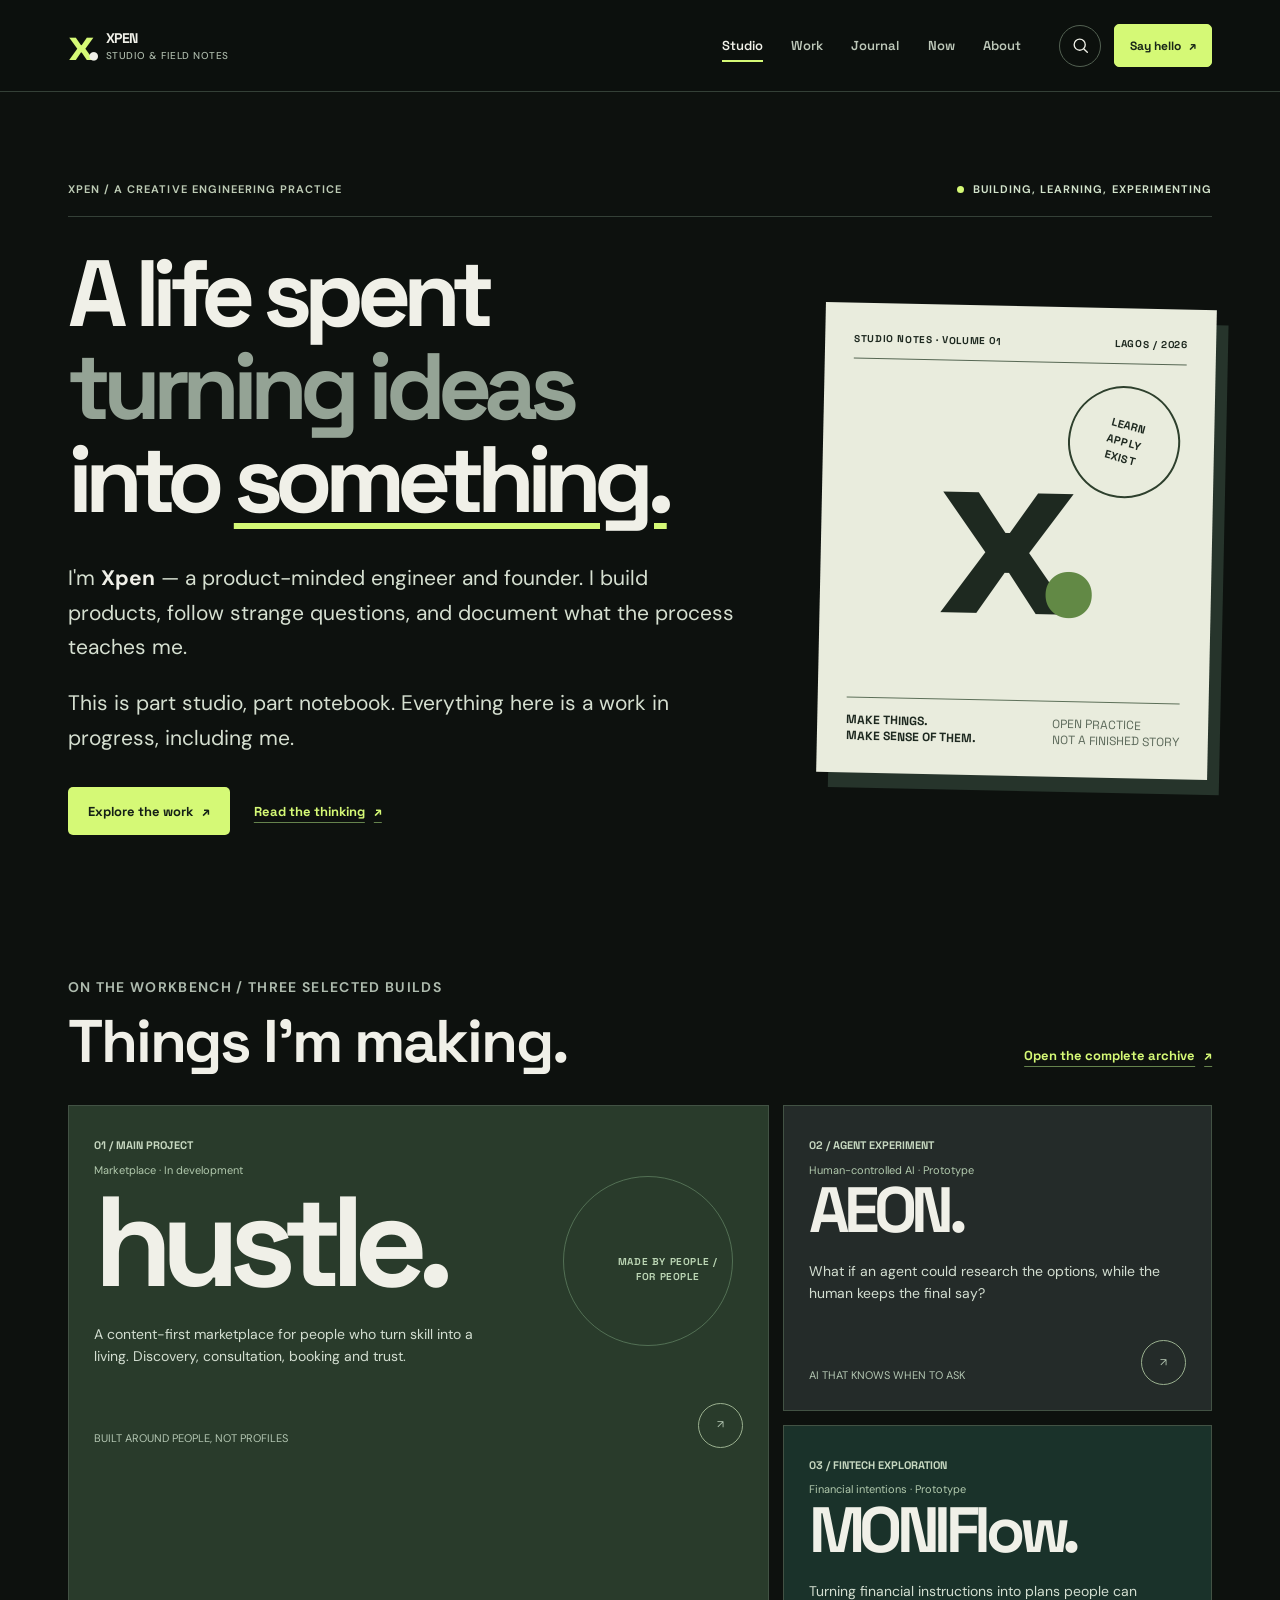
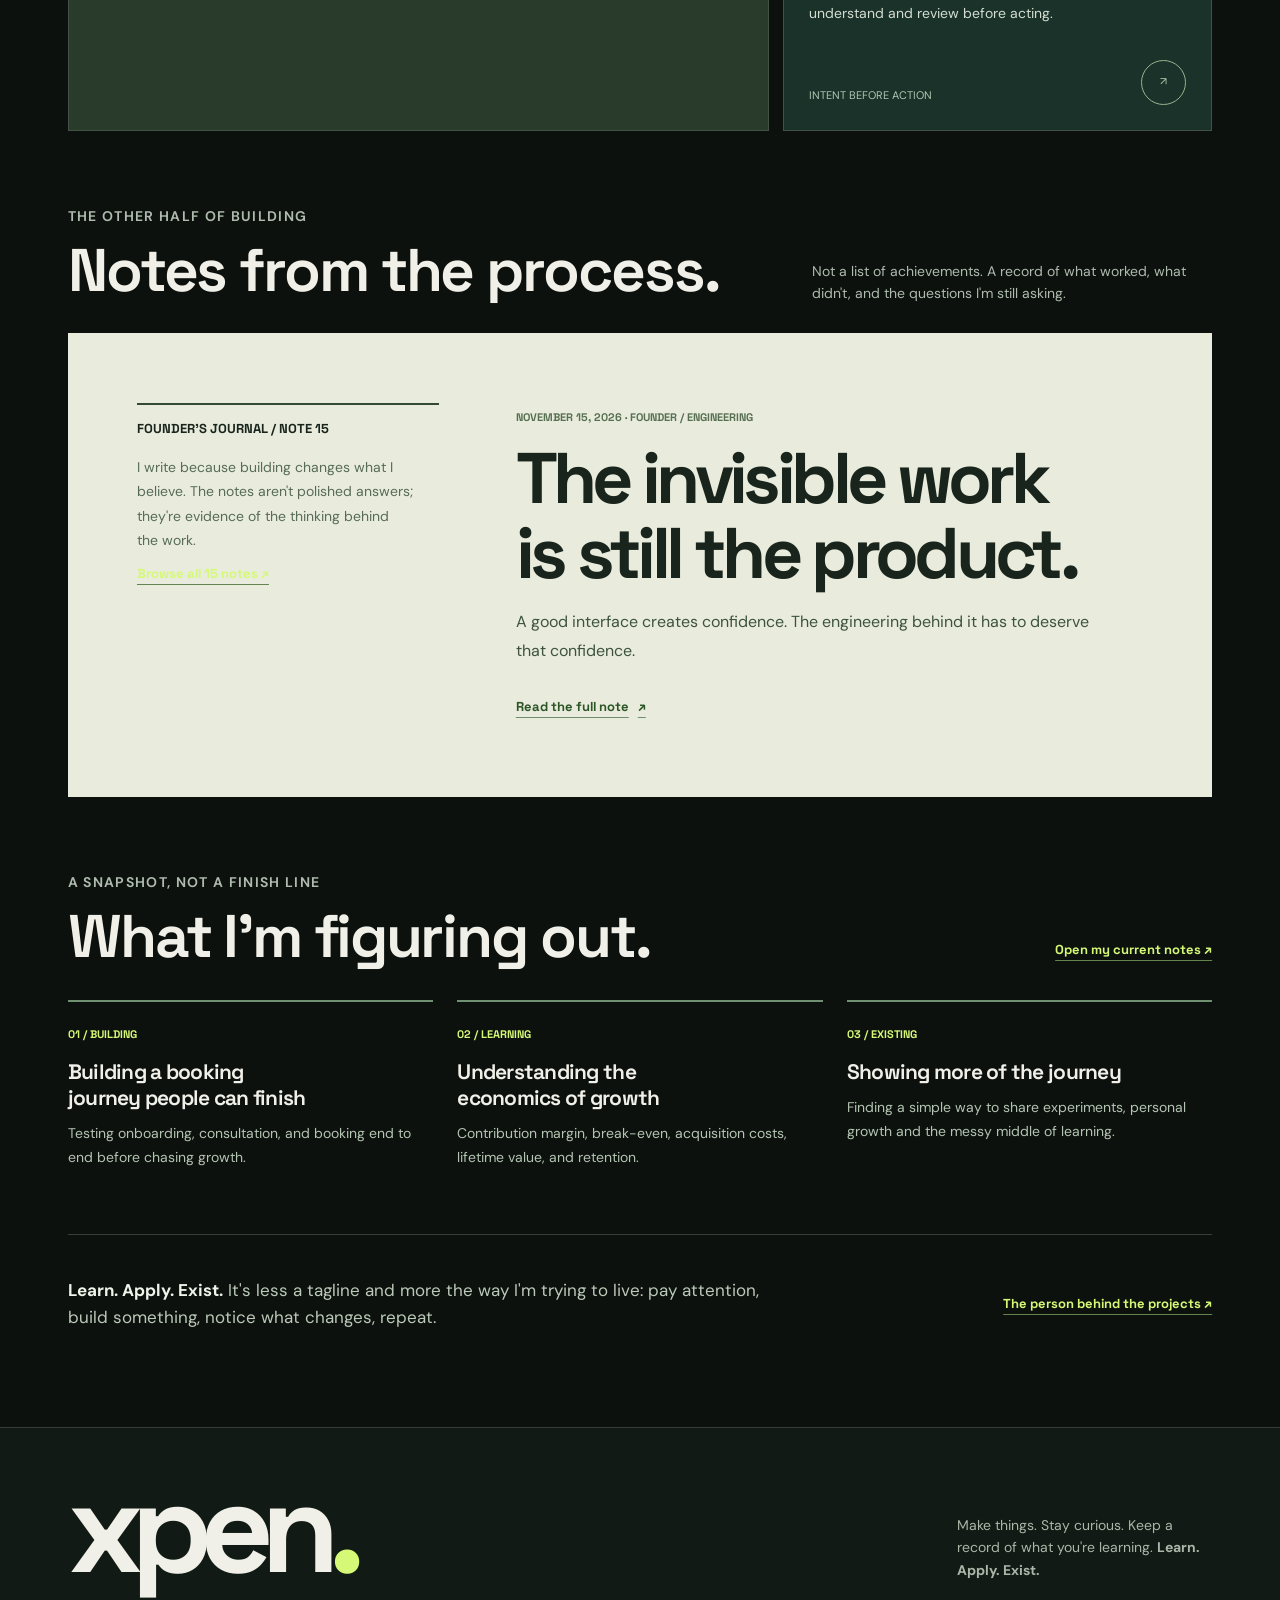
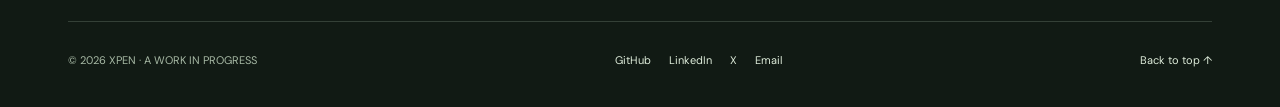
<file: portfolio-2026/index.html>
<!doctype html>
<html lang="en">
<head>
<meta charset="utf-8">
<meta name="viewport" content="width=device-width, initial-scale=1">
<meta name="theme-color" content="#0b100d">
<meta name="description" content="Explore Xpen's personal workspace: projects, founder's journal, what he is learning and the process behind each build.">
<meta property="og:type" content="website">
<meta property="og:title" content="Xpen — The Work, in Progress">
<meta property="og:description" content="Explore Xpen's personal workspace: projects, founder's journal, what he is learning and the process behind each build.">
<meta property="og:image" content="og-cover.svg">
<title>Xpen — The Work, in Progress</title>
<link rel="icon" type="image/svg+xml" href="favicon.svg">
<link rel="manifest" href="manifest.webmanifest">
<link rel="preconnect" href="https://fonts.googleapis.com">
<link rel="preconnect" href="https://fonts.gstatic.com" crossorigin>
<link href="https://fonts.googleapis.com/css2?family=DM+Sans:wght@400;500;600;700&family=Space+Grotesk:wght@400;500;600;700&display=swap" rel="stylesheet">

<link rel="stylesheet" href="workspace.css">
<link rel="stylesheet" href="studio.css">

<script src="workspace.js" defer></script>
<script src="studio-nav.js" defer></script>
<script>
  (function(){
    var s=document.createElement('script');s.src='https://tracker.metricool.com/resources/be.js';
    s.onload=function(){if(window.beTracker&&typeof window.beTracker.t==='function')window.beTracker.t({hash:"1f43660b56d4fd981dcc907d47ba6ca2"});};
    document.head.appendChild(s);
  })();
</script>
</head>
<body class="os-experience studio-experience overview-page">
<div id="top" aria-hidden="true"></div>
<a class="os-skip" href="#main">Skip to main content</a>
<header class="studio-header ">
  <div class="studio-header-inner">
    <a class="studio-brand" href="/" aria-label="Xpen Studio — home">
      <span class="studio-brand-icon">x<span>.</span></span>
      <span class="studio-brand-copy"><strong>XPEN</strong><small>STUDIO & FIELD NOTES</small></span>
    </a>
    <nav class="studio-navigation" id="studio-navigation" aria-label="Primary navigation">
      <a href="/" aria-current="page">Studio</a>
      <a href="/projects/" >Work</a>
      <a href="/journal/" >Journal</a>
      <a href="/now/" >Now</a>
      <a href="/about/" >About</a>
    </nav>
    <div class="studio-header-actions">
      <button type="button" id="os-search-trigger" class="studio-search" aria-label="Search projects and journal notes" title="Search (Ctrl+K)"><svg class="os-icon" viewBox="0 0 24 24" aria-hidden="true"><circle cx="11" cy="11" r="7"/><path d="m16.3 16.3 4.3 4.3"/></svg></button>
      <a class="studio-header-cta" href="mailto:ayomide.david.oladeji@gmail.com">Say hello <span aria-hidden="true">↗</span></a>
      <button type="button" class="studio-menu-toggle" id="studio-menu-toggle" aria-label="Open menu" aria-expanded="false" aria-controls="studio-navigation"><span></span><span></span></button>
    </div>
  </div>
</header>
<main class="os-content studio-main" id="main">

<section class="studio-hero" aria-labelledby="studio-intro">
  <div class="studio-hero-topline">
    <span class="studio-eyebrow">XPEN / A CREATIVE ENGINEERING PRACTICE</span>
    <span class="studio-eyebrow status">BUILDING, LEARNING, EXPERIMENTING</span>
  </div>
  <div class="studio-hero-layout">
    <div class="studio-hero-main">
      <h1 id="studio-intro">A life spent<br><span class="quiet">turning ideas</span><br>into <span class="underline">something.</span></h1>
      <div class="studio-hero-copy">
        <p class="intro">I'm <strong>Xpen</strong> — a product-minded engineer and founder. I build products, follow strange questions, and document what the process teaches me.</p>
        <p class="intro">This is part studio, part notebook. Everything here is a work in progress, including me.</p>
        <div class="studio-hero-actions">
          <a class="studio-action" href="/projects/">Explore the work <span aria-hidden="true">↗</span></a>
          <a class="studio-plain-link" href="/journal/">Read the thinking <span aria-hidden="true">↗</span></a>
        </div>
      </div>
    </div>
    <div class="studio-edition" role="img" aria-label="Typographic studio poster featuring the Xpen x. mark and the words Learn, Apply, Exist">
      <div class="studio-edition-top"><span>STUDIO NOTES · VOLUME 01</span><span>LAGOS / 2026</span></div>
      <div class="studio-edition-stamp">LEARN<br>APPLY<br>EXIST</div>
      <div class="studio-edition-center"><div class="studio-edition-monogram">x<span>.</span></div></div>
      <div class="studio-edition-bottom"><span>MAKE THINGS.<br>MAKE SENSE OF THEM.</span><span>OPEN PRACTICE<br>NOT A FINISHED STORY</span></div>
    </div>
  </div>
</section>

<section class="studio-section" id="work" aria-labelledby="featured-work-title">
  <div class="studio-section-heading">
    <div><p class="studio-eyebrow">ON THE WORKBENCH / THREE SELECTED BUILDS</p><h2 class="studio-section-title" id="featured-work-title">Things I'm making.</h2></div>
    <a class="studio-plain-link" href="/projects/">Open the complete archive <span aria-hidden="true">↗</span></a>
  </div>
  <div class="studio-feature-grid">
    <a class="studio-project featured" href="/projects/#inspect-hustle">
      <div><span class="project-index">01 / MAIN PROJECT</span><p class="project-type">Marketplace · In development</p></div>
      <div><h3 class="project-title">hustle.</h3><p class="project-summary">A content-first marketplace for people who turn skill into a living. Discovery, consultation, booking and trust.</p></div>
      <div class="project-bottom"><span>BUILT AROUND PEOPLE, NOT PROFILES</span><span class="project-arrow" aria-hidden="true">↗</span></div>
    </a>
    <a class="studio-project aeon" href="/projects/#inspect-aeon">
      <div><span class="project-index">02 / AGENT EXPERIMENT</span><p class="project-type">Human-controlled AI · Prototype</p></div>
      <div><h3 class="project-title">AEON.</h3><p class="project-summary">What if an agent could research the options, while the human keeps the final say?</p></div>
      <div class="project-bottom"><span>AI THAT KNOWS WHEN TO ASK</span><span class="project-arrow" aria-hidden="true">↗</span></div>
    </a>
    <a class="studio-project moni" href="/projects/#inspect-moniflow">
      <div><span class="project-index">03 / FINTECH EXPLORATION</span><p class="project-type">Financial intentions · Prototype</p></div>
      <div><h3 class="project-title">MONIFlow.</h3><p class="project-summary">Turning financial instructions into plans people can understand and review before acting.</p></div>
      <div class="project-bottom"><span>INTENT BEFORE ACTION</span><span class="project-arrow" aria-hidden="true">↗</span></div>
    </a>
  </div>
</section>

<section class="studio-section" id="notes" aria-labelledby="notes-heading">
  <div class="studio-section-heading">
    <div><p class="studio-eyebrow">THE OTHER HALF OF BUILDING</p><h2 class="studio-section-title" id="notes-heading">Notes from the process.</h2></div>
    <p>Not a list of achievements. A record of what worked, what didn't, and the questions I'm still asking.</p>
  </div>
  <div class="studio-journal-spread">
    <div class="studio-journal-spread-inner">
      <div class="studio-journal-label">FOUNDER'S JOURNAL / NOTE 15
        <p>I write because building changes what I believe. The notes aren't polished answers; they're evidence of the thinking behind the work.</p>
        <a class="studio-plain-link" href="/journal/">Browse all 15 notes ↗</a>
      </div>
      <div class="studio-journal-main">
        <span class="date">NOVEMBER 15, 2026 · FOUNDER / ENGINEERING</span>
        <h2>The invisible work is still the product.</h2>
        <p>A good interface creates confidence. The engineering behind it has to deserve that confidence.</p>
        <a class="studio-plain-link" href="/journal/#invisible-work-is-the-product">Read the full note <span aria-hidden="true">↗</span></a>
      </div>
    </div>
  </div>
</section>

<section class="studio-section" id="now" aria-labelledby="studio-now-heading">
  <div class="studio-section-heading">
    <div><p class="studio-eyebrow">A SNAPSHOT, NOT A FINISH LINE</p><h2 class="studio-section-title" id="studio-now-heading">What I'm figuring out.</h2></div>
    <a class="studio-plain-link" href="/now/">Open my current notes ↗</a>
  </div>
  <div class="studio-now-cards">
    <div class="studio-now-item"><small>01 / BUILDING</small><h3>Building a booking journey people can finish</h3><p>Testing onboarding, consultation, and booking end to end before chasing growth.</p></div>
    <div class="studio-now-item"><small>02 / LEARNING</small><h3>Understanding the economics of growth</h3><p>Contribution margin, break-even, acquisition costs, lifetime value, and retention.</p></div>
    <div class="studio-now-item"><small>03 / EXISTING</small><h3>Showing more of the journey</h3><p>Finding a simple way to share experiments, personal growth and the messy middle of learning.</p></div>
  </div>
  <div class="studio-letter">
    <p><strong>Learn. Apply. Exist.</strong> It's less a tagline and more the way I'm trying to live: pay attention, build something, notice what changes, repeat.</p>
    <a class="studio-plain-link" href="/about/">The person behind the projects ↗</a>
  </div>
</section>

</main>
<footer class="studio-footer">
  <div class="studio-footer-inner">
    <div class="studio-footer-top">
      <a class="studio-footer-name" href="/">xpen<span>.</span></a>
      <p class="studio-footer-note">Make things. Stay curious. Keep a record of what you're learning. <strong>Learn. Apply. Exist.</strong></p>
    </div>
    <div class="studio-footer-bottom">
      <span>© <span id="year">2026</span> XPEN · A WORK IN PROGRESS</span>
      <div class="socials">
        <a href="https://github.com/realxpen" target="_blank" rel="noopener noreferrer">GitHub</a>
        <a href="https://www.linkedin.com/in/xpenhimself/" target="_blank" rel="noopener noreferrer">LinkedIn</a>
        <a href="https://x.com/xpendesign" target="_blank" rel="noopener noreferrer">X</a>
        <a href="mailto:ayomide.david.oladeji@gmail.com">Email</a>
      </div>
      <a href="#top">Back to top ↑</a>
    </div>
  </div>
</footer>
<dialog class="os-command" id="os-command" aria-label="Search the Xpen workspace">
    <div class="os-command-head"><svg class="os-icon" viewBox="0 0 24 24" aria-hidden="true"><circle cx="11" cy="11" r="7"/><path d="m16.3 16.3 4.3 4.3"/></svg><input type="search" id="os-search-input" placeholder="Projects, notes, topics or pages…" autocomplete="off" aria-label="Search projects, journal entries and pages"/><button id="os-search-close" type="button">Esc</button></div>
    <div class="os-command-results" id="os-search-results"></div><div class="os-command-foot">Press ↑ or ↓ to navigate. Enter opens an item.</div>
  </dialog>
</body>
</html>
</file>
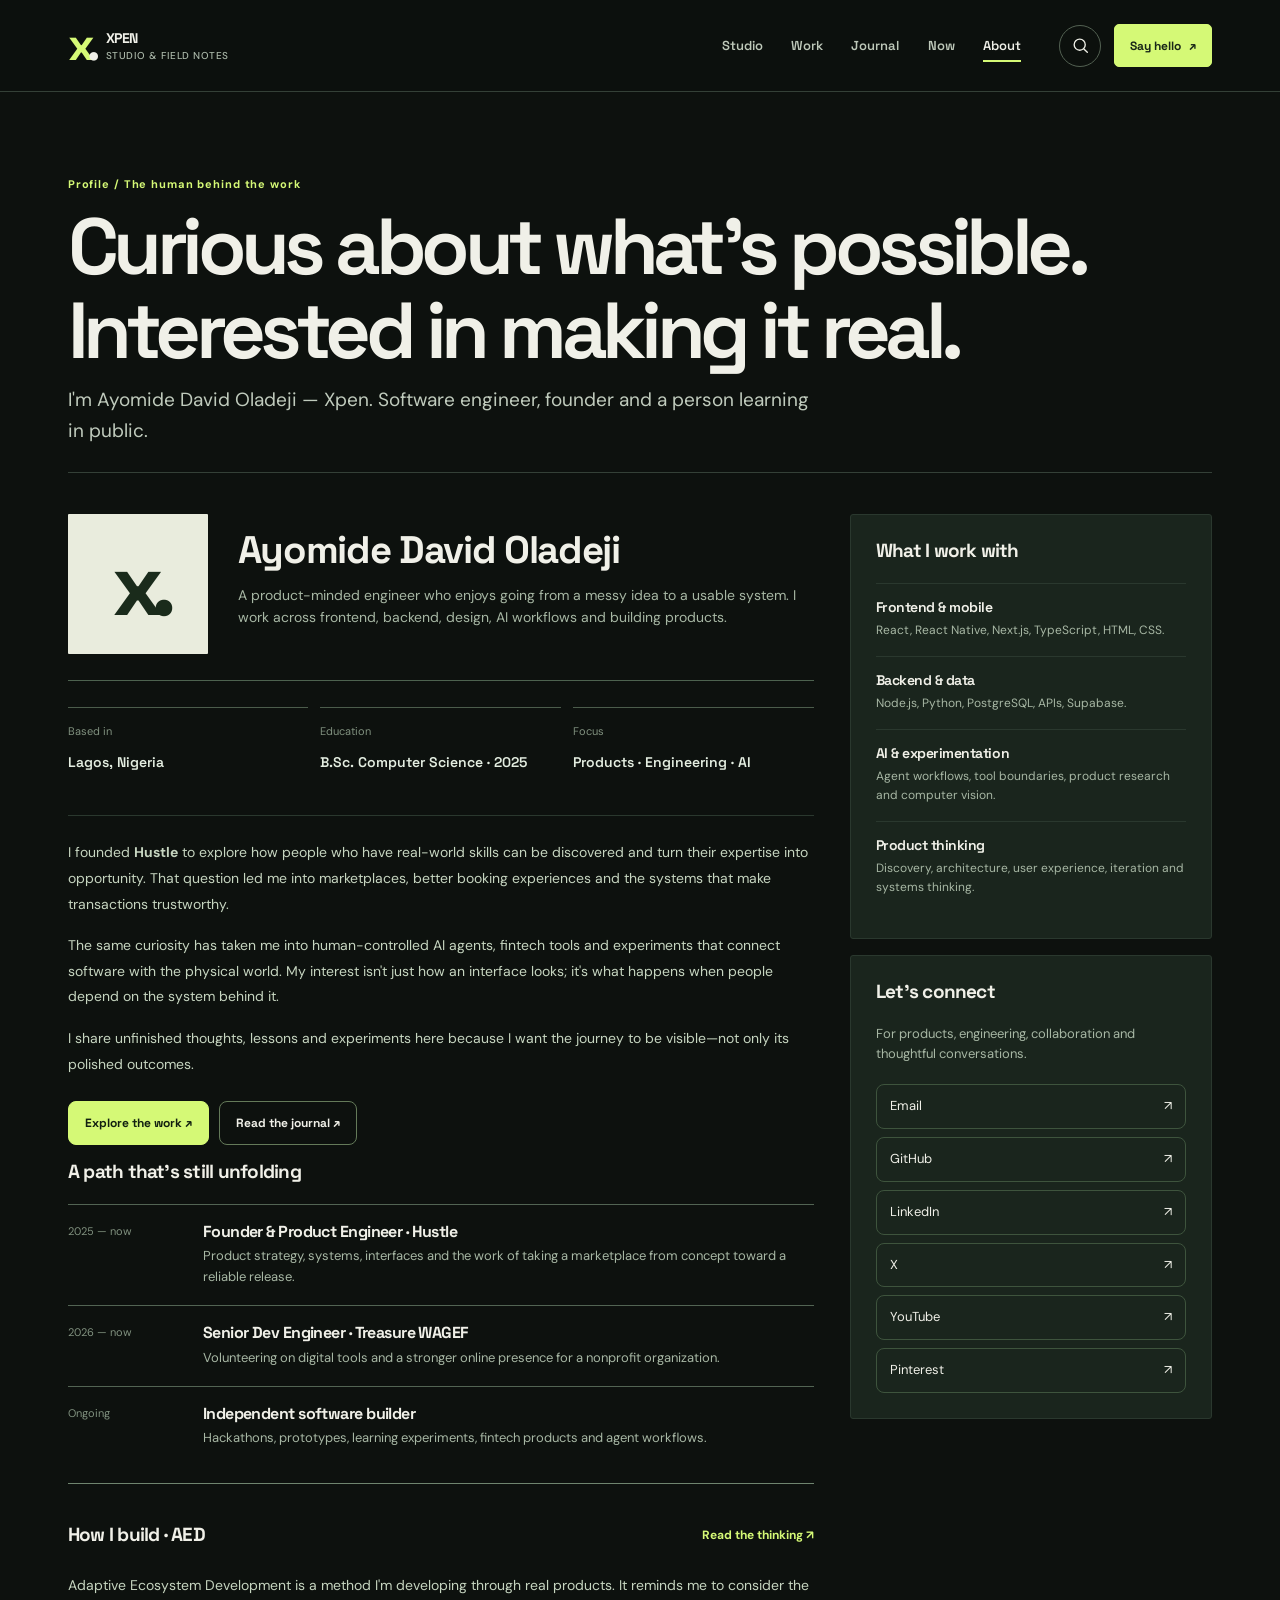
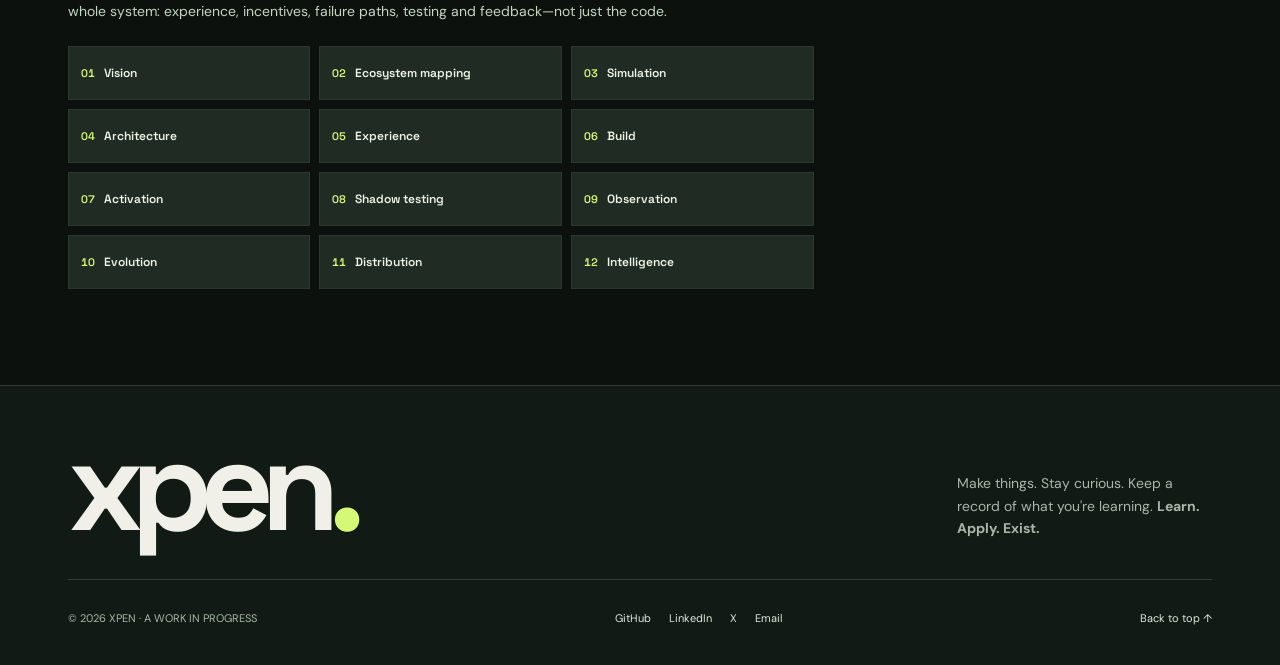
<file: portfolio-2026/about/index.html>
<!doctype html>
<html lang="en">
<head>
<meta charset="utf-8">
<meta name="viewport" content="width=device-width, initial-scale=1">
<meta name="theme-color" content="#0b100d">
<meta name="description" content="Meet Xpen (Ayomide David Oladeji): product-minded full-stack engineer and founder building Hustle and other products.">
<meta property="og:type" content="website">
<meta property="og:title" content="About — Xpen Personal Workspace">
<meta property="og:description" content="Meet Xpen (Ayomide David Oladeji): product-minded full-stack engineer and founder building Hustle and other products.">
<meta property="og:image" content="../og-cover.svg">
<title>About — Xpen Personal Workspace</title>
<link rel="icon" type="image/svg+xml" href="../favicon.svg">
<link rel="manifest" href="../manifest.webmanifest">
<link rel="preconnect" href="https://fonts.googleapis.com">
<link rel="preconnect" href="https://fonts.gstatic.com" crossorigin>
<link href="https://fonts.googleapis.com/css2?family=DM+Sans:wght@400;500;600;700&family=Space+Grotesk:wght@400;500;600;700&display=swap" rel="stylesheet">

<link rel="stylesheet" href="../workspace.css">
<link rel="stylesheet" href="../studio.css">

<script src="../workspace.js" defer></script>
<script src="../studio-nav.js" defer></script>
<script>
  (function(){
    var s=document.createElement('script');s.src='https://tracker.metricool.com/resources/be.js';
    s.onload=function(){if(window.beTracker&&typeof window.beTracker.t==='function')window.beTracker.t({hash:"1f43660b56d4fd981dcc907d47ba6ca2"});};
    document.head.appendChild(s);
  })();
</script>
</head>
<body class="os-experience studio-experience about-page">
<div id="top" aria-hidden="true"></div>
<a class="os-skip" href="#main">Skip to main content</a>
<header class="studio-header ">
  <div class="studio-header-inner">
    <a class="studio-brand" href="/" aria-label="Xpen Studio — home">
      <span class="studio-brand-icon">x<span>.</span></span>
      <span class="studio-brand-copy"><strong>XPEN</strong><small>STUDIO & FIELD NOTES</small></span>
    </a>
    <nav class="studio-navigation" id="studio-navigation" aria-label="Primary navigation">
      <a href="/" >Studio</a>
      <a href="/projects/" >Work</a>
      <a href="/journal/" >Journal</a>
      <a href="/now/" >Now</a>
      <a href="/about/" aria-current="page">About</a>
    </nav>
    <div class="studio-header-actions">
      <button type="button" id="os-search-trigger" class="studio-search" aria-label="Search projects and journal notes" title="Search (Ctrl+K)"><svg class="os-icon" viewBox="0 0 24 24" aria-hidden="true"><circle cx="11" cy="11" r="7"/><path d="m16.3 16.3 4.3 4.3"/></svg></button>
      <a class="studio-header-cta" href="mailto:ayomide.david.oladeji@gmail.com">Say hello <span aria-hidden="true">↗</span></a>
      <button type="button" class="studio-menu-toggle" id="studio-menu-toggle" aria-label="Open menu" aria-expanded="false" aria-controls="studio-navigation"><span></span><span></span></button>
    </div>
  </div>
</header>
<main class="os-content studio-main" id="main">
<div class="os-page-heading"><div><p class="os-eyebrow">Profile / The human behind the work</p><h1>Curious about what's possible.<br>Interested in making it real.</h1><p>I'm Ayomide David Oladeji — Xpen. Software engineer, founder and a person learning in public.</p></div></div>
<div class="os-two-column">
  <div>
    <section class="os-panel os-panel-pad"><div class="os-profile-top"><div class="os-monogram" aria-label="Xpen x. brand mark">x.</div><div><h2 style="font-size:clamp(24px,3vw,40px)">Ayomide David Oladeji</h2><p>A product-minded engineer who enjoys going from a messy idea to a usable system. I work across frontend, backend, design, AI workflows and building products.</p></div></div>
      <div class="os-fact-grid"><div class="os-fact"><small>Based in</small><strong>Lagos, Nigeria</strong></div><div class="os-fact"><small>Education</small><strong>B.Sc. Computer Science · 2025</strong></div><div class="os-fact"><small>Focus</small><strong>Products · Engineering · AI</strong></div></div>
      <div class="os-section-divider"></div>
      <div class="os-bio"><p>I founded <strong>Hustle</strong> to explore how people who have real-world skills can be discovered and turn their expertise into opportunity. That question led me into marketplaces, better booking experiences and the systems that make transactions trustworthy.</p><p>The same curiosity has taken me into human-controlled AI agents, fintech tools and experiments that connect software with the physical world. My interest isn't just how an interface looks; it's what happens when people depend on the system behind it.</p><p>I share unfinished thoughts, lessons and experiments here because I want the journey to be visible—not only its polished outcomes.</p></div>
      <div style="display:flex;flex-wrap:wrap;gap:10px;margin-top:24px"><a class="os-button primary" href="/projects/">Explore the work ↗</a><a class="os-button" href="/journal/">Read the journal ↗</a></div>
    </section>
    <section class="os-panel os-panel-pad" style="margin-top:16px"><div class="os-panel-head"><h2>A path that's still unfolding</h2></div>
      <div class="os-experience-list">
        <article><small>2025 — now</small><div><h3>Founder & Product Engineer · Hustle</h3><p>Product strategy, systems, interfaces and the work of taking a marketplace from concept toward a reliable release.</p></div></article>
        <article><small>2026 — now</small><div><h3>Senior Dev Engineer · Treasure WAGEF</h3><p>Volunteering on digital tools and a stronger online presence for a nonprofit organization.</p></div></article>
        <article><small>Ongoing</small><div><h3>Independent software builder</h3><p>Hackathons, prototypes, learning experiments, fintech products and agent workflows.</p></div></article>
      </div>
    </section>
    <section class="os-panel os-panel-pad os-method-card" style="margin-top:16px" aria-labelledby="aed-heading">
      <div class="os-panel-head"><h2 id="aed-heading">How I build · AED</h2><a href="/journal/#ecosystem-development">Read the thinking ↗</a></div>
      <p class="os-bio">Adaptive Ecosystem Development is a method I'm developing through real products. It reminds me to consider the whole system: experience, incentives, failure paths, testing and feedback—not just the code.</p>
      <ol class="os-method-list"><li><span>01</span><strong>Vision</strong></li><li><span>02</span><strong>Ecosystem mapping</strong></li><li><span>03</span><strong>Simulation</strong></li><li><span>04</span><strong>Architecture</strong></li><li><span>05</span><strong>Experience</strong></li><li><span>06</span><strong>Build</strong></li><li><span>07</span><strong>Activation</strong></li><li><span>08</span><strong>Shadow testing</strong></li><li><span>09</span><strong>Observation</strong></li><li><span>10</span><strong>Evolution</strong></li><li><span>11</span><strong>Distribution</strong></li><li><span>12</span><strong>Intelligence</strong></li></ol>
    </section>
  </div>
  <aside class="os-side-stack">
    <section class="os-panel os-panel-pad"><div class="os-panel-head"><h2>What I work with</h2></div>
      <div class="os-learning-item"><h3>Frontend & mobile</h3><p>React, React Native, Next.js, TypeScript, HTML, CSS.</p></div>
      <div class="os-learning-item"><h3>Backend & data</h3><p>Node.js, Python, PostgreSQL, APIs, Supabase.</p></div>
      <div class="os-learning-item"><h3>AI & experimentation</h3><p>Agent workflows, tool boundaries, product research and computer vision.</p></div>
      <div class="os-learning-item"><h3>Product thinking</h3><p>Discovery, architecture, user experience, iteration and systems thinking.</p></div>
    </section>
    <section class="os-panel os-panel-pad"><div class="os-panel-head"><h2>Let's connect</h2></div><p style="font-size:13px;color:var(--os-muted)">For products, engineering, collaboration and thoughtful conversations.</p>
      <div class="os-contact-list">
        <a href="mailto:ayomide.david.oladeji@gmail.com">Email <span aria-hidden="true">↗</span></a>
        <a href="https://github.com/realxpen" rel="noopener noreferrer" target="_blank">GitHub <span aria-hidden="true">↗</span></a>
        <a href="https://www.linkedin.com/in/xpenhimself/" rel="noopener noreferrer" target="_blank">LinkedIn <span aria-hidden="true">↗</span></a>
        <a href="https://x.com/xpendesign" rel="noopener noreferrer" target="_blank">X <span aria-hidden="true">↗</span></a>
        <a href="https://www.youtube.com/channel/UC5XNdyVibs5R7DssxVswN3g" rel="noopener noreferrer" target="_blank">YouTube <span aria-hidden="true">↗</span></a>
        <a href="https://www.pinterest.com/xpenhimself/" rel="noopener noreferrer" target="_blank">Pinterest <span aria-hidden="true">↗</span></a>
      </div>
    </section>
  </aside>
</div>
      
</main>
<footer class="studio-footer">
  <div class="studio-footer-inner">
    <div class="studio-footer-top">
      <a class="studio-footer-name" href="/">xpen<span>.</span></a>
      <p class="studio-footer-note">Make things. Stay curious. Keep a record of what you're learning. <strong>Learn. Apply. Exist.</strong></p>
    </div>
    <div class="studio-footer-bottom">
      <span>© <span id="year">2026</span> XPEN · A WORK IN PROGRESS</span>
      <div class="socials">
        <a href="https://github.com/realxpen" target="_blank" rel="noopener noreferrer">GitHub</a>
        <a href="https://www.linkedin.com/in/xpenhimself/" target="_blank" rel="noopener noreferrer">LinkedIn</a>
        <a href="https://x.com/xpendesign" target="_blank" rel="noopener noreferrer">X</a>
        <a href="mailto:ayomide.david.oladeji@gmail.com">Email</a>
      </div>
      <a href="#top">Back to top ↑</a>
    </div>
  </div>
</footer>
<dialog class="os-command" id="os-command" aria-label="Search the Xpen workspace">
    <div class="os-command-head"><svg class="os-icon" viewBox="0 0 24 24" aria-hidden="true"><circle cx="11" cy="11" r="7"/><path d="m16.3 16.3 4.3 4.3"/></svg><input type="search" id="os-search-input" placeholder="Projects, notes, topics or pages…" autocomplete="off" aria-label="Search projects, journal entries and pages"/><button id="os-search-close" type="button">Esc</button></div>
    <div class="os-command-results" id="os-search-results"></div><div class="os-command-foot">Press ↑ or ↓ to navigate. Enter opens an item.</div>
  </dialog>
</body>
</html>
</file>
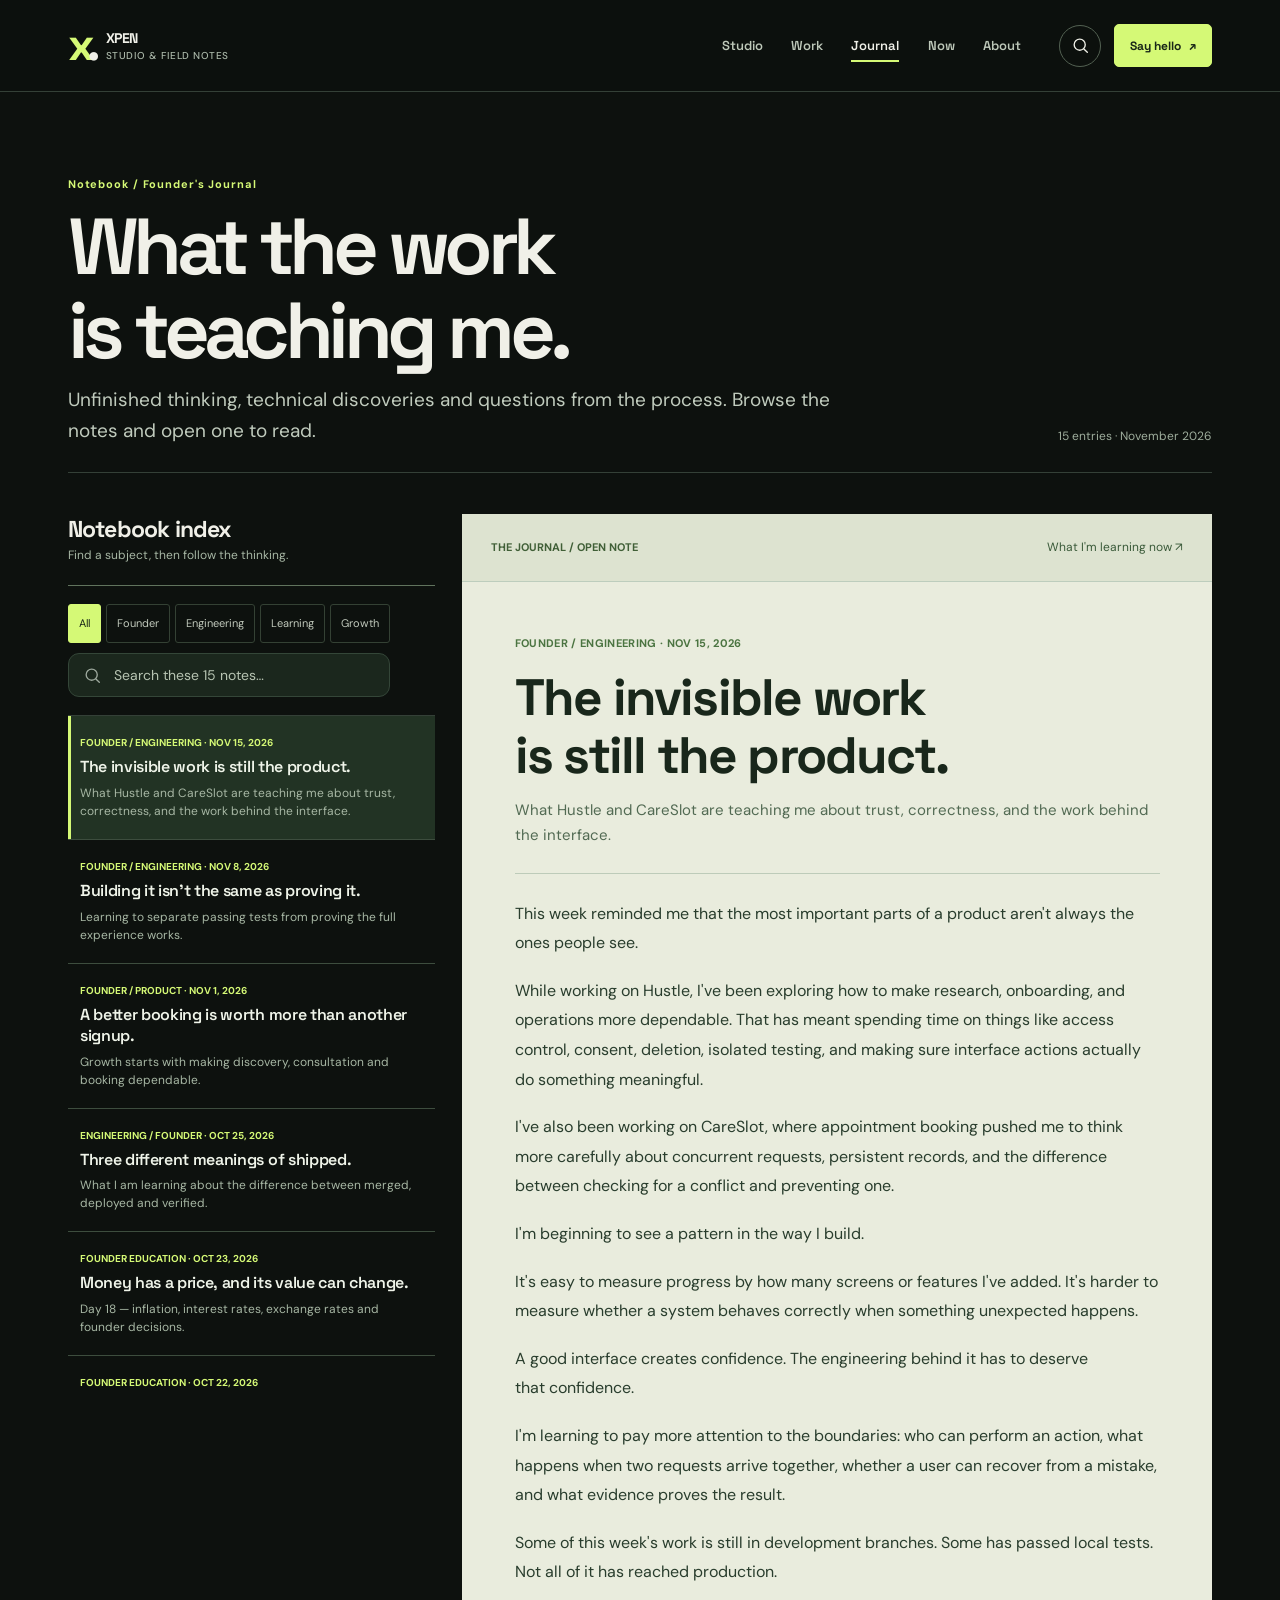
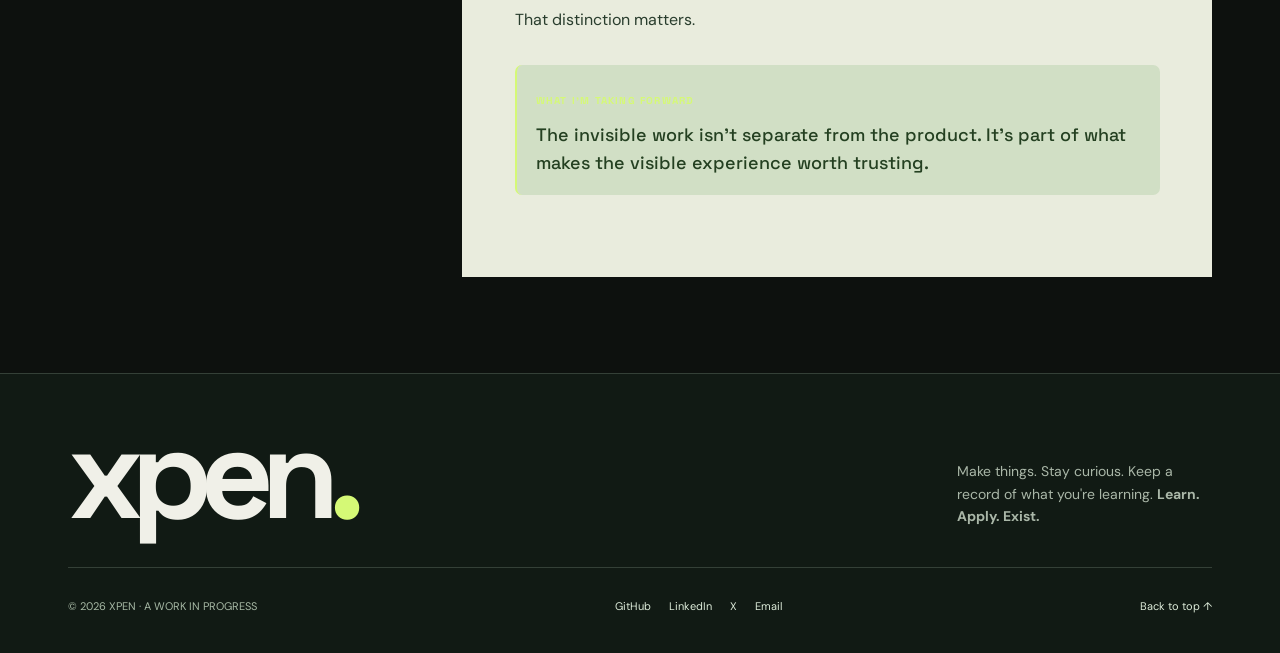
<file: portfolio-2026/journal/index.html>
<!doctype html>
<html lang="en">
<head>
<meta charset="utf-8">
<meta name="viewport" content="width=device-width, initial-scale=1">
<meta name="theme-color" content="#0b100d">
<meta name="description" content="The Founder's Journal: 15 notes on engineering, product decisions, business learning and personal growth.">
<meta property="og:type" content="website">
<meta property="og:title" content="Journal — Xpen Personal Workspace">
<meta property="og:description" content="The Founder's Journal: 15 notes on engineering, product decisions, business learning and personal growth.">
<meta property="og:image" content="../og-cover.svg">
<title>Journal — Xpen Personal Workspace</title>
<link rel="icon" type="image/svg+xml" href="../favicon.svg">
<link rel="manifest" href="../manifest.webmanifest">
<link rel="preconnect" href="https://fonts.googleapis.com">
<link rel="preconnect" href="https://fonts.gstatic.com" crossorigin>
<link href="https://fonts.googleapis.com/css2?family=DM+Sans:wght@400;500;600;700&family=Space+Grotesk:wght@400;500;600;700&display=swap" rel="stylesheet">
<link rel="stylesheet" href="../styles.css">
<link rel="stylesheet" href="../xpen-redesign.css">
<link rel="stylesheet" href="../ui-ux-polish.css">
<link rel="stylesheet" href="../workspace.css">
<link rel="stylesheet" href="../studio.css">
<script src="../journal.js" defer></script>
<script src="../workspace.js" defer></script>
<script src="../studio-nav.js" defer></script>
<script>
  (function(){
    var s=document.createElement('script');s.src='https://tracker.metricool.com/resources/be.js';
    s.onload=function(){if(window.beTracker&&typeof window.beTracker.t==='function')window.beTracker.t({hash:"1f43660b56d4fd981dcc907d47ba6ca2"});};
    document.head.appendChild(s);
  })();
</script>
</head>
<body class="os-experience studio-experience journal-page">
<div class="reading-progress" id="reading-progress" aria-hidden="true"></div>
<div id="top" aria-hidden="true"></div>
<a class="os-skip" href="#main">Skip to main content</a>
<header class="studio-header journal-header">
  <div class="studio-header-inner">
    <a class="studio-brand" href="/" aria-label="Xpen Studio — home">
      <span class="studio-brand-icon">x<span>.</span></span>
      <span class="studio-brand-copy"><strong>XPEN</strong><small>STUDIO & FIELD NOTES</small></span>
    </a>
    <nav class="studio-navigation" id="studio-navigation" aria-label="Primary navigation">
      <a href="/" >Studio</a>
      <a href="/projects/" >Work</a>
      <a href="/journal/" aria-current="page">Journal</a>
      <a href="/now/" >Now</a>
      <a href="/about/" >About</a>
    </nav>
    <div class="studio-header-actions">
      <button type="button" id="os-search-trigger" class="studio-search" aria-label="Search projects and journal notes" title="Search (Ctrl+K)"><svg class="os-icon" viewBox="0 0 24 24" aria-hidden="true"><circle cx="11" cy="11" r="7"/><path d="m16.3 16.3 4.3 4.3"/></svg></button>
      <a class="studio-header-cta" href="mailto:ayomide.david.oladeji@gmail.com">Say hello <span aria-hidden="true">↗</span></a>
      <button type="button" class="studio-menu-toggle" id="studio-menu-toggle" aria-label="Open menu" aria-expanded="false" aria-controls="studio-navigation"><span></span><span></span></button>
    </div>
  </div>
</header>
<main class="os-content studio-main" id="main">
<div class="os-page-heading">
  <div><p class="os-eyebrow">Notebook / Founder's Journal</p><h1>What the work is teaching me.</h1><p>Unfinished thinking, technical discoveries and questions from the process. Browse the notes and open one to read.</p></div>
  <span class="os-meta-text">15 entries · November 2026</span>
</div>
<section class="journal-entries-section" id="entries" aria-label="Founder's Journal entries">
  <div class="container">
    <div class="os-journal-workbench">
      <div class="os-note-browser">
        <div class="os-browser-head"><h2>Notebook index</h2><p>Find a subject, then follow the thinking.</p></div>
        <div class="journal-tools">
          <div class="journal-filter" role="group" aria-label="Filter journal notes">
            <button class="journal-filter-btn active" type="button" data-topic="all" aria-pressed="true">All</button>
            <button class="journal-filter-btn" type="button" data-topic="founder" aria-pressed="false">Founder</button>
            <button class="journal-filter-btn" type="button" data-topic="engineering" aria-pressed="false">Engineering</button>
            <button class="journal-filter-btn" type="button" data-topic="learning" aria-pressed="false">Learning</button>
            <button class="journal-filter-btn" type="button" data-topic="growth" aria-pressed="false">Growth</button>
          </div>
          <label class="journal-search-label" for="journal-search"><svg class="os-icon" viewBox="0 0 24 24" aria-hidden="true"><circle cx="11" cy="11" r="7"/><path d="m16.3 16.3 4.3 4.3"/></svg><input type="search" id="journal-search" placeholder="Search these 15 notes…" autocomplete="off"></label>
        </div>
        <p class="visually-hidden" id="journal-status" role="status" aria-live="polite">Showing all 15 notes</p>
        <div class="os-note-catalog" id="os-note-catalog" aria-label="Journal note index"></div>
        <div class="journal-entry-list">
          <details class="journal-entry" data-topic="founder" id="invisible-work-is-the-product" data-search="the invisible work is still the product. founder engineering november 15 2026 this week reminded me that the most important parts of a product aren&#39;t always the ones people see. while working on hustle, i&#39;ve been exploring how to make research, onboarding, and operations more dependable. that has meant spending time on things like access control, consent, deletion, isolated testing, and making sure interface actions actually do something meaningful. i&#39;ve also been working on careslot, where appointment booking pushed me to think more carefully about concurrent requests, persistent records, and the difference between checking for a conflict and preventing one. i&#39;m beginning to see a pattern in the way i build. it&#39;s easy to measure progress by how many screens or features i&#39;ve added. it&#39;s harder to measure whether a system behaves correctly when something unexpected happens. a good interface creates confidence. the engineering behind it has to deserve that confidence. i&#39;m learning to pay more attention to the boundaries: who can perform an action, what happens when two requests arrive together, whether a user can recover from a mistake, and what evidence proves the result. some of this week&#39;s work is still in development branches. some has passed local tests. not all of it has reached production. that distinction matters. what i&#39;m taking forward the invisible work isn&#39;t separate from the product. it&#39;s part of what makes the visible experience worth trusting.">
            <summary class="journal-summary">
              <span class="journal-entry-num">15</span>
              <span class="journal-entry-heading"><span class="journal-entry-category">FOUNDER / ENGINEERING <i>·</i> NOV 15, 2026</span><strong>The invisible work is still the product.</strong><span class="journal-entry-intro">What Hustle and CareSlot are teaching me about trust, correctness, and the work behind the interface.</span></span>
              <span class="journal-entry-toggle" aria-hidden="true">+</span>
            </summary>
            <div class="journal-entry-body"><p>This week reminded me that the most important parts of a product aren&#39;t always the ones people see.</p><p>While working on Hustle, I&#39;ve been exploring how to make research, onboarding, and operations more dependable. That has meant spending time on things like access control, consent, deletion, isolated testing, and making sure interface actions actually do something meaningful.</p><p>I&#39;ve also been working on CareSlot, where appointment booking pushed me to think more carefully about concurrent requests, persistent records, and the difference between checking for a conflict and preventing one.</p><p>I&#39;m beginning to see a pattern in the way I build.</p><p>It&#39;s easy to measure progress by how many screens or features I&#39;ve added. It&#39;s harder to measure whether a system behaves correctly when something unexpected happens.</p><p>A good interface creates confidence. The engineering behind it has to deserve that confidence.</p><p>I&#39;m learning to pay more attention to the boundaries: who can perform an action, what happens when two requests arrive together, whether a user can recover from a mistake, and what evidence proves the result.</p><p>Some of this week&#39;s work is still in development branches. Some has passed local tests. Not all of it has reached production.</p><p>That distinction matters.</p><div class="journal-question"><span>WHAT I'M TAKING FORWARD</span><p>The invisible work isn&#39;t separate from the product. It&#39;s part of what makes the visible experience worth trusting.</p></div></div>
          </details>

          <details class="journal-entry" data-topic="founder" id="building-isnt-proving" data-search="building it isn&#39;t the same as proving it. founder engineering november 8 2026 this week, i&#39;ve been thinking about the distance between writing software and knowing that it works. while building hustle, i&#39;ve been working through creator onboarding, permissions, private media, and the infrastructure needed to support them. some changes passed automated tests. others reached preview environments. but i kept encountering another question: can someone actually complete the intended journey, safely and reliably? a feature can be implemented without being ready. a deployment can succeed without proving the user experience. a system can pass isolated tests while still needing verification across its real dependencies. i&#39;m learning to treat those distinctions seriously. i&#39;m also beginning to appreciate how much of product engineering happens outside the visible interface. authorization, data isolation, recovery, configuration, and deployment reliability all influence whether people can trust a product. for hustle, that means resisting the temptation to keep adding features before the existing experience is dependable. i want to build products that work beyond demonstrations. my next challenge is turning the engineering progress into verified experiences, one complete journey at a time. what i&#39;m taking forward a feature isn&#39;t finished because i can show it. it&#39;s finished when i can demonstrate that it works under the conditions it was designed for.">
            <summary class="journal-summary">
              <span class="journal-entry-num">14</span>
              <span class="journal-entry-heading"><span class="journal-entry-category">FOUNDER / ENGINEERING <i>·</i> NOV 8, 2026</span><strong>Building it isn&#39;t the same as proving it.</strong><span class="journal-entry-intro">Learning to separate passing tests from proving the full experience works.</span></span>
              <span class="journal-entry-toggle" aria-hidden="true">+</span>
            </summary>
            <div class="journal-entry-body"><p>This week, I&#39;ve been thinking about the distance between writing software and knowing that it works.</p><p>While building Hustle, I&#39;ve been working through creator onboarding, permissions, private media, and the infrastructure needed to support them.</p><p>Some changes passed automated tests. Others reached preview environments. But I kept encountering another question: can someone actually complete the intended journey, safely and reliably?</p><p>A feature can be implemented without being ready. A deployment can succeed without proving the user experience. A system can pass isolated tests while still needing verification across its real dependencies.</p><p>I&#39;m learning to treat those distinctions seriously.</p><p>I&#39;m also beginning to appreciate how much of product engineering happens outside the visible interface. Authorization, data isolation, recovery, configuration, and deployment reliability all influence whether people can trust a product.</p><p>For Hustle, that means resisting the temptation to keep adding features before the existing experience is dependable.</p><p>I want to build products that work beyond demonstrations.</p><p>My next challenge is turning the engineering progress into verified experiences, one complete journey at a time.</p><p><strong>What I'm taking forward:</strong> A feature isn&#39;t finished because I can show it. It&#39;s finished when I can demonstrate that it works under the conditions it was designed for.</p></div>
          </details>

          <details class="journal-entry" data-topic="founder" id="better-booking-before-signups" data-search="a better booking is worth more than another signup. founder product november 1 2026 i&#39;ve been thinking about what growth actually means for hustle. it&#39;s tempting to keep adding features and finding more people to try the platform. but what happens after someone discovers a professional? can they understand the service, ask the right questions, and complete a booking without unnecessary friction? this week, the engineering work moved forward across onboarding, authentication, booking operations, and test-only payment journeys. some improvements are merged into preview branches, but the complete experience still needs more verification. i&#39;m learning that having a feature isn&#39;t the same as making it useful. my next priority is improving the journey people already need before chasing bigger numbers. learn. apply. exist.">
            <summary class="journal-summary">
              <span class="journal-entry-num">13</span>
              <span class="journal-entry-heading"><span class="journal-entry-category">FOUNDER / PRODUCT <i>·</i> NOV 1, 2026</span><strong>A better booking is worth more than another signup.</strong><span class="journal-entry-intro">Growth starts with making discovery, consultation and booking dependable.</span></span>
              <span class="journal-entry-toggle" aria-hidden="true">+</span>
            </summary>
            <div class="journal-entry-body"><p>I&#39;ve been thinking about what growth actually means for Hustle.</p><p>It&#39;s tempting to keep adding features and finding more people to try the platform. But what happens after someone discovers a professional? Can they understand the service, ask the right questions, and complete a booking without unnecessary friction?</p><p>This week, the engineering work moved forward across onboarding, authentication, booking operations, and test-only payment journeys. Some improvements are merged into preview branches, but the complete experience still needs more verification.</p><p>I&#39;m learning that having a feature isn&#39;t the same as making it useful.</p><p>My next priority is improving the journey people already need before chasing bigger numbers.</p><p>Learn. Apply. Exist.</p></div>
          </details>

          <details class="journal-entry" data-topic="engineering" id="three-different-meanings-of-shipped" data-search="three different meanings of shipped. engineering founder october 25 2026. this week, i kept returning to a simple question: when can i really say something is ready? i made progress across hustle and moniflow. consultation and booking journeys became more connected, sandbox financial experiences became easier to test, and the iphone previews moved closer to the way i want people to experience these products. but the unfinished parts taught me just as much. a deployment can succeed while a final verification fails. a feature can be merged while the environment it depends on still needs work. i&#39;m learning to separate writing the code, deploying the system, and proving that the complete experience works. each deserves its own evidence. i still believe in moving quickly. i just want speed to produce something dependable—not something that only looks finished. my next step is to close the remaining testing gaps and keep documenting what actually works, what doesn&#39;t, and what changes because of it. question i&#39;m sitting with: how do i build faster without losing confidence in what i&#39;m shipping? learn. apply. exist.">
            <summary class="journal-summary">
              <span class="journal-entry-num">12</span>
              <span class="journal-entry-heading"><span class="journal-entry-category">ENGINEERING / FOUNDER <i>·</i> OCT 25, 2026</span><strong>Three different meanings of shipped.</strong><span class="journal-entry-intro">What I am learning about the difference between merged, deployed and verified.</span></span>
              <span class="journal-entry-toggle" aria-hidden="true">+</span>
            </summary>
            <div class="journal-entry-body"><p>This week, I kept returning to a simple question: when can I really say something is ready?</p><p>I made progress across Hustle and MONIFlow. Consultation and booking journeys became more connected, sandbox financial experiences became easier to test, and the iPhone previews moved closer to the way I want people to experience these products.</p><p>But the unfinished parts taught me just as much. A deployment can succeed while a final verification fails. A feature can be merged while the environment it depends on still needs work.</p><p>I&#39;m learning to separate writing the code, deploying the system, and proving that the complete experience works. Each deserves its own evidence.</p><p>I still believe in moving quickly. I just want speed to produce something dependable—not something that only looks finished.</p><p>My next step is to close the remaining testing gaps and keep documenting what actually works, what doesn&#39;t, and what changes because of it.</p><div class="journal-question"><span>QUESTION I'M SITTING WITH</span><p>How do I build faster without losing confidence in what I&#39;m shipping?</p></div><p>Learn. Apply. Exist.</p></div>
          </details>

          <details class="journal-entry" data-topic="learning" id="day-18-inflation-interest-exchange" data-search="day 18 founder business fundamentals inflation interest rates exchange rates purchasing power financial decisions">
            <summary class="journal-summary"><span class="journal-entry-num">11</span><span class="journal-entry-heading"><span class="journal-entry-category">FOUNDER EDUCATION <i>·</i> OCT 23, 2026</span><strong>Money has a price, and its value can change.</strong><span class="journal-entry-intro">Day 18 — inflation, interest rates, exchange rates and founder decisions.</span></span><span class="journal-entry-toggle" aria-hidden="true">+</span></summary>
            <div class="journal-entry-body"><p>Day 18 challenged how I think about money. Having the same naira balance does not mean I can afford the same things. Inflation can reduce purchasing power even when the amount in my account has not changed.</p><p>I learned to separate the interest charged on a loan from the total repayment. On a simple one-year ₦2 million loan at 15%, the interest is ₦300,000, while the total repayment is ₦2.3 million. I confused those numbers at first and corrected it through practice.</p><p>Exchange rates matter just as much to businesses. If a $400 monthly cost moves from ₦1,250/$ to ₦1,500/$, the naira cost increases from ₦500,000 to ₦600,000 without any change to the dollar price.</p><p>My takeaway is practical: before borrowing, investing in equipment, or raising prices, I need to investigate cash flow, costs, customer demand, contribution margins and alternatives. I finished the Day 18 assessment with 4/4. Learn. Apply. Exist.</p></div>
          </details>
          <details class="journal-entry" data-topic="learning" id="day-17-productivity-development" data-search="day 17 productivity institutions south korea vietnam nigeria economic development skills infrastructure markets contracts">
            <summary class="journal-summary"><span class="journal-entry-num">10</span><span class="journal-entry-heading"><span class="journal-entry-category">FOUNDER EDUCATION <i>·</i> OCT 22, 2026</span><strong>Growth is more than working harder.</strong><span class="journal-entry-intro">Day 17 — productivity, economic institutions and the conditions for development.</span></span><span class="journal-entry-toggle" aria-hidden="true">+</span></summary>
            <div class="journal-entry-body"><p>Day 17 was about why some countries and businesses become more productive and prosperous. I learned that output can grow through better skills, tools and systems, not just more working hours.</p><p>I practised the numbers too: increasing production from 200 to 300 units with the same inputs is a 50% increase, not 150%. Understanding the difference between the new total and the increase matters.</p><p>South Korea and Vietnam gave me examples of how education, productive industries, investment and access to international markets can support development. Strong institutions—such as clear property rights and reliable contract enforcement—help create an environment in which people are willing to invest.</p><p>I also took a founder lesson from the exercises: investigate the actual bottleneck. If electricity outages stop production, another machine may not fix the problem. I completed the final assessment with 3.5/4. Learn. Apply. Exist.</p></div>
          </details>
          <details class="journal-entry" data-topic="learning" id="day-16-company-ownership" data-search="day 16 founder company governance ownership shares equity dilution vesting separate legal entity control board">
            <summary class="journal-summary"><span class="journal-entry-num">09</span><span class="journal-entry-heading"><span class="journal-entry-category">FOUNDER EDUCATION <i>·</i> OCT 20, 2026</span><strong>Owning a company is not owning its wallet.</strong><span class="journal-entry-intro">Day 16 — separate legal identity, shares, dilution, vesting and control.</span></span><span class="journal-entry-toggle" aria-hidden="true">+</span></summary>
            <div class="journal-entry-body"><p>Day 16 corrected an assumption I had about ownership. Even if I own 100% of a company, its bank balance and assets do not automatically become my personal property. A company has a separate legal identity.</p><p>I learned how issuing new shares can dilute ownership. If I own all 1,000 existing shares and the company issues 250 new ones to another investor, I still own 1,000 shares—but that is now 80% of the total.</p><p>We also studied founder vesting. Under a simple four-year straight-line schedule, a cofounder allocated 40% might vest 20 percentage points after two years, subject to the actual agreement.</p><p>My takeaway: share ownership, day-to-day management and board authority are related, but different. They need clear rules before a team starts making major decisions. I passed the final assessment with 3/3. Learn. Apply. Exist.</p></div>
          </details>
          <details class="journal-entry" data-topic="engineering" id="building-is-half-the-work" data-search="building the feature is only half the work. this week reminded me that writing code and delivering a working experience are two different achievements. i made progress on hustle&#39;s booking and mobile experiences, continued building moniflow&#39;s financial workspace, and launched a portfolio that can evolve alongside my work. but the most useful lessons came from the things that weren&#39;t finished. a recovery test failed. some deployment paths still need verification. features that pass automated checks still need to prove themselves in real user journeys. i&#39;m learning to measure progress differently. a merged pull request matters, but so does knowing what remains untested, what could fail, and what must happen before a product is ready for people. i still want to move quickly. i&#39;m becoming more deliberate about knowing when something is genuinely ready."><summary class="journal-summary"><span class="journal-entry-num">08</span><span class="journal-entry-heading"><span class="journal-entry-category">ENGINEERING / FOUNDER <i>·</i> OCT 18, 2026</span><strong>Building the feature is only half the work.</strong><span class="journal-entry-intro">What this week taught me about shipping, reliability and the last mile.</span></span><span class="journal-entry-toggle" aria-hidden="true">+</span></summary><div class="journal-entry-body"><p>This week reminded me that writing code and delivering a working experience are two different achievements.</p><p>I made progress on Hustle&#39;s booking and mobile experiences, continued building MONIFlow&#39;s financial workspace, and launched a portfolio that can evolve alongside my work.</p><p>But the most useful lessons came from the things that weren&#39;t finished. A recovery test failed. Some deployment paths still need verification. Features that pass automated checks still need to prove themselves in real user journeys.</p><p>I&#39;m learning to measure progress differently. A merged pull request matters, but so does knowing what remains untested, what could fail, and what must happen before a product is ready for people.</p><p>I still want to move quickly. I&#39;m becoming more deliberate about knowing when something is genuinely ready.</p></div></details>
          <details class="journal-entry" data-topic="founder" id="marketplace-is-trust" data-search="a marketplace is more than a list of services. what building hustle is teaching me about trust, discovery and real opportunity. founder with hustle, i started from a simple observation: skilled people often have the ability to do great work but not an equally good way to be discovered, trusted and hired. a directory can show names. it cannot, by itself, show how someone works, how reliable they are or whether an opportunity is a good fit. that is why i keep returning to content-first discovery. seeing the process behind someone&#39;s skill can be more useful than reading a generic service description. but attention is only the beginning. if discovery doesn&#39;t lead naturally to conversation, booking, clear expectations and payment, a marketplace has not solved the hard part. i am also learning to think about distribution earlier. people already spend time on platforms like x, instagram and tiktok. the challenge isn&#39;t to pretend those networks do not exist. it is to make the path from discovery elsewhere to a useful action inside hustle feel natural. this is still an active product hypothesis, not a finished victory. i want to validate it with real people, real constraints and behavior—not just a beautiful demo.">
            <summary class="journal-summary">
              <span class="journal-entry-num">01</span>
              <span class="journal-entry-heading"><span class="journal-entry-category">FOUNDER'S JOURNAL <i>·</i> 4 MIN READ</span><strong>A marketplace is more than a list of services.</strong><span class="journal-entry-intro">What building Hustle is teaching me about trust, discovery and real opportunity.</span></span>
              <span class="journal-entry-toggle" aria-hidden="true">+</span>
            </summary>
            <div class="journal-entry-body"><p>With Hustle, I started from a simple observation: skilled people often have the ability to do great work but not an equally good way to be discovered, trusted and hired. A directory can show names. It cannot, by itself, show how someone works, how reliable they are or whether an opportunity is a good fit.</p><p>That is why I keep returning to content-first discovery. Seeing the process behind someone&#39;s skill can be more useful than reading a generic service description. But attention is only the beginning. If discovery doesn&#39;t lead naturally to conversation, booking, clear expectations and payment, a marketplace has not solved the hard part.</p><p>I am also learning to think about distribution earlier. People already spend time on platforms like X, Instagram and TikTok. The challenge isn&#39;t to pretend those networks do not exist. It is to make the path from discovery elsewhere to a useful action inside Hustle feel natural.</p><p>This is still an active product hypothesis, not a finished victory. I want to validate it with real people, real constraints and behavior—not just a beautiful demo.</p><div class="journal-question"><span>QUESTION I'M SITTING WITH</span><p>How can a skilled person&#39;s work become the strongest proof of their value, without adding friction for the client?</p></div><a class="journal-back" href="#entries">Back to all notes ↑</a></div>
          </details>
          <details class="journal-entry" data-topic="engineering" id="agents-and-approval" data-search="a good ai agent should know when to ask. from aeon to sabi and moniflow, autonomy means little without clear boundaries. engineering working on aeon, sabi and moniflow keeps bringing me back to one engineering decision: an assistant can do plenty of useful preparation without being allowed to make every final decision. an agent can interpret a goal, compare options, prepare a shopping plan, contact a provider through an approved workflow or map a financial intention into steps. but the consequences of a purchase, payment or real-world contact deserve explicit permission and a visible record of what will happen. i am exploring systems where an ai model proposes, while deterministic code enforces the rules: budgets, state transitions, approvals, evidence and safe execution boundaries. that separation is less dramatic than saying an agent can do everything on its own—but much more useful for products people might actually trust. the lesson for me is to design the approval experience as a product feature, not an inconvenient pop-up. users should understand what an agent knows, what it has done and what it is waiting for.">
            <summary class="journal-summary">
              <span class="journal-entry-num">02</span>
              <span class="journal-entry-heading"><span class="journal-entry-category">ENGINEERING NOTE <i>·</i> 3 MIN READ</span><strong>A good AI agent should know when to ask.</strong><span class="journal-entry-intro">From AEON to SABI and MONIFlow, autonomy means little without clear boundaries.</span></span>
              <span class="journal-entry-toggle" aria-hidden="true">+</span>
            </summary>
            <div class="journal-entry-body"><p>Working on AEON, SABI and MONIFlow keeps bringing me back to one engineering decision: an assistant can do plenty of useful preparation without being allowed to make every final decision.</p><p>An agent can interpret a goal, compare options, prepare a shopping plan, contact a provider through an approved workflow or map a financial intention into steps. But the consequences of a purchase, payment or real-world contact deserve explicit permission and a visible record of what will happen.</p><p>I am exploring systems where an AI model proposes, while deterministic code enforces the rules: budgets, state transitions, approvals, evidence and safe execution boundaries. That separation is less dramatic than saying an agent can do everything on its own—but much more useful for products people might actually trust.</p><p>The lesson for me is to design the approval experience as a product feature, not an inconvenient pop-up. Users should understand what an agent knows, what it has done and what it is waiting for.</p><div class="journal-question"><span>QUESTION I'M SITTING WITH</span><p>What should an agent be allowed to prepare automatically—and what should always remain a human decision?</p></div><a class="journal-back" href="#entries">Back to all notes ↑</a></div>
          </details>
          <details class="journal-entry" data-topic="learning" id="ship-vs-build" data-search="building something isn&#39;t the same as shipping it. hackathons, ci failures and deployment fixes are teaching me to care about the last mile. learning i like the early stage of a project: taking an ambitious idea, finding a shape for it and creating the first working experience. hackathons have made that loop faster. they have also exposed a different kind of work: getting the thing to run reliably outside my own machine. a working screen is not enough. deployment paths, build environments, mobile edge cases, integration contracts, repeatable tests and clear setup instructions determine whether someone else can use what i made. i am learning to treat the last mile as part of the design. in recent builds, i&#39;ve had to revisit ci failures, mobile controls and the boundary between what a demo can show and what has actually been verified. those aren&#39;t side quests. they are evidence about the quality of the product. my goal is not to stop experimenting quickly. it is to make fast experiments more trustworthy: smaller checkpoints, clearer claims, better verification and less magic hidden behind the interface.">
            <summary class="journal-summary">
              <span class="journal-entry-num">03</span>
              <span class="journal-entry-heading"><span class="journal-entry-category">LEARNING LOG <i>·</i> 3 MIN READ</span><strong>Building something isn&#39;t the same as shipping it.</strong><span class="journal-entry-intro">Hackathons, CI failures and deployment fixes are teaching me to care about the last mile.</span></span>
              <span class="journal-entry-toggle" aria-hidden="true">+</span>
            </summary>
            <div class="journal-entry-body"><p>I like the early stage of a project: taking an ambitious idea, finding a shape for it and creating the first working experience. Hackathons have made that loop faster. They have also exposed a different kind of work: getting the thing to run reliably outside my own machine.</p><p>A working screen is not enough. Deployment paths, build environments, mobile edge cases, integration contracts, repeatable tests and clear setup instructions determine whether someone else can use what I made.</p><p>I am learning to treat the last mile as part of the design. In recent builds, I&#39;ve had to revisit CI failures, mobile controls and the boundary between what a demo can show and what has actually been verified. Those aren&#39;t side quests. They are evidence about the quality of the product.</p><p>My goal is not to stop experimenting quickly. It is to make fast experiments more trustworthy: smaller checkpoints, clearer claims, better verification and less magic hidden behind the interface.</p><div class="journal-question"><span>QUESTION I'M SITTING WITH</span><p>What would have to be true for a stranger to use this without me standing beside them?</p></div><a class="journal-back" href="#entries">Back to all notes ↑</a></div>
          </details>
          <details class="journal-entry" data-topic="engineering" id="physical-world-memory" data-search="what if physical spaces had version history? rewind and sentinel are experiments in remembering, comparing and verifying the real world. engineering software gives us logs, commits and databases. physical environments usually leave us with scattered photos, notes and a human&#39;s memory of what changed. projects like rewind and sentinel are my attempts to explore a different model: take an observation, preserve a meaningful representation, compare it to a later one, and make the difference explainable. the interesting part isn&#39;t only identifying objects. it&#39;s the relationship between a previous state, the current state and the action someone can take. i keep coming back to evidence. if an ai system stops mentioning a problem, that doesn&#39;t prove the problem was fixed. a later observation and a comparison are better grounds for a conclusion. these are experiments, and environmental perception has real limitations. but the broader idea continues to interest me: intelligence becomes more useful when it remembers enough context to explain its own claims.">
            <summary class="journal-summary">
              <span class="journal-entry-num">04</span>
              <span class="journal-entry-heading"><span class="journal-entry-category">ENGINEERING NOTE <i>·</i> 3 MIN READ</span><strong>What if physical spaces had version history?</strong><span class="journal-entry-intro">REWIND and SENTINEL are experiments in remembering, comparing and verifying the real world.</span></span>
              <span class="journal-entry-toggle" aria-hidden="true">+</span>
            </summary>
            <div class="journal-entry-body"><p>Software gives us logs, commits and databases. Physical environments usually leave us with scattered photos, notes and a human&#39;s memory of what changed.</p><p>Projects like REWIND and SENTINEL are my attempts to explore a different model: take an observation, preserve a meaningful representation, compare it to a later one, and make the difference explainable. The interesting part isn&#39;t only identifying objects. It&#39;s the relationship between a previous state, the current state and the action someone can take.</p><p>I keep coming back to evidence. If an AI system stops mentioning a problem, that doesn&#39;t prove the problem was fixed. A later observation and a comparison are better grounds for a conclusion.</p><p>These are experiments, and environmental perception has real limitations. But the broader idea continues to interest me: intelligence becomes more useful when it remembers enough context to explain its own claims.</p><div class="journal-question"><span>QUESTION I'M SITTING WITH</span><p>How do we make AI observations useful over time without pretending perception is certainty?</p></div><a class="journal-back" href="#entries">Back to all notes ↑</a></div>
          </details>
          <details class="journal-entry" data-topic="founder" id="money-is-trust" data-search="in fintech, reliability is part of the interface. swifna and moniflow are reminding me that the invisible systems matter most. founder designing a payment experience makes it tempting to focus on the fast path: choose a service, confirm, done. but financial software is defined just as much by the moments when something does not go as planned. working through swifna&#39;s utility-payment flows and moniflow&#39;s human-approved money plans has pushed me to think about transaction states, provider responses, verification, refunds, retry behavior and clear user feedback. a great button cannot make up for an uncertain outcome. i&#39;m learning that trustworthy fintech is the meeting point of understandable interfaces and careful backend rules. the system should never confidently claim money moved when it only knows a request was sent. some parts of these products remain in development or prototype form. that distinction matters to me: a financial demo should explain what is simulated, what is integrated and what has actually been validated.">
            <summary class="journal-summary">
              <span class="journal-entry-num">05</span>
              <span class="journal-entry-heading"><span class="journal-entry-category">FOUNDER'S JOURNAL <i>·</i> 3 MIN READ</span><strong>In fintech, reliability is part of the interface.</strong><span class="journal-entry-intro">SWIFNA and MONIFlow are reminding me that the invisible systems matter most.</span></span>
              <span class="journal-entry-toggle" aria-hidden="true">+</span>
            </summary>
            <div class="journal-entry-body"><p>Designing a payment experience makes it tempting to focus on the fast path: choose a service, confirm, done. But financial software is defined just as much by the moments when something does not go as planned.</p><p>Working through SWIFNA&#39;s utility-payment flows and MONIFlow&#39;s human-approved money plans has pushed me to think about transaction states, provider responses, verification, refunds, retry behavior and clear user feedback. A great button cannot make up for an uncertain outcome.</p><p>I&#39;m learning that trustworthy fintech is the meeting point of understandable interfaces and careful backend rules. The system should never confidently claim money moved when it only knows a request was sent.</p><p>Some parts of these products remain in development or prototype form. That distinction matters to me: a financial demo should explain what is simulated, what is integrated and what has actually been validated.</p><div class="journal-question"><span>QUESTION I'M SITTING WITH</span><p>How can the interface be honest and reassuring even when the network, partner or transaction is uncertain?</p></div><a class="journal-back" href="#entries">Back to all notes ↑</a></div>
          </details>
          <details class="journal-entry" data-topic="growth" id="growth-beyond-code" data-search="i&#39;m trying to become better than my next build. a note on learning, communication, consistency and growing outside engineering. growth i spend a lot of time thinking about software, but i don&#39;t want every measure of growth to be a repository or a launch. learning to explain a complex idea simply, listen carefully, ask better questions and keep promises matters just as much when you&#39;re building with people. i&#39;ve been making space for small learning sessions outside my usual technical work: psychology, history, communication, creative thinking and personal reflection. some days, progress is an experiment that works. other days, it is understanding why an assumption was wrong. my work in sales, travel services and volunteering has helped shape this perspective. technology doesn&#39;t exist in isolation; it meets people who have competing priorities, limited time and understandable doubts. i want to become the kind of founder who can build, communicate, learn from evidence, stay curious and keep showing up. there is no finish line on that one.">
            <summary class="journal-summary">
              <span class="journal-entry-num">06</span>
              <span class="journal-entry-heading"><span class="journal-entry-category">PERSONAL GROWTH <i>·</i> 3 MIN READ</span><strong>I&#39;m trying to become better than my next build.</strong><span class="journal-entry-intro">A note on learning, communication, consistency and growing outside engineering.</span></span>
              <span class="journal-entry-toggle" aria-hidden="true">+</span>
            </summary>
            <div class="journal-entry-body"><p>I spend a lot of time thinking about software, but I don&#39;t want every measure of growth to be a repository or a launch. Learning to explain a complex idea simply, listen carefully, ask better questions and keep promises matters just as much when you&#39;re building with people.</p><p>I&#39;ve been making space for small learning sessions outside my usual technical work: psychology, history, communication, creative thinking and personal reflection. Some days, progress is an experiment that works. Other days, it is understanding why an assumption was wrong.</p><p>My work in sales, travel services and volunteering has helped shape this perspective. Technology doesn&#39;t exist in isolation; it meets people who have competing priorities, limited time and understandable doubts.</p><p>I want to become the kind of founder who can build, communicate, learn from evidence, stay curious and keep showing up. There is no finish line on that one.</p><div class="journal-question"><span>QUESTION I'M SITTING WITH</span><p>What did I learn this week that would still matter if I wasn&#39;t writing code?</p></div><a class="journal-back" href="#entries">Back to all notes ↑</a></div>
          </details>
          <details class="journal-entry" data-topic="learning" id="ecosystem-development" data-search="why i&#39;m developing my own way of building. adaptive ecosystem development is my evolving attempt to connect experience, systems and feedback. learning as projects get more complex, it becomes easy to rush from a promising idea into implementation. i&#39;ve been developing an approach i call adaptive ecosystem development, or aed, to remind myself to look at the whole system. the twelve cycles move from vision and ecosystem mapping through simulation, architecture and experience design, into building, activation, observation and evolution. it is a method i am refining through actual products, not a universal rule i expect everyone to adopt. a core lesson is that experience should inform implementation, and a running system should inform the next decision. that means considering the people, incentives, interfaces, failure paths and feedback loops around a feature—not just its code. i don&#39;t know whether aed will remain in exactly this form. i do know why i started it: i want a more deliberate way to move quickly without losing the bigger picture.">
            <summary class="journal-summary">
              <span class="journal-entry-num">07</span>
              <span class="journal-entry-heading"><span class="journal-entry-category">LEARNING LOG <i>·</i> 4 MIN READ</span><strong>Why I&#39;m developing my own way of building.</strong><span class="journal-entry-intro">Adaptive Ecosystem Development is my evolving attempt to connect experience, systems and feedback.</span></span>
              <span class="journal-entry-toggle" aria-hidden="true">+</span>
            </summary>
            <div class="journal-entry-body"><p>As projects get more complex, it becomes easy to rush from a promising idea into implementation. I&#39;ve been developing an approach I call Adaptive Ecosystem Development, or AED, to remind myself to look at the whole system.</p><p>The twelve cycles move from vision and ecosystem mapping through simulation, architecture and experience design, into building, activation, observation and evolution. It is a method I am refining through actual products, not a universal rule I expect everyone to adopt.</p><p>A core lesson is that experience should inform implementation, and a running system should inform the next decision. That means considering the people, incentives, interfaces, failure paths and feedback loops around a feature—not just its code.</p><p>I don&#39;t know whether AED will remain in exactly this form. I do know why I started it: I want a more deliberate way to move quickly without losing the bigger picture.</p><div class="journal-question"><span>QUESTION I'M SITTING WITH</span><p>Which assumptions should I test before I commit to an architecture?</p></div><a class="journal-back" href="#entries">Back to all notes ↑</a></div>
          </details>
        </div>
        
        <div id="journal-no-results" class="journal-no-results" hidden><h3>No notes found.</h3><p>Try another topic or search term.</p><button type="button" id="journal-clear" class="os-button">Clear filters</button></div>
      </div>
      <section class="os-note-reader" aria-label="Selected journal article">
        <div class="os-reader-cover"><span>THE JOURNAL / OPEN NOTE</span><a href="/now/">What I'm learning now ↗</a></div>
        <div class="os-reader-text" id="os-reader-text"><div class="os-reader-blank"><strong>Pick a note.</strong><p>Choose an entry from the index to read it here.</p></div></div>
      </section>
    </div>
  </div>
</section>
      
</main>
<footer class="studio-footer">
  <div class="studio-footer-inner">
    <div class="studio-footer-top">
      <a class="studio-footer-name" href="/">xpen<span>.</span></a>
      <p class="studio-footer-note">Make things. Stay curious. Keep a record of what you're learning. <strong>Learn. Apply. Exist.</strong></p>
    </div>
    <div class="studio-footer-bottom">
      <span>© <span id="year">2026</span> XPEN · A WORK IN PROGRESS</span>
      <div class="socials">
        <a href="https://github.com/realxpen" target="_blank" rel="noopener noreferrer">GitHub</a>
        <a href="https://www.linkedin.com/in/xpenhimself/" target="_blank" rel="noopener noreferrer">LinkedIn</a>
        <a href="https://x.com/xpendesign" target="_blank" rel="noopener noreferrer">X</a>
        <a href="mailto:ayomide.david.oladeji@gmail.com">Email</a>
      </div>
      <a href="#top">Back to top ↑</a>
    </div>
  </div>
</footer>
<dialog class="os-command" id="os-command" aria-label="Search the Xpen workspace">
    <div class="os-command-head"><svg class="os-icon" viewBox="0 0 24 24" aria-hidden="true"><circle cx="11" cy="11" r="7"/><path d="m16.3 16.3 4.3 4.3"/></svg><input type="search" id="os-search-input" placeholder="Projects, notes, topics or pages…" autocomplete="off" aria-label="Search projects, journal entries and pages"/><button id="os-search-close" type="button">Esc</button></div>
    <div class="os-command-results" id="os-search-results"></div><div class="os-command-foot">Press ↑ or ↓ to navigate. Enter opens an item.</div>
  </dialog>
</body>
</html>
</file>
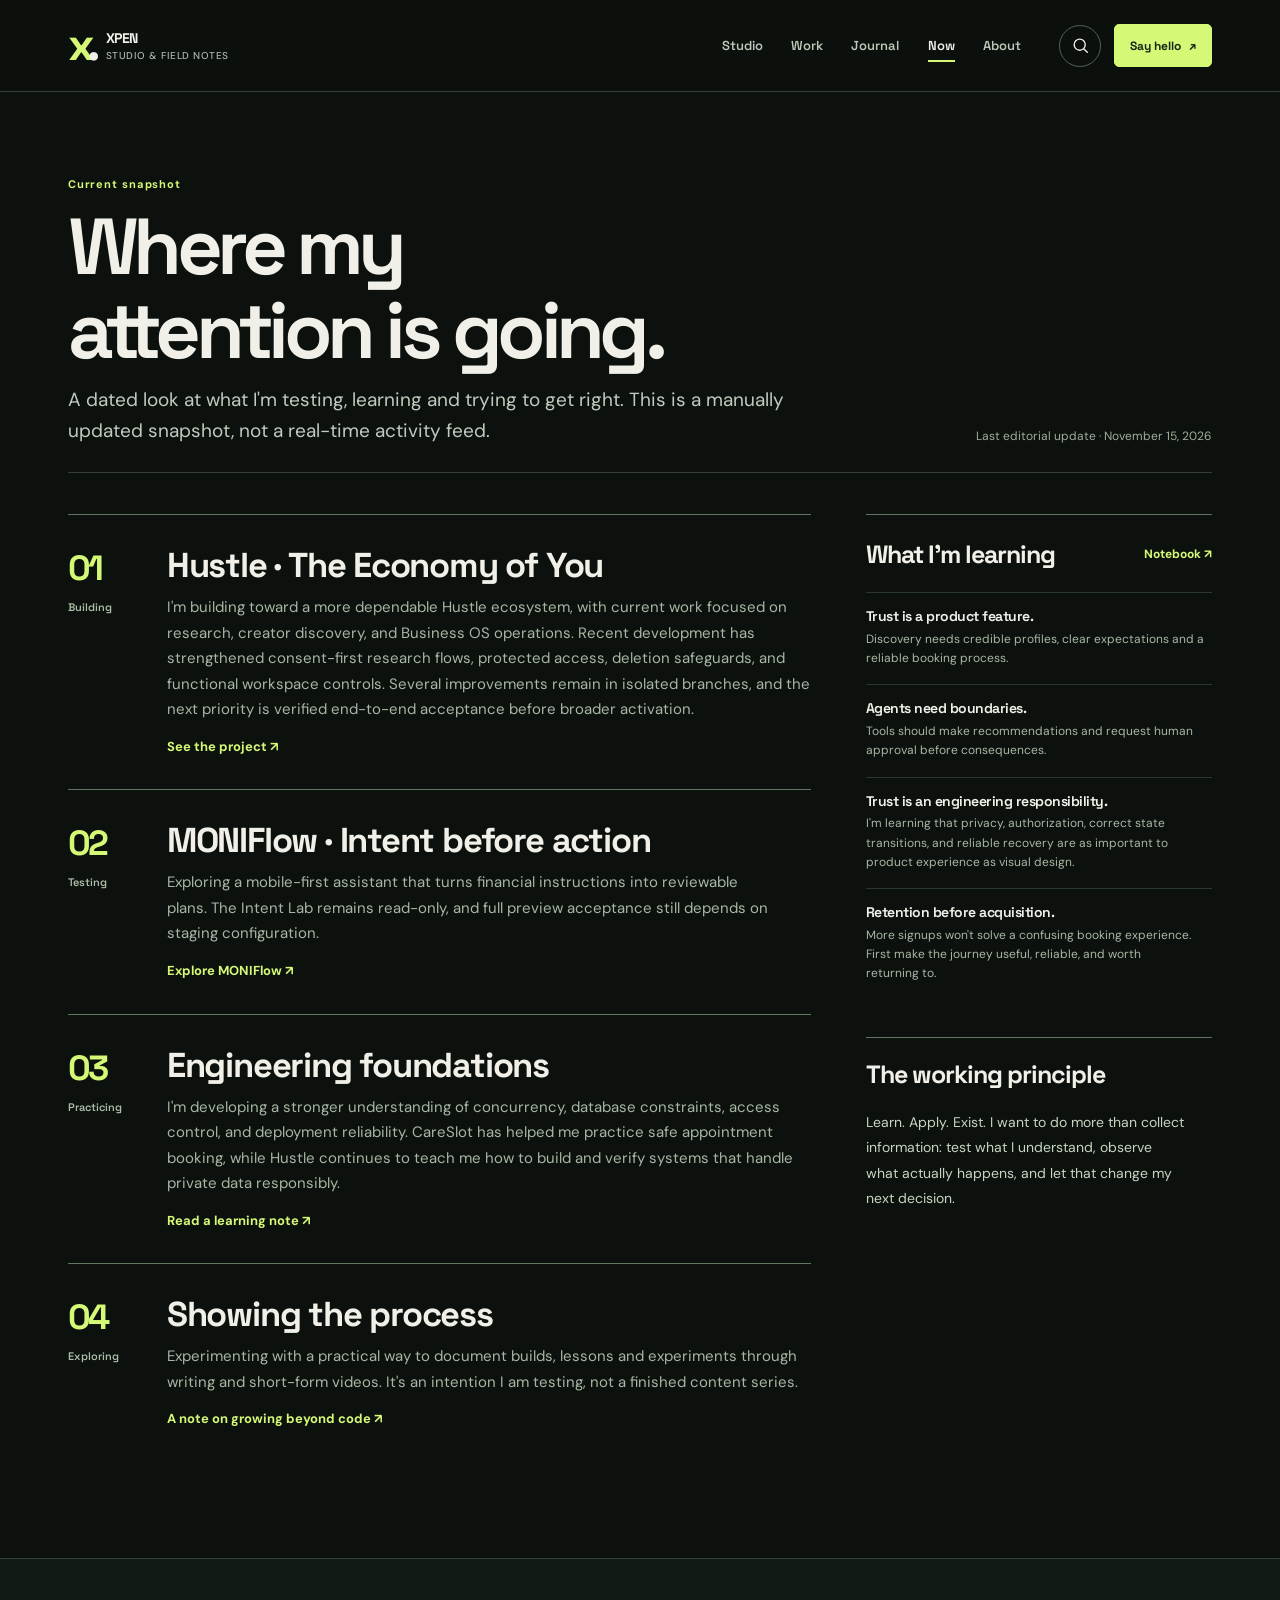
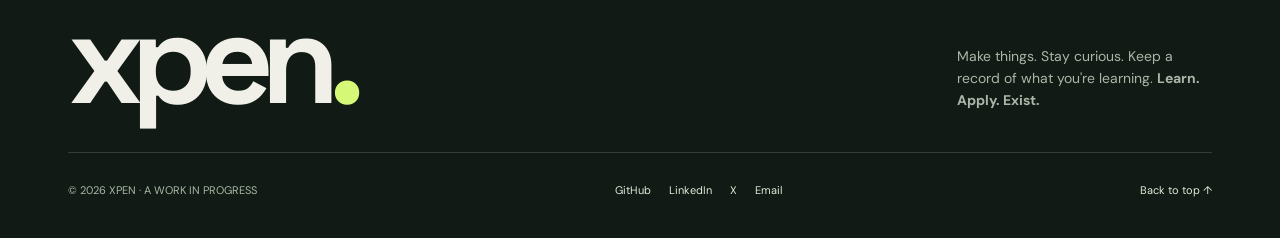
<file: portfolio-2026/now/index.html>
<!doctype html>
<html lang="en">
<head>
<meta charset="utf-8">
<meta name="viewport" content="width=device-width, initial-scale=1">
<meta name="theme-color" content="#0b100d">
<meta name="description" content="What Xpen is working on and learning, from Hustle and MONIFlow to engineering and documentation.">
<meta property="og:type" content="website">
<meta property="og:title" content="Now — Xpen Personal Workspace">
<meta property="og:description" content="What Xpen is working on and learning, from Hustle and MONIFlow to engineering and documentation.">
<meta property="og:image" content="../og-cover.svg">
<title>Now — Xpen Personal Workspace</title>
<link rel="icon" type="image/svg+xml" href="../favicon.svg">
<link rel="manifest" href="../manifest.webmanifest">
<link rel="preconnect" href="https://fonts.googleapis.com">
<link rel="preconnect" href="https://fonts.gstatic.com" crossorigin>
<link href="https://fonts.googleapis.com/css2?family=DM+Sans:wght@400;500;600;700&family=Space+Grotesk:wght@400;500;600;700&display=swap" rel="stylesheet">

<link rel="stylesheet" href="../workspace.css">
<link rel="stylesheet" href="../studio.css">

<script src="../workspace.js" defer></script>
<script src="../studio-nav.js" defer></script>
<script>
  (function(){
    var s=document.createElement('script');s.src='https://tracker.metricool.com/resources/be.js';
    s.onload=function(){if(window.beTracker&&typeof window.beTracker.t==='function')window.beTracker.t({hash:"1f43660b56d4fd981dcc907d47ba6ca2"});};
    document.head.appendChild(s);
  })();
</script>
</head>
<body class="os-experience studio-experience now-page">
<div id="top" aria-hidden="true"></div>
<a class="os-skip" href="#main">Skip to main content</a>
<header class="studio-header ">
  <div class="studio-header-inner">
    <a class="studio-brand" href="/" aria-label="Xpen Studio — home">
      <span class="studio-brand-icon">x<span>.</span></span>
      <span class="studio-brand-copy"><strong>XPEN</strong><small>STUDIO & FIELD NOTES</small></span>
    </a>
    <nav class="studio-navigation" id="studio-navigation" aria-label="Primary navigation">
      <a href="/" >Studio</a>
      <a href="/projects/" >Work</a>
      <a href="/journal/" >Journal</a>
      <a href="/now/" aria-current="page">Now</a>
      <a href="/about/" >About</a>
    </nav>
    <div class="studio-header-actions">
      <button type="button" id="os-search-trigger" class="studio-search" aria-label="Search projects and journal notes" title="Search (Ctrl+K)"><svg class="os-icon" viewBox="0 0 24 24" aria-hidden="true"><circle cx="11" cy="11" r="7"/><path d="m16.3 16.3 4.3 4.3"/></svg></button>
      <a class="studio-header-cta" href="mailto:ayomide.david.oladeji@gmail.com">Say hello <span aria-hidden="true">↗</span></a>
      <button type="button" class="studio-menu-toggle" id="studio-menu-toggle" aria-label="Open menu" aria-expanded="false" aria-controls="studio-navigation"><span></span><span></span></button>
    </div>
  </div>
</header>
<main class="os-content studio-main" id="main">
<div class="os-page-heading"><div><p class="os-eyebrow">Current snapshot</p><h1>Where my attention is going.</h1><p>A dated look at what I'm testing, learning and trying to get right. This is a manually updated snapshot, not a real-time activity feed.</p></div><span class="os-meta-text">Last editorial update · November 15, 2026</span></div>
<div class="os-two-column">
  <div class="os-current-stack">
    <article class="os-priority-card"><div class="stage"><b>01</b>Building</div><div><h2>Hustle · The Economy of You</h2><p>I'm building toward a more dependable Hustle ecosystem, with current work focused on research, creator discovery, and Business OS operations. Recent development has strengthened consent-first research flows, protected access, deletion safeguards, and functional workspace controls. Several improvements remain in isolated branches, and the next priority is verified end-to-end acceptance before broader activation.</p><a href="/projects/#inspect-hustle">See the project ↗</a></div></article>
    <article class="os-priority-card"><div class="stage"><b>02</b>Testing</div><div><h2>MONIFlow · Intent before action</h2><p>Exploring a mobile-first assistant that turns financial instructions into reviewable plans. The Intent Lab remains read-only, and full preview acceptance still depends on staging configuration.</p><a href="/projects/#inspect-moniflow">Explore MONIFlow ↗</a></div></article>
    <article class="os-priority-card"><div class="stage"><b>03</b>Practicing</div><div><h2>Engineering foundations</h2><p>I'm developing a stronger understanding of concurrency, database constraints, access control, and deployment reliability. CareSlot has helped me practice safe appointment booking, while Hustle continues to teach me how to build and verify systems that handle private data responsibly.</p><a href="/journal/#day-18-inflation-interest-exchange">Read a learning note ↗</a></div></article>
    <article class="os-priority-card"><div class="stage"><b>04</b>Exploring</div><div><h2>Showing the process</h2><p>Experimenting with a practical way to document builds, lessons and experiments through writing and short-form videos. It's an intention I am testing, not a finished content series.</p><a href="/journal/#growth-beyond-code">A note on growing beyond code ↗</a></div></article>
  </div>
  <aside class="os-side-stack">
    <section class="os-panel os-panel-pad"><div class="os-panel-head"><h2>What I'm learning</h2><a href="/journal/">Notebook ↗</a></div>
      <div class="os-learning-item"><h3>Trust is a product feature.</h3><p>Discovery needs credible profiles, clear expectations and a reliable booking process.</p></div>
      <div class="os-learning-item"><h3>Agents need boundaries.</h3><p>Tools should make recommendations and request human approval before consequences.</p></div>
      <div class="os-learning-item"><h3>Trust is an engineering responsibility.</h3><p>I'm learning that privacy, authorization, correct state transitions, and reliable recovery are as important to product experience as visual design.</p></div>
      <div class="os-learning-item"><h3>Retention before acquisition.</h3><p>More signups won't solve a confusing booking experience. First make the journey useful, reliable, and worth returning to.</p></div>
    </section>
    <section class="os-panel os-panel-pad"><div class="os-panel-head"><h2>The working principle</h2></div><p class="os-bio">Learn. Apply. Exist. I want to do more than collect information: test what I understand, observe what actually happens, and let that change my next decision.</p></section>
  </aside>
</div>
      
</main>
<footer class="studio-footer">
  <div class="studio-footer-inner">
    <div class="studio-footer-top">
      <a class="studio-footer-name" href="/">xpen<span>.</span></a>
      <p class="studio-footer-note">Make things. Stay curious. Keep a record of what you're learning. <strong>Learn. Apply. Exist.</strong></p>
    </div>
    <div class="studio-footer-bottom">
      <span>© <span id="year">2026</span> XPEN · A WORK IN PROGRESS</span>
      <div class="socials">
        <a href="https://github.com/realxpen" target="_blank" rel="noopener noreferrer">GitHub</a>
        <a href="https://www.linkedin.com/in/xpenhimself/" target="_blank" rel="noopener noreferrer">LinkedIn</a>
        <a href="https://x.com/xpendesign" target="_blank" rel="noopener noreferrer">X</a>
        <a href="mailto:ayomide.david.oladeji@gmail.com">Email</a>
      </div>
      <a href="#top">Back to top ↑</a>
    </div>
  </div>
</footer>
<dialog class="os-command" id="os-command" aria-label="Search the Xpen workspace">
    <div class="os-command-head"><svg class="os-icon" viewBox="0 0 24 24" aria-hidden="true"><circle cx="11" cy="11" r="7"/><path d="m16.3 16.3 4.3 4.3"/></svg><input type="search" id="os-search-input" placeholder="Projects, notes, topics or pages…" autocomplete="off" aria-label="Search projects, journal entries and pages"/><button id="os-search-close" type="button">Esc</button></div>
    <div class="os-command-results" id="os-search-results"></div><div class="os-command-foot">Press ↑ or ↓ to navigate. Enter opens an item.</div>
  </dialog>
</body>
</html>
</file>
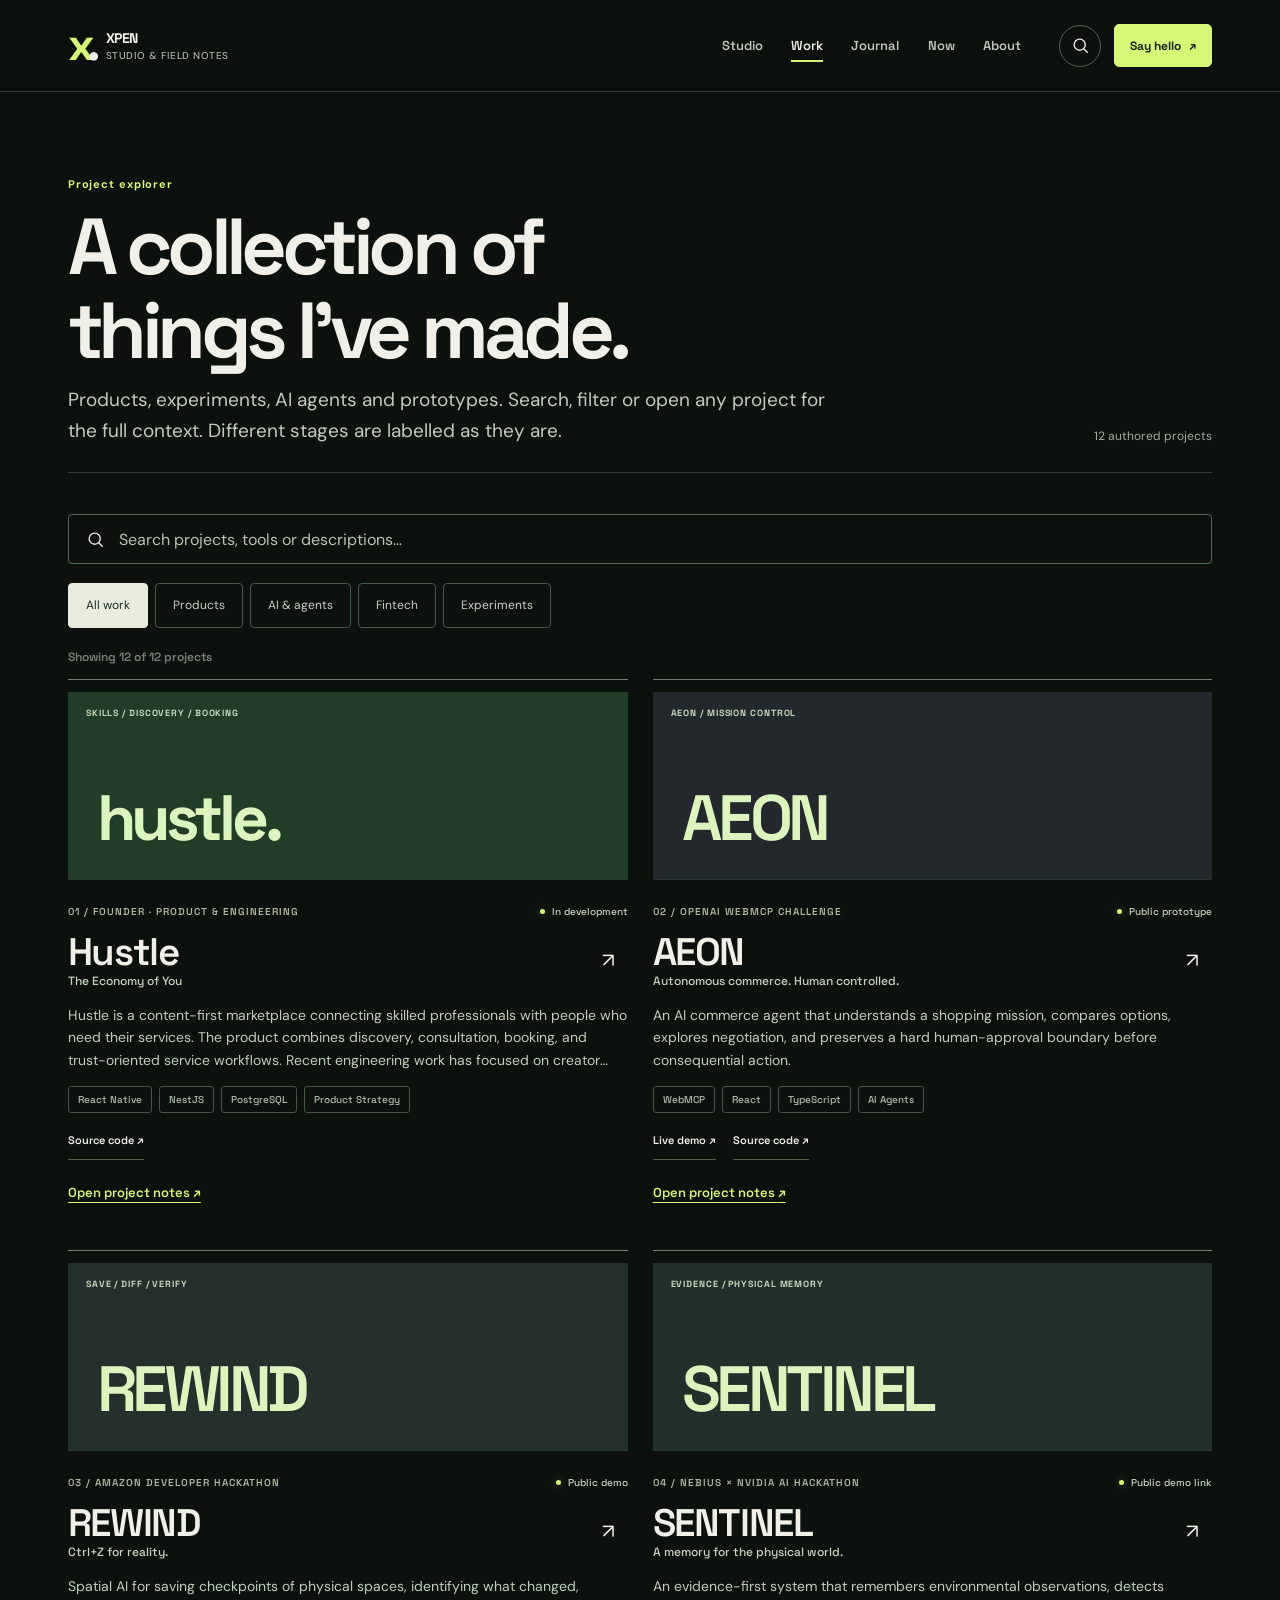
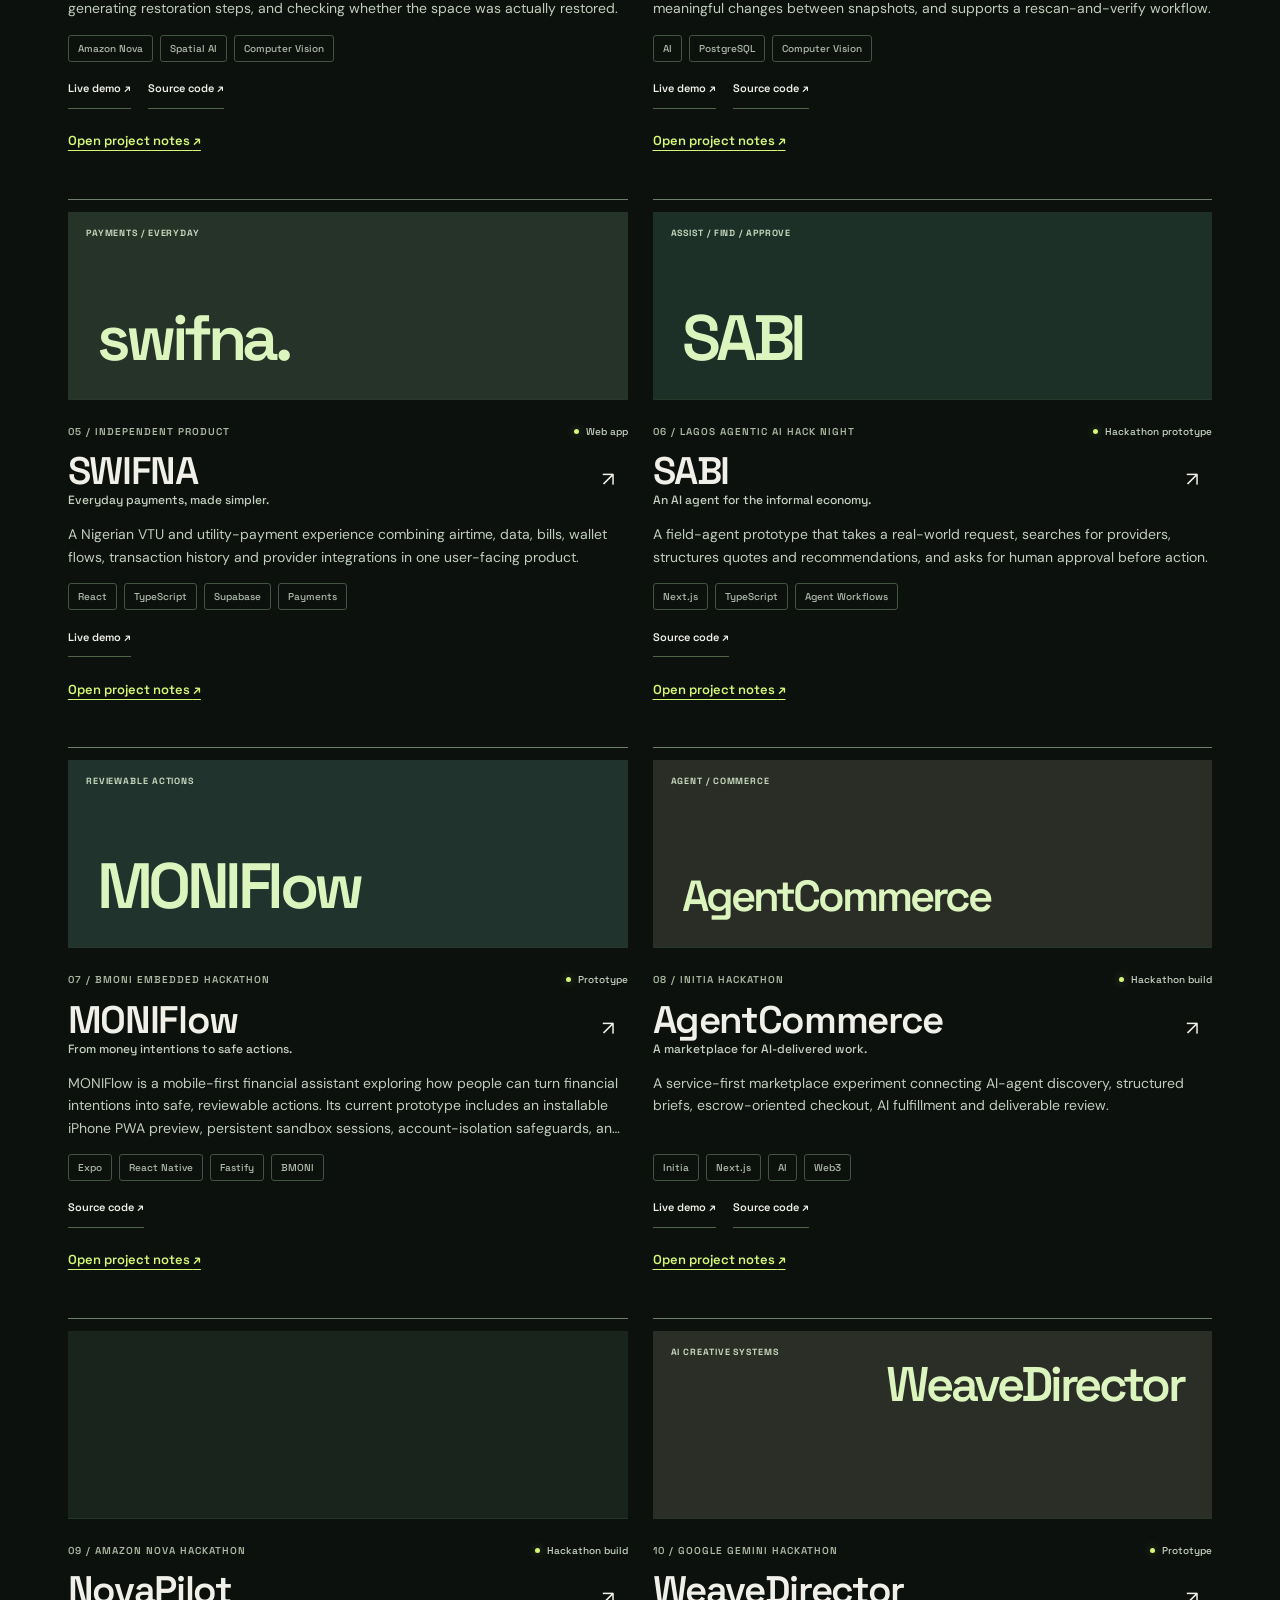
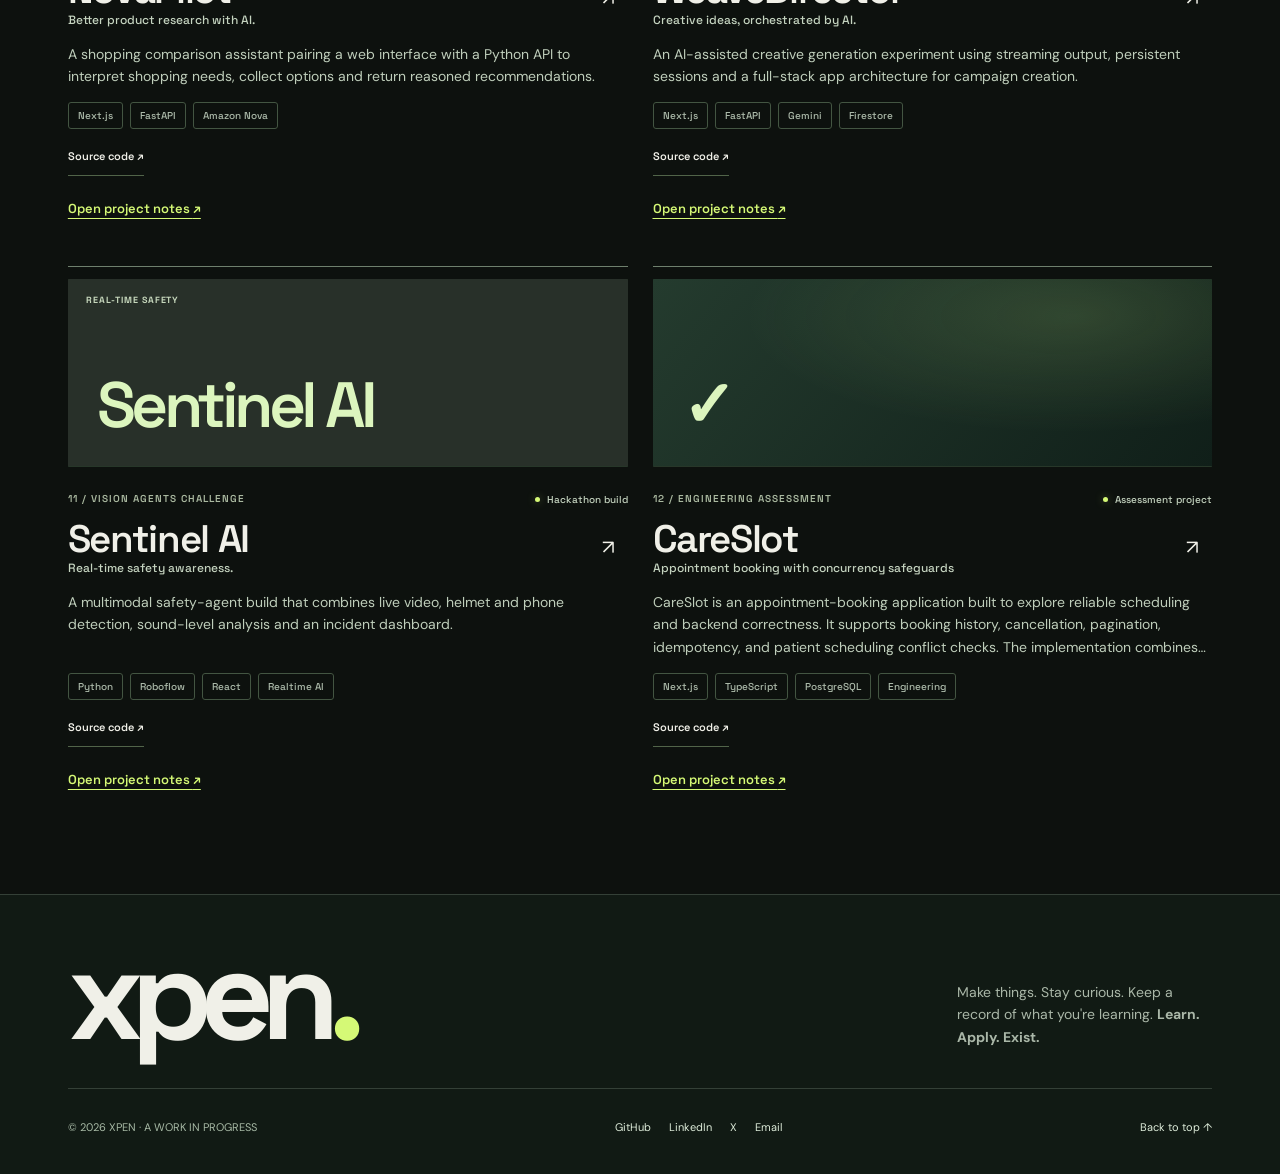
<file: portfolio-2026/projects/index.html>
<!doctype html>
<html lang="en">
<head>
<meta charset="utf-8">
<meta name="viewport" content="width=device-width, initial-scale=1">
<meta name="theme-color" content="#0b100d">
<meta name="description" content="Browse all 12 of Xpen's products, experiments and prototypes in an interactive project explorer.">
<meta property="og:type" content="website">
<meta property="og:title" content="Work — Xpen Personal Workspace">
<meta property="og:description" content="Browse all 12 of Xpen's products, experiments and prototypes in an interactive project explorer.">
<meta property="og:image" content="../og-cover.svg">
<title>Work — Xpen Personal Workspace</title>
<link rel="icon" type="image/svg+xml" href="../favicon.svg">
<link rel="manifest" href="../manifest.webmanifest">
<link rel="preconnect" href="https://fonts.googleapis.com">
<link rel="preconnect" href="https://fonts.gstatic.com" crossorigin>
<link href="https://fonts.googleapis.com/css2?family=DM+Sans:wght@400;500;600;700&family=Space+Grotesk:wght@400;500;600;700&display=swap" rel="stylesheet">
<link rel="stylesheet" href="../styles.css">
<link rel="stylesheet" href="../xpen-redesign.css">
<link rel="stylesheet" href="../ui-ux-polish.css">
<link rel="stylesheet" href="../workspace.css">
<link rel="stylesheet" href="../studio.css">
<script src="../projects-gallery.js" defer></script>
<script src="../workspace.js" defer></script>
<script src="../studio-nav.js" defer></script>
<script>
  (function(){
    var s=document.createElement('script');s.src='https://tracker.metricool.com/resources/be.js';
    s.onload=function(){if(window.beTracker&&typeof window.beTracker.t==='function')window.beTracker.t({hash:"1f43660b56d4fd981dcc907d47ba6ca2"});};
    document.head.appendChild(s);
  })();
</script>
</head>
<body class="os-experience studio-experience projects-page">
<div id="top" aria-hidden="true"></div>
<a class="os-skip" href="#main">Skip to main content</a>
<header class="studio-header ">
  <div class="studio-header-inner">
    <a class="studio-brand" href="/" aria-label="Xpen Studio — home">
      <span class="studio-brand-icon">x<span>.</span></span>
      <span class="studio-brand-copy"><strong>XPEN</strong><small>STUDIO & FIELD NOTES</small></span>
    </a>
    <nav class="studio-navigation" id="studio-navigation" aria-label="Primary navigation">
      <a href="/" >Studio</a>
      <a href="/projects/" aria-current="page">Work</a>
      <a href="/journal/" >Journal</a>
      <a href="/now/" >Now</a>
      <a href="/about/" >About</a>
    </nav>
    <div class="studio-header-actions">
      <button type="button" id="os-search-trigger" class="studio-search" aria-label="Search projects and journal notes" title="Search (Ctrl+K)"><svg class="os-icon" viewBox="0 0 24 24" aria-hidden="true"><circle cx="11" cy="11" r="7"/><path d="m16.3 16.3 4.3 4.3"/></svg></button>
      <a class="studio-header-cta" href="mailto:ayomide.david.oladeji@gmail.com">Say hello <span aria-hidden="true">↗</span></a>
      <button type="button" class="studio-menu-toggle" id="studio-menu-toggle" aria-label="Open menu" aria-expanded="false" aria-controls="studio-navigation"><span></span><span></span></button>
    </div>
  </div>
</header>
<main class="os-content studio-main" id="main">
<div class="os-page-heading">
  <div><p class="os-eyebrow">Project explorer</p><h1>A collection of things I've made.</h1><p>Products, experiments, AI agents and prototypes. Search, filter or open any project for the full context. Different stages are labelled as they are.</p></div>
  <span class="os-meta-text">12 authored projects</span>
</div>
<section class="work" id="work" aria-label="Search and filter projects">
  <div class="container">
    <div class="work-toolbar">
      <label class="work-search-wrap" for="project-search"><svg class="os-icon" viewBox="0 0 24 24" aria-hidden="true"><circle cx="11" cy="11" r="7"/><path d="m16.3 16.3 4.3 4.3"/></svg>
        <input type="search" id="project-search" placeholder="Search projects, tools or descriptions…" autocomplete="off" aria-controls="project-grid">
      </label>
    </div>
    <div class="filter-bar" role="group" aria-label="Filter projects">
      <button class="filter-btn active" type="button" data-filter="all" aria-pressed="true">All work</button>
      <button class="filter-btn" type="button" data-filter="products" aria-pressed="false">Products</button>
      <button class="filter-btn" type="button" data-filter="agents" aria-pressed="false">AI &amp; agents</button>
      <button class="filter-btn" type="button" data-filter="fintech" aria-pressed="false">Fintech</button>
      <button class="filter-btn" type="button" data-filter="research" aria-pressed="false">Experiments</button>
    </div>
    <div class="projects-count" id="filter-status" role="status" aria-live="polite">Showing projects…</div>
    <div class="project-grid" id="project-grid"></div>
    <div class="empty-results" id="empty-projects" hidden><h2>No matching work</h2><p>Try a different category or search phrase.</p><button class="os-button" type="button" id="clear-projects">Clear search and filters</button></div>
    <noscript><p>JavaScript is required for the interactive explorer. You can also <a href="https://github.com/realxpen?tab=repositories">browse my source repositories</a>.</p></noscript>
  </div>
</section>
<dialog id="os-inspector" class="os-inspector" aria-labelledby="os-inspect-name"><button id="os-inspect-close" class="close" type="button" aria-label="Close project notes">✕</button>
  <div class="inner"><span id="os-inspect-status" class="status"></span><h2 id="os-inspect-name"></h2><p id="os-inspect-subtitle"></p><p id="os-inspect-role" class="role"></p>
  <p class="description" id="os-inspect-description"></p><div class="tags" id="os-inspect-tags"></div><div class="links" id="os-inspect-links"></div></div>
</dialog>
      
</main>
<footer class="studio-footer">
  <div class="studio-footer-inner">
    <div class="studio-footer-top">
      <a class="studio-footer-name" href="/">xpen<span>.</span></a>
      <p class="studio-footer-note">Make things. Stay curious. Keep a record of what you're learning. <strong>Learn. Apply. Exist.</strong></p>
    </div>
    <div class="studio-footer-bottom">
      <span>© <span id="year">2026</span> XPEN · A WORK IN PROGRESS</span>
      <div class="socials">
        <a href="https://github.com/realxpen" target="_blank" rel="noopener noreferrer">GitHub</a>
        <a href="https://www.linkedin.com/in/xpenhimself/" target="_blank" rel="noopener noreferrer">LinkedIn</a>
        <a href="https://x.com/xpendesign" target="_blank" rel="noopener noreferrer">X</a>
        <a href="mailto:ayomide.david.oladeji@gmail.com">Email</a>
      </div>
      <a href="#top">Back to top ↑</a>
    </div>
  </div>
</footer>
<dialog class="os-command" id="os-command" aria-label="Search the Xpen workspace">
    <div class="os-command-head"><svg class="os-icon" viewBox="0 0 24 24" aria-hidden="true"><circle cx="11" cy="11" r="7"/><path d="m16.3 16.3 4.3 4.3"/></svg><input type="search" id="os-search-input" placeholder="Projects, notes, topics or pages…" autocomplete="off" aria-label="Search projects, journal entries and pages"/><button id="os-search-close" type="button">Esc</button></div>
    <div class="os-command-results" id="os-search-results"></div><div class="os-command-foot">Press ↑ or ↓ to navigate. Enter opens an item.</div>
  </dialog>
</body>
</html>
</file>
<file: portfolio-2026/workspace.css>
/* Xpen Workspace • concept 01
   Product architecture, not a marketing landing page.
   Keep source/ and public/ mirrors byte-identical. */
:root {
  --os-bg:#0b100d; --os-rail:#101711; --os-surface:#151d17;
  --os-surface-alt:#1b261e; --os-raised:#243027;
  --os-rule:#2a382e; --os-ink:#eff4e9; --os-muted:#a7b7a4;
  --os-subtle:#80917f; --os-accent:#d5f976; --os-paper:#edf2e6;
  --os-paper-ink:#172418; --os-font:'DM Sans',Arial,sans-serif;
  --os-head:'Space Grotesk',Arial,sans-serif; --os-rail-width:238px;
}
*,*::before,*::after{box-sizing:border-box}
html{scroll-behavior:smooth;scroll-padding-top:96px}
body.os-experience{margin:0;overflow-x:hidden;background:var(--os-bg);color:var(--os-ink);font:400 15px/1.6 var(--os-font);color-scheme:dark;-webkit-font-smoothing:antialiased}
.os-experience a{color:inherit;text-decoration:none}
.os-experience button,.os-experience input{font:inherit}
.os-experience h1,.os-experience h2,.os-experience h3,.os-experience h4{font-family:var(--os-head);letter-spacing:-.035em;line-height:1.13;margin:0}
.os-experience p{margin:0}
.os-experience button{cursor:pointer}
.os-experience img,.os-experience svg{max-width:100%}
.os-experience :is(a,button,input,summary):focus-visible{outline:2px solid var(--os-accent);outline-offset:3px}
.os-experience [hidden]{display:none!important}
.os-skip{position:fixed;left:15px;top:-70px;z-index:500;background:var(--os-accent);color:var(--os-paper-ink)!important;padding:12px 17px;border-radius:7px;font-weight:700}
.os-skip:focus{top:12px}
.os-icon{width:19px;height:19px;flex:none;fill:none;stroke:currentColor;stroke-width:1.7;stroke-linecap:round;stroke-linejoin:round}
.os-shell{min-height:100vh}
.os-sidebar{width:var(--os-rail-width);position:fixed;left:0;top:0;bottom:0;z-index:40;background:var(--os-rail);border-right:1px solid var(--os-rule);display:flex;flex-direction:column;padding:28px 16px 19px}
.os-brand{display:flex;align-items:center;gap:12px;padding:0 12px;margin-bottom:45px;min-height:43px}
.os-brand-mark{font:700 29px/.9 var(--os-head);letter-spacing:-.12em;color:var(--os-accent)}
.os-brand-mark span{color:var(--os-ink)}
.os-brand-name{display:flex;flex-direction:column;gap:1px}
.os-brand-name strong{font:700 15px var(--os-head);letter-spacing:.02em}
.os-brand-name small{color:var(--os-subtle);font-size:11px}
.os-rail-label{padding:0 13px 11px;color:var(--os-subtle);font-size:10px;font-weight:700;letter-spacing:.14em}
.os-side-nav{display:grid;gap:5px}
.os-side-nav a{display:flex;align-items:center;gap:14px;padding:12px 13px;border-radius:9px;color:#b2c2b0;min-height:48px;transition:background-color .18s ease,color .18s ease;font-size:14px}
.os-side-nav a:hover{background:#1a281c;color:var(--os-ink)}
.os-side-nav a[aria-current=page]{background:#293b2a;color:var(--os-accent);font-weight:700}
.os-side-nav a[aria-current=page] .os-icon{stroke-width:2}
.os-sidebar-divider{border:0;border-top:1px solid var(--os-rule);margin:22px 11px}
.os-rail-note{margin:0 10px;color:var(--os-muted);font-size:12px;line-height:1.75}
.os-rail-note strong{display:block;color:var(--os-ink);font-size:13px;margin-bottom:5px}
.os-rail-foot{margin-top:auto;display:grid;gap:12px;padding:16px 10px 4px}
.os-rail-foot .os-mail{display:flex;align-items:center;gap:9px;color:var(--os-accent);font-size:13px;font-weight:700}
.os-rail-foot p{font-size:11px;color:var(--os-subtle)}
.os-main{margin-left:var(--os-rail-width);min-width:0;min-height:100vh}
.os-topbar{height:70px;display:flex;align-items:center;justify-content:space-between;gap:20px;padding:0 clamp(21px,3.5vw,55px);border-bottom:1px solid var(--os-rule);background:rgba(11,16,13,.97);position:sticky;top:0;z-index:25;backdrop-filter:blur(10px)}
.os-breadcrumb{display:flex;align-items:center;gap:10px;color:var(--os-muted);font:500 13px var(--os-head);min-width:0}
.os-breadcrumb .separator{color:#617360}
.os-breadcrumb strong{color:var(--os-ink);white-space:nowrap;overflow:hidden;text-overflow:ellipsis}
.os-top-actions{display:flex;align-items:center;gap:16px}
.os-command-trigger{display:flex;align-items:center;gap:12px;border:1px solid #3b4d3e;background:#1a251d;color:var(--os-muted);border-radius:9px;min-height:39px;padding:8px 12px;font-size:12px}
.os-command-trigger:hover{color:var(--os-ink);border-color:#667d5c}
.os-command-trigger kbd{font:500 11px var(--os-font);padding:1px 5px;border:1px solid #405344;border-radius:4px}
.os-top-contact{font:600 12px var(--os-head);color:var(--os-accent)!important;white-space:nowrap}
.os-content{width:min(100%,1530px);margin:0 auto;padding:clamp(24px,3.4vw,51px) clamp(21px,3.5vw,55px) 65px}
.os-page-heading{display:flex;align-items:flex-end;justify-content:space-between;gap:30px;margin-bottom:31px}
.os-page-heading h1{font-size:clamp(32px,3.3vw,51px);font-weight:650;letter-spacing:-.06em}
.os-page-heading p{color:var(--os-muted);font-size:14px;max-width:590px;margin-top:10px}
.os-eyebrow{font-size:11px;font-weight:700;color:var(--os-accent);letter-spacing:.07em;margin:0 0 12px!important}
.os-meta-text{font-size:12px;color:var(--os-subtle);white-space:nowrap}
.os-panel{background:var(--os-surface);border:1px solid var(--os-rule);border-radius:13px;min-width:0;overflow:hidden}
.os-panel-pad{padding:25px}
.os-panel-head{display:flex;justify-content:space-between;align-items:center;gap:17px;margin-bottom:21px}
.os-panel-head h2{font-size:19px;letter-spacing:-.04em}
.os-panel-head a,.os-text-link{font-size:12px!important;color:var(--os-accent)!important;font-weight:700;display:inline-flex;gap:8px;align-items:center;min-height:34px}
.os-panel-head a:hover,.os-text-link:hover{text-decoration:underline;text-underline-offset:4px}
.os-dash{display:grid;grid-template-columns:minmax(0,1.65fr) minmax(275px,.85fr);gap:18px;align-items:stretch}
.os-dash .os-feature-board{grid-column:1}
.os-dash .os-focus-board{grid-column:2}
.os-feature-list{display:grid;grid-template-columns:repeat(2,minmax(0,1fr));gap:12px}
.os-feature{position:relative;display:flex;flex-direction:column;min-height:250px;overflow:hidden;border-radius:10px;border:1px solid #405342;background:#233c2a;padding:22px;transition:border-color .2s ease,background-color .2s ease}
.os-feature:hover{background:#2a4630;border-color:#769666}
.os-feature.secondary{background:#202b29;border-color:#3b4c48}
.os-feature.secondary:hover{background:#263633}
.os-feature .tag{display:inline-flex;align-self:flex-start;gap:7px;align-items:center;color:#d2e4ce;font-size:11px}
.os-feature .tag:before{content:"";height:7px;width:7px;background:var(--os-accent);border-radius:50%}
.os-feature-name{font:650 clamp(31px,3.3vw,48px)/1 var(--os-head);letter-spacing:-.07em;margin:40px 0 11px!important}
.os-feature p{font-size:12px;color:#ccd8c9;max-width:33ch;line-height:1.7}
.os-feature .os-flow{display:flex;flex-wrap:wrap;gap:8px;margin-top:auto;padding-top:22px}
.os-feature .os-flow span{font-size:10px;color:#e7f1e4;padding:5px 7px;border:1px solid #608061;border-radius:4px}
.os-feature .os-arrow{position:absolute;top:17px;right:20px;color:var(--os-accent);font-size:22px}
.os-focus-board{display:flex;flex-direction:column}
.os-focus-list{display:grid;gap:0}
.os-focus-item{padding:15px 0;border-top:1px solid var(--os-rule);display:flex;gap:13px}
.os-focus-item:first-child{border-top:0;padding-top:0}
.os-focus-item .num{font:600 12px var(--os-head);color:var(--os-accent);padding-top:1px}
.os-focus-item strong{font:600 13px/1.4 var(--os-head);display:block}
.os-focus-item p{font-size:12px;color:var(--os-muted);margin-top:4px}
.os-focus-board .os-text-link{margin-top:auto;padding-top:16px}
.os-notes-board{grid-column:1;background:var(--os-paper);color:var(--os-paper-ink);border:0}
.os-notes-board .os-panel-head h2{color:var(--os-paper-ink)}
.os-notes-board .os-panel-head a{color:#3c6033!important}
.os-note-list{display:grid;gap:0}
.os-note-row{display:grid;grid-template-columns:100px 1fr 20px;align-items:baseline;gap:14px;padding:19px 0;border-top:1px solid #cedac8}
.os-note-row:hover strong{text-decoration:underline;text-underline-offset:4px}
.os-note-row time{font-size:11px;color:#687c65}
.os-note-row strong{font:600 17px/1.35 var(--os-head);letter-spacing:-.03em}
.os-note-row > span{font-size:20px;color:#416139}
.os-learning-board{grid-column:2}
.os-learning-board .os-panel-head{margin-bottom:13px}
.os-learning-item{padding:16px 0;border-top:1px solid var(--os-rule)}
.os-learning-item:first-of-type{border-top:0}
.os-learning-item h3{font-size:14px;font-weight:650}
.os-learning-item p{font-size:12px;color:var(--os-muted);margin-top:5px}
.os-profile-card{grid-column:1/-1;display:grid;grid-template-columns:minmax(0,1.4fr) minmax(0,.85fr);align-items:center;gap:18px;padding:23px 27px;background:#1c2a20}
.os-profile-card .intro{font:600 21px/1.38 var(--os-head);max-width:650px}
.os-profile-card .intro em{font-style:normal;color:var(--os-accent)}
.os-profile-card .actions{display:flex;justify-content:flex-end;gap:12px;flex-wrap:wrap}
.os-button{display:inline-flex;align-items:center;justify-content:center;gap:10px;padding:10px 16px;min-height:44px;font:700 12px var(--os-head);border-radius:8px;border:1px solid #647a59;color:var(--os-ink);background:transparent}
.os-button:hover{background:#293a2b}
.os-button.primary{background:var(--os-accent);border-color:var(--os-accent);color:#122010}
.os-button.primary:hover{background:#e2ff9c}

/* Projects: a searchable tool and detail inspector, not a showcase strip */
.os-experience.projects-page .os-content,.os-experience.journal-page .os-content{max-width:1580px}
.os-experience.projects-page .projects-hero{padding:0;background:none}
.os-experience.projects-page .projects-hero .container,.os-experience.projects-page .work .container{width:100%;max-width:none}
.os-experience.projects-page .projects-hero h1{font-size:clamp(29px,3vw,43px);letter-spacing:-.05em;margin:0}
.os-experience.projects-page .projects-hero p{font-size:14px;margin-top:8px;color:var(--os-muted)}
.os-experience.projects-page .work{padding:0;background:none}
.os-experience.projects-page .work-toolbar{margin:0 0 12px}
.os-experience.projects-page .work-search-wrap{max-width:none;width:100%;background:#172119}
.os-experience.projects-page .filter-bar{display:flex;flex-wrap:wrap;gap:7px;padding:0;margin:0 0 17px;border:0}
.os-experience.projects-page .filter-btn{font-size:12px;background:#19231c;color:#b1c1ae;min-height:40px;padding:8px 14px;border:1px solid #334638;border-radius:7px}
.os-experience.projects-page .filter-btn.active{background:#2a412d;color:var(--os-accent);border-color:#567952}
.os-experience.projects-page .projects-count{font-size:12px;margin:0 0 14px}
.os-experience.projects-page .project-grid{display:grid;grid-template-columns:repeat(2,minmax(0,1fr));gap:15px}
.os-experience.projects-page .project-card{border-radius:10px;background:#151d18;border:1px solid #344637;min-height:0;display:flex;flex-direction:column}
.os-experience.projects-page .project-card:hover{background:#19241d;box-shadow:none;transform:none;border-color:#72906b}
.os-experience.projects-page .project-visual{height:136px;flex:none;background:#1d2e21}
.os-experience.projects-page .project-visual [class^=art-]{height:100%}
.os-experience.projects-page .project-content{padding:21px;display:flex;flex-direction:column;flex:1;min-height:0}
.os-experience.projects-page .project-overline{font-size:10px;margin:0 0 10px}
.os-experience.projects-page .project-title-row h3{font-size:28px}
.os-experience.projects-page .project-subtitle{font-size:12px}
.os-experience.projects-page .project-description{font-size:13px;line-height:1.6;-webkit-line-clamp:3;margin:14px 0 15px}
.os-experience.projects-page .project-bottom{margin-top:auto}
.os-experience.projects-page .project-tags span{font-size:10px;padding:6px 9px}
.os-experience.projects-page .project-links{margin-top:12px}
.os-experience.projects-page .project-link{font-size:11px;min-height:35px}
.os-experience.projects-page .project-arrow{min-width:39px;width:39px;height:39px}
.os-experience.projects-page .inspect-project{border:1px solid #718a63;background:#26392a;color:var(--os-accent);border-radius:7px;padding:8px 12px;min-height:38px;font:600 11px var(--os-head);margin-top:13px;align-self:flex-start}
.os-experience.projects-page .inspect-project:hover{background:#354d36}
.os-experience.projects-page .archive-note{margin-top:22px;padding:18px;border:1px solid var(--os-rule);border-radius:9px}
.os-experience.projects-page .empty-results{grid-column:1/-1}

/* Journal: desktop two-pane reader + mobile native notes */
.os-experience.journal-page .journal-entries-section{padding:0;background:none}
.os-experience.journal-page .journal-entries-section .container{width:100%;max-width:none}
.os-experience.journal-page .journal-index-heading,.os-experience.journal-page .journal-hero-mark,.os-experience.journal-page .journal-now,.os-experience.journal-page .journal-outro,.os-experience.journal-page .journal-coming{display:none}
.os-journal-workbench{display:grid;grid-template-columns:minmax(265px,.45fr) minmax(0,1fr);gap:18px;align-items:start;min-height:550px}
.os-note-browser{border:1px solid var(--os-rule);background:#141c16;border-radius:12px;overflow:hidden;min-width:0}
.os-browser-head{padding:20px;border-bottom:1px solid var(--os-rule)}
.os-browser-head h2{font-size:17px}
.os-browser-head p{font-size:12px;color:var(--os-muted);margin-top:4px}
.os-experience.journal-page .journal-tools{display:grid;gap:10px;padding:16px 18px;margin:0;align-items:stretch}
.os-experience.journal-page .journal-filter{gap:5px}
.os-experience.journal-page .journal-filter-btn{padding:8px 10px;min-height:37px;font-size:11px;border-radius:6px}
.os-experience.journal-page .journal-search-label{background:#1b271d;border-color:#344638;min-height:44px;width:100%}
.os-experience.journal-page #journal-search{font-size:14px}
.os-note-catalog{border-top:1px solid var(--os-rule);max-height:min(68vh,800px);overflow:auto;scrollbar-color:#536b50 transparent}
.os-catalog-item{display:grid;text-align:left;width:100%;gap:6px;padding:17px 18px;background:none;border:0;border-bottom:1px solid #2a392d;color:var(--os-ink)}
.os-catalog-item:hover{background:#1b2a1e}
.os-catalog-item[aria-current=true]{background:#23392a;box-shadow:inset 3px 0 var(--os-accent)}
.os-catalog-item .meta{font-size:10px;color:var(--os-accent);font-weight:700}
.os-catalog-item strong{font:600 15px/1.3 var(--os-head);letter-spacing:-.02em}
.os-catalog-item .preview{font-size:12px;color:var(--os-muted);line-height:1.5}
.os-experience.journal-page .journal-entry-list{display:none}
.os-experience.journal-page #journal-no-results{padding:16px 20px}
.os-note-reader{border:1px solid var(--os-rule);border-radius:12px;background:#171f19;min-width:0;min-height:590px;max-height:none;overflow:hidden}
.os-reader-cover{background:#213127;padding:24px 29px;border-bottom:1px solid var(--os-rule);display:flex;align-items:center;justify-content:space-between;gap:13px}
.os-reader-cover span{font-size:11px;color:var(--os-accent);font-weight:700}
.os-reader-cover a{font-size:12px;color:var(--os-muted)}
.os-reader-text{padding:clamp(25px,4vw,54px);min-height:420px;max-width:900px}
.os-reader-text .meta{color:var(--os-accent);font-size:11px;font-weight:700;letter-spacing:.03em}
.os-reader-text h2{font-size:clamp(28px,3.1vw,43px);margin:17px 0 13px}
.os-reader-text .intro{font-size:15px;color:var(--os-muted);line-height:1.65;border-bottom:1px solid var(--os-rule);padding-bottom:25px;margin-bottom:25px}
.os-reader-text .os-reader-body{color:#d4e0cf;font-size:15px;line-height:1.85}
.os-reader-text .os-reader-body p{margin-bottom:18px}
.os-reader-text .journal-question{margin:30px 0;background:#263829;color:#e8f4e2;padding:19px;border-radius:7px}
.os-reader-text .journal-question p{margin:8px 0 0}
.os-reader-text .journal-back{display:none}
.os-reader-blank{display:grid;place-content:center;text-align:center;min-height:350px;color:var(--os-muted)}
.os-reader-blank strong{color:var(--os-ink);font:600 22px var(--os-head)}
.os-reader-blank p{max-width:32ch;margin:8px auto 0}
.os-experience.journal-page .journal-entry[hidden]{display:none!important}

/* Now and about — useful sections, not forced-scroll sales CTAs */
.os-two-column{display:grid;grid-template-columns:minmax(0,1.42fr) minmax(275px,.77fr);gap:18px;align-items:start}
.os-current-stack{display:grid;gap:13px}
.os-priority-card{display:grid;grid-template-columns:120px 1fr;gap:18px;padding:24px;border:1px solid var(--os-rule);background:var(--os-surface);border-radius:11px}
.os-priority-card .stage{display:flex;flex-direction:column;align-items:flex-start;gap:10px;font:600 12px var(--os-head);color:var(--os-accent)}
.os-priority-card .stage b{font:700 35px var(--os-head);letter-spacing:-.07em}
.os-priority-card h2{font-size:20px;margin-bottom:10px}
.os-priority-card p{font-size:13px;color:var(--os-muted);line-height:1.7;margin-bottom:10px}
.os-priority-card a{color:var(--os-accent);font-size:12px;font-weight:700}
.os-side-stack{display:grid;gap:16px}
.os-learning-list{display:grid;grid-template-columns:repeat(2,minmax(0,1fr));gap:13px}
.os-learning-tile{padding:21px;background:#1a281e;border:1px solid #354936;border-radius:10px}
.os-learning-tile small{font-size:10px;color:var(--os-accent);font-weight:700;letter-spacing:.07em}
.os-learning-tile h3{font-size:18px;margin:14px 0 9px}
.os-learning-tile p{font-size:13px;color:var(--os-muted)}
.os-section-divider{border-top:1px solid var(--os-rule);margin:24px 0}
.os-profile-top{display:grid;grid-template-columns:140px minmax(0,1fr);gap:30px;align-items:center}
.os-monogram{width:140px;height:140px;border-radius:16px;background:#243c29;display:grid;place-items:center;color:var(--os-accent);font:750 87px var(--os-head);letter-spacing:-.15em;line-height:1}
.os-profile-top p{margin:12px 0;color:var(--os-muted);font-size:14px;max-width:64ch}
.os-fact-grid{display:grid;grid-template-columns:repeat(3,minmax(0,1fr));gap:12px;margin:22px 0}
.os-fact{background:#18221b;border:1px solid #2b3e2e;padding:18px;border-radius:9px}
.os-fact small{font-size:11px;color:var(--os-subtle);display:block;margin-bottom:8px}
.os-fact strong{font:600 14px var(--os-head)}
.os-bio{color:#c6d5c0;line-height:1.83;font-size:14px;max-width:82ch}
.os-bio p{margin-bottom:16px}
.os-experience-list{display:grid;gap:0;margin-top:12px}
.os-experience-list article{border-top:1px solid var(--os-rule);padding:18px 0;display:grid;grid-template-columns:116px 1fr;gap:19px}
.os-experience-list small{font-size:11px;color:var(--os-subtle)}
.os-experience-list h3{font-size:16px}
.os-experience-list p{font-size:13px;margin-top:5px;color:var(--os-muted)}
.os-contact-list{display:grid;gap:8px;margin-top:19px}
.os-contact-list a{display:flex;justify-content:space-between;gap:15px;padding:11px 13px;border:1px solid #3e543d;border-radius:8px;font-size:13px}
.os-contact-list a:hover{border-color:var(--os-accent);background:#253527}

/* Actual command palette, keyboard and click navigation */
.os-command{position:fixed;border:1px solid #627960;border-radius:13px;padding:0;box-shadow:0 20px 90px rgba(0,0,0,.65);width:min(560px,calc(100vw - 25px));max-height:min(78vh,710px);background:#17221a;color:var(--os-ink)}
.os-command::backdrop,.os-inspector::backdrop{background:rgba(2,7,3,.76);backdrop-filter:blur(2px)}
.os-command-head{display:flex;align-items:center;gap:11px;padding:17px;border-bottom:1px solid var(--os-rule)}
.os-command-head input{width:100%;min-width:0;outline:none!important;border:0;background:transparent;color:var(--os-ink);font-size:16px}
.os-command-head input::placeholder{color:var(--os-subtle)}
.os-command-head button{background:none;border:1px solid #3f5742;border-radius:6px;padding:4px 8px;color:var(--os-muted);font-size:11px}
.os-command-results{max-height:53vh;overflow:auto;padding:10px}
.os-search-result{padding:12px;display:flex;justify-content:space-between;gap:14px;border-radius:8px}
.os-search-result:hover,.os-search-result[aria-selected=true]{background:#2b412e}
.os-search-result .os-result-type{font-size:10px;color:var(--os-accent);font-weight:700;display:block;margin-bottom:3px}
.os-search-result strong{display:block;font:600 14px var(--os-head)}
.os-search-result small{color:var(--os-muted);font-size:12px}
.os-command-empty{padding:29px;text-align:center;color:var(--os-muted)}
.os-command-foot{padding:11px 17px;border-top:1px solid var(--os-rule);font-size:11px;color:var(--os-muted)}
.os-inspector{position:fixed;max-width:min(630px,calc(100vw - 24px));width:100%;max-height:min(92vh,900px);border:1px solid #637e5a;border-radius:13px;background:#17231a;color:var(--os-ink);padding:0;box-shadow:0 28px 95px #000a}
.os-inspector .inner{padding:clamp(22px,4vw,37px);overflow:auto}
.os-inspector h2{font-size:clamp(30px,5vw,48px);margin:13px 0}
.os-inspector .close{position:absolute;top:18px;right:18px;background:#2d4030;border:1px solid #4d674e;color:#edf3e5;border-radius:8px;width:39px;height:39px}
.os-inspector .status{font-size:12px;color:var(--os-accent)}
.os-inspector .role{font-size:12px;color:var(--os-muted)}
.os-inspector .description{font-size:15px;color:#c4d6c0;line-height:1.85;margin:18px 0 28px}
.os-inspector .tags{display:flex;flex-wrap:wrap;gap:7px;margin-bottom:29px}
.os-inspector .tags span{border:1px solid #475b43;padding:6px 9px;border-radius:5px;font-size:11px}
.os-inspector .links{display:flex;flex-wrap:wrap;gap:12px}
.os-bottom-nav{display:none}
.os-minifooter{border-top:1px solid var(--os-rule);padding:24px 0;margin-top:40px;display:flex;justify-content:space-between;gap:15px;flex-wrap:wrap;color:var(--os-subtle);font-size:11px}
.os-minifooter a{color:var(--os-muted);text-decoration:underline;text-underline-offset:3px}

@media(max-width:1170px){
  .os-dash{grid-template-columns:minmax(0,1fr)}
  .os-dash .os-feature-board,.os-dash .os-focus-board,.os-dash .os-notes-board,.os-dash .os-learning-board{grid-column:1}
  .os-focus-list{display:grid;grid-template-columns:repeat(2,minmax(0,1fr));column-gap:22px}
  .os-focus-item:nth-child(2){border-top:0;padding-top:0}
  .os-learning-board .os-learning-item{display:inline-block;width:49%;vertical-align:top}
}
@media(min-width:1450px){
  .os-experience.projects-page .project-grid{grid-template-columns:repeat(3,minmax(0,1fr))}
}
@media(max-width:980px){
  :root{--os-rail-width:208px}
  .os-sidebar{padding:20px 11px}
  .os-rail-note{display:none}
  .os-content{padding-inline:27px}
  .os-journal-workbench{grid-template-columns:minmax(225px,.48fr) minmax(0,1fr)}
  .os-note-catalog{max-height:76vh}
  .os-two-column{grid-template-columns:1fr}
  .os-side-stack{grid-template-columns:repeat(2,minmax(0,1fr))}
}
@media(max-width:900px){
  .os-sidebar{display:none}
  .os-main{margin-left:0;padding-bottom:74px}
  .os-topbar{height:63px;padding:0 19px}
  .os-content{padding:26px 18px 38px}
  .os-page-heading{align-items:flex-start;flex-direction:column;gap:12px;margin-bottom:21px}
  .os-page-heading h1{font-size:clamp(30px,7vw,43px)}
  .os-top-contact{display:none}
  .os-command-trigger{padding:8px 12px;min-width:42px}
  .os-command-trigger .os-search-label,.os-command-trigger kbd{display:none}
  .os-bottom-nav{display:grid;grid-template-columns:repeat(5,minmax(0,1fr));position:fixed;z-index:80;bottom:0;left:0;right:0;height:calc(67px + env(safe-area-inset-bottom));padding-bottom:env(safe-area-inset-bottom);border-top:1px solid #455a46;background:#101a13;box-shadow:0 -10px 45px #0509059c}
  .os-bottom-nav a{display:flex;align-items:center;justify-content:center;gap:4px;flex-direction:column;color:#a0b49e;padding:8px 3px;min-width:0;font-size:10px;font-weight:600}
  .os-bottom-nav a[aria-current=page]{color:var(--os-accent);background:#24372a}
  .os-bottom-nav .os-icon{width:21px;height:21px}
  .os-dash,.os-feature-list,.os-learning-list,.os-side-stack{grid-template-columns:1fr}
  .os-feature{min-height:206px}
  .os-feature-name{margin-top:22px!important}
  .os-focus-list{grid-template-columns:1fr}
  .os-focus-item:nth-child(2){border-top:1px solid var(--os-rule);padding-top:15px}
  .os-notes-board .os-note-row{grid-template-columns:75px 1fr 15px;gap:10px}
  .os-note-row strong{font-size:15px}
  .os-profile-card{grid-template-columns:1fr;gap:18px}
  .os-profile-card .actions{justify-content:flex-start}
  .os-experience.projects-page .project-grid{grid-template-columns:1fr}
  .os-experience.projects-page .project-visual{height:135px}
  .os-experience.projects-page .project-content{padding:18px}
  .os-experience.projects-page .filter-btn{min-height:43px}
  .os-journal-workbench{display:block}
  .os-note-browser{background:transparent;border:0;border-radius:0}
  .os-browser-head{padding:0 0 18px}
  .os-experience.journal-page .journal-tools{padding:0 0 15px}
  .os-note-catalog,.os-note-reader{display:none!important}
  .os-experience.journal-page .journal-entry-list{display:grid;gap:11px;max-height:none;overflow:visible;border:0}
  .os-experience.journal-page .journal-entry{background:var(--os-surface);border:1px solid var(--os-rule);border-radius:9px;overflow:hidden}
  .os-experience.journal-page .journal-summary{grid-template-columns:24px minmax(0,1fr) 24px;gap:9px;padding:16px 14px}
  .os-experience.journal-page .journal-entry-heading strong{font-size:17px}
  .os-experience.journal-page .journal-entry-intro{font-size:12px}
  .os-experience.journal-page .journal-entry-body{display:block;padding:0 17px 21px 47px;font-size:14px}
  .os-experience.journal-page .journal-entry-num{color:var(--os-accent);font-size:11px}
  .os-priority-card{grid-template-columns:75px 1fr;padding:18px;gap:12px}
  .os-priority-card .stage b{font-size:26px}
  .os-profile-top{grid-template-columns:88px 1fr;gap:17px}
  .os-monogram{width:88px;height:88px;font-size:54px}
  .os-fact-grid{grid-template-columns:1fr}
  .os-experience-list article{grid-template-columns:90px 1fr;gap:12px}
  .os-minifooter{margin-top:25px}
}
@media(max-width:390px){
  .os-content{padding-inline:13px}
  .os-topbar{padding-inline:13px}
  .os-panel-pad{padding:18px}
  .os-note-row{grid-template-columns:60px minmax(0,1fr) 12px}
  .os-note-row strong{font-size:14px}
  .os-breadcrumb{font-size:12px}
  .os-profile-card .intro{font-size:17px}
}
@media(prefers-reduced-motion:reduce){
  html{scroll-behavior:auto}
  .os-experience *, .os-experience *:before,.os-experience *:after{animation-duration:.01ms!important;transition-duration:.01ms!important}
}


/* Progressive enhancement: all authored journal entries remain readable
   when JavaScript is unavailable; native <details> still expands. */
html:not(.os-js) .os-command-trigger,
html:not(.os-js) .os-note-catalog,
html:not(.os-js) .os-note-reader {display:none!important}
html:not(.os-js) body.os-experience.journal-page .journal-entry-list {
  display:grid!important;gap:12px;border:0;max-height:none;
}
html:not(.os-js) body.os-experience.journal-page .journal-entry {
  display:block;background:var(--os-surface);border:1px solid var(--os-rule);
  border-radius:10px;padding:0;overflow:hidden;
}
html:not(.os-js) body.os-experience.journal-page .journal-summary {
  display:grid;grid-template-columns:26px minmax(0,1fr) 26px;
  gap:12px;padding:18px;
}
html:not(.os-js) body.os-experience.journal-page .journal-entry-body {
  padding:4px 22px 23px 56px;max-width:90ch;
}

/* The founder's actual build method is explorable, not a decorative timeline. */
.os-method-list{list-style:none;display:grid;grid-template-columns:repeat(3,minmax(0,1fr));gap:9px;padding:0;margin:22px 0 0}
.os-method-list li{display:flex;gap:9px;align-items:center;padding:12px;border:1px solid var(--os-rule);background:#1d2a20;border-radius:7px;min-height:54px}
.os-method-list li span{color:var(--os-accent);font:600 11px var(--os-head);font-variant-numeric:tabular-nums}
.os-method-list li strong{font:600 12px/1.35 var(--os-head);color:var(--os-ink)}
@media(max-width:760px){.os-method-list{grid-template-columns:repeat(2,minmax(0,1fr))}}
@media(max-width:390px){.os-method-list li{padding:9px 7px;gap:6px}.os-method-list li strong{font-size:11px}}
</file>
<file: portfolio-2026/studio.css>
/* XPEN / STUDIO & FIELD NOTES
   One creative practice, multiple ways in. This layer intentionally replaces
   the workspace shell while preserving project and journal interactions. */
:root {
  --studio-bg:#0d110e;
  --studio-ink:#f0f0e8;
  --studio-soft:#aab7a8;
  --studio-rule:#344037;
  --studio-accent:#d5f976;
  --studio-paper:#e9ecdd;
  --studio-earth:#d4a67a;
  --studio-moss:#1c2920;
  --studio-display:'Space Grotesk',Arial,sans-serif;
  --studio-body:'DM Sans',Arial,sans-serif;
}
body.os-experience.studio-experience {
  background:var(--studio-bg);
  color:var(--studio-ink);
  font-size:16px;
  line-height:1.6;
}
.studio-experience h1,
.studio-experience h2,
.studio-experience h3 {text-wrap:balance}
.studio-experience p {text-wrap:pretty}
.studio-experience .os-main {margin:0}
.studio-experience .os-content,
.studio-experience .studio-main {
  width:min(100%,1500px);
  margin:0 auto;
  max-width:1500px;
  padding:0 clamp(25px,5.3vw,88px);
  min-height:0;
}
.studio-experience :is(button,a,input,summary):focus-visible {
  outline:2px solid var(--studio-accent);outline-offset:4px;
}
.studio-header {
  position:sticky;top:0;z-index:50;
  background:rgba(13,17,14,.96);
  backdrop-filter:blur(14px);
  border-bottom:1px solid var(--studio-rule);
}
.studio-header-inner {
  min-height:91px;max-width:1500px;margin:auto;
  padding:0 clamp(25px,5.3vw,88px);
  display:flex;align-items:center;gap:clamp(18px,3vw,54px);
}
.studio-brand {display:flex;align-items:center;gap:13px;flex:none}
.studio-brand-icon {font:750 45px/.9 var(--studio-display);letter-spacing:-.17em;color:var(--studio-accent)}
.studio-brand-icon span {color:var(--studio-ink)}
.studio-brand-copy {display:flex;flex-direction:column;gap:2px}
.studio-brand-copy strong {font:700 14px var(--studio-display);letter-spacing:-.03em}
.studio-brand-copy small {font:500 10px var(--studio-body);color:var(--studio-soft);letter-spacing:.05em}
.studio-navigation {display:flex;align-items:center;gap:clamp(17px,2.2vw,32px);margin-left:auto}
.studio-navigation a {
  position:relative;display:inline-flex;align-items:center;
  padding:17px 0;min-height:45px;
  color:#bec8b9;font:600 13px var(--studio-display);
  transition:color .16s ease;
}
.studio-navigation a:hover,
.studio-navigation a[aria-current=page]{color:var(--studio-ink)}
.studio-navigation a[aria-current=page]::after {
  content:"";position:absolute;bottom:9px;left:0;right:0;height:2px;background:var(--studio-accent);
}
.studio-header-actions {display:flex;align-items:center;gap:13px}
.studio-experience .studio-search {
  display:flex;align-items:center;justify-content:center;
  width:42px;height:42px;min-width:42px;border-radius:50%;
  border:1px solid #536152;background:transparent;color:var(--studio-ink);
  padding:0;
}
.studio-experience .studio-search:hover{background:#233027;border-color:#829e6d}
.studio-experience .studio-search .os-search-label,
.studio-experience .studio-search kbd {display:none}
.studio-header-cta {
  display:inline-flex;align-items:center;gap:8px;justify-content:center;
  min-height:43px;padding:10px 15px;border:1px solid var(--studio-accent);
  background:var(--studio-accent);color:#192718!important;
  border-radius:5px;font:700 12px var(--studio-display);
  white-space:nowrap;
}
.studio-header-cta:hover{background:#e5ffa9}
.studio-menu-toggle {display:none}
.studio-eyebrow {font:650 11px var(--studio-body);letter-spacing:.095em;color:#bdcbb5}
.studio-section-title {font:650 clamp(38px,4.7vw,70px)/1.04 var(--studio-display);letter-spacing:-.066em}
.studio-plain-link {
  display:inline-flex;align-items:center;gap:9px;color:var(--studio-accent)!important;
  font:700 13px var(--studio-display);min-height:42px;
  text-decoration:underline!important;text-decoration-color:#65834d!important;text-underline-offset:6px;
}
.studio-plain-link:hover{text-decoration-color:var(--studio-accent)!important}
.studio-action {
  display:inline-flex;align-items:center;justify-content:center;gap:9px;
  min-height:48px;padding:12px 20px;border-radius:5px;
  background:var(--studio-accent);color:#142016!important;
  font:700 13px var(--studio-display);
}
.studio-action:hover{background:#e5ffae}
.studio-experience .os-minifooter,
.studio-experience .os-sidebar,
.studio-experience .os-bottom-nav,
.studio-experience .os-topbar {display:none!important}
.studio-footer {
  border-top:1px solid var(--studio-rule);
  margin-top:96px;background:#111a14;
}
.studio-footer-inner {
  max-width:1500px;margin:0 auto;padding:48px clamp(25px,5.3vw,88px) 28px;
}
.studio-footer-top {display:flex;justify-content:space-between;align-items:flex-end;gap:30px}
.studio-footer-name {font:700 clamp(54px,10vw,142px)/.82 var(--studio-display);letter-spacing:-.1em;color:#e5eee0}
.studio-footer-name span{color:var(--studio-accent)}
.studio-footer-note {max-width:255px;color:var(--studio-soft);font-size:14px}
.studio-footer-bottom {display:flex;justify-content:space-between;gap:16px;align-items:center;flex-wrap:wrap;border-top:1px solid var(--studio-rule);padding-top:20px;margin-top:40px;color:#a7b9a5;font-size:11px}
.studio-footer-bottom a {display:inline-flex;align-items:center;min-height:37px;color:#deecda}
.studio-footer-bottom .socials {display:flex;gap:18px;flex-wrap:wrap}

/* An entry into a studio, not a KPI dashboard or landing-page CTA strip */
.studio-hero {padding:clamp(45px,7vw,100px) 0 67px}
.studio-hero-topline {display:flex;justify-content:space-between;gap:20px;align-items:center;border-bottom:1px solid var(--studio-rule);padding-bottom:20px;margin-bottom:30px}
.studio-hero-topline .status{color:#d3e4cc}
.studio-hero-topline .status::before{content:"";display:inline-block;background:var(--studio-accent);height:7px;width:7px;border-radius:50%;margin-right:9px}
.studio-hero-layout {display:grid;grid-template-columns:minmax(0,1.18fr) minmax(285px,.67fr);gap:clamp(36px,5vw,95px);align-items:center}
.studio-hero h1 {
  font:700 clamp(56px,7.35vw,115px)/.99 var(--studio-display);
  letter-spacing:-.083em;max-width:1020px;
  margin:0 0 35px;
}
.studio-hero h1 .quiet{color:#94a395}
.studio-hero h1 .underline{
  text-decoration:underline;text-decoration-color:var(--studio-accent);
  text-decoration-thickness:.065em;text-underline-offset:.12em;
}
.studio-hero-copy{display:grid;gap:21px}
.studio-hero-copy .intro {font-size:clamp(17px,1.65vw,21px);line-height:1.65;color:#d5dfd0;max-width:51ch}
.studio-hero-copy .intro strong{color:var(--studio-ink);font-weight:700}
.studio-hero-actions{display:flex;gap:24px;align-items:center;flex-wrap:wrap;margin-top:11px}
.studio-edition {
  min-height:470px;position:relative;overflow:hidden;
  background:var(--studio-paper);color:#1e2920;
  padding:29px;display:flex;flex-direction:column;
  transform:rotate(1.2deg);transform-origin:50% 50%;
  box-shadow:12px 15px 0 #26342b;
}
.studio-edition-top {display:flex;justify-content:space-between;gap:12px;border-bottom:1px solid #566753;padding-bottom:13px;font:700 10px var(--studio-display);letter-spacing:.06em}
.studio-edition-center{display:grid;place-items:center;flex:1;min-height:250px}
.studio-edition-monogram{font:800 clamp(145px,19vw,280px)/1 var(--studio-display);letter-spacing:-.19em;margin-right:.16em}
.studio-edition-monogram span{color:#628945}
.studio-edition-stamp {
  position:absolute;right:34px;top:78px;width:112px;height:112px;
  display:grid;place-items:center;text-align:center;border:2px solid #2e402d;
  border-radius:50%;transform:rotate(14deg);
  font:750 11px/1.5 var(--studio-display);letter-spacing:.04em;
}
.studio-edition-bottom{border-top:1px solid #5d7059;padding-top:14px;display:flex;justify-content:space-between;gap:15px;font:700 12px var(--studio-display)}
.studio-edition-bottom span:last-child{font-weight:400;color:#5d6a5b}
.studio-section {padding:76px 0 0}
.studio-section-heading{display:flex;align-items:end;justify-content:space-between;gap:24px;margin-bottom:29px}
.studio-section-heading p{color:#aebbae;font-size:14px;max-width:40ch}
.studio-section-heading .studio-eyebrow{margin-bottom:12px}
.studio-feature-grid{display:grid;grid-template-columns:minmax(0,1.24fr) minmax(0,.76fr);gap:14px}
.studio-project {position:relative;display:flex;flex-direction:column;overflow:hidden;border:1px solid #425244;padding:25px;min-height:262px;background:#1d2e23}
.studio-project.featured{grid-row:span 2;min-height:550px;background:#293b2b}
.studio-project.aeon{background:#242b29}
.studio-project.moni{background:#1a322a}
.studio-project .project-index{font:700 11px var(--studio-display);color:#c6d7c0}
.studio-project .project-type{font-size:11px;color:#b1c9ad;margin-top:5px}
.studio-project .project-title{font:680 clamp(43px,5vw,86px)/.98 var(--studio-display);letter-spacing:-.085em;margin:auto 0 18px}
.studio-project.featured .project-title{font-size:clamp(75px,10vw,159px)}
.studio-project .project-summary{font-size:14px;color:#d3ded1;max-width:40ch}
.studio-project .project-bottom{display:flex;align-items:end;justify-content:space-between;gap:15px;margin-top:35px}
.studio-project .project-bottom span{font-size:11px;color:#b3c6b2}
.studio-project .project-arrow{width:45px;height:45px;flex:none;display:grid;place-items:center;border:1px solid #9ab08f;border-radius:50%;font-size:23px;color:var(--studio-accent)}
.studio-project:hover{border-color:#adcb9d}
.studio-project:hover .project-arrow{background:var(--studio-accent);color:#1d291b}
.studio-project.featured::before{content:"";position:absolute;right:35px;top:70px;height:170px;width:170px;border:1px solid #6e9370;border-radius:50%;opacity:.6}
.studio-project.featured::after{content:"MADE BY PEOPLE / FOR PEOPLE";position:absolute;right:45px;top:148px;max-width:110px;text-align:center;font:650 10px/1.5 var(--studio-display);color:#bcd6b5;letter-spacing:.06em}
.studio-journal-spread {background:var(--studio-paper);color:#19251c;margin-top:15px;padding:clamp(30px,5.4vw,77px)}
.studio-journal-spread-inner{display:grid;grid-template-columns: minmax(0,.65fr) minmax(0,1.35fr);gap:clamp(25px,6vw,90px);align-items:start}
.studio-journal-label{border-top:2px solid #344832;padding-top:15px;font:700 13px var(--studio-display)}
.studio-journal-label p{margin-top:18px;color:#576b58;font:400 14px/1.75 var(--studio-body);max-width:32ch}
.studio-journal-main .date{font:700 11px var(--studio-display);color:#577052}
.studio-journal-main h2{font:700 clamp(43px,5.6vw,83px)/1.04 var(--studio-display);letter-spacing:-.065em;margin:13px 0 18px}
.studio-journal-main p{color:#3e533e;font-size:16px;max-width:65ch;line-height:1.77}
.studio-journal-main .studio-plain-link{color:#2c5525!important;margin-top:21px;text-decoration-color:#6f8d6a!important}
.studio-now-cards{display:grid;grid-template-columns:repeat(3,minmax(0,1fr));gap:24px;margin-top:16px}
.studio-now-item{padding-top:18px;border-top:2px solid #718f71}
.studio-now-item small{font:700 11px var(--studio-display);color:var(--studio-accent)}
.studio-now-item h3{font:650 21px/1.24 var(--studio-display);letter-spacing:-.035em;margin:13px 0 10px}
.studio-now-item p{color:#b4c4b2;font-size:14px;line-height:1.72}
.studio-letter{display:grid;grid-template-columns:minmax(0,1fr) auto;gap:30px;align-items:center;border-top:1px solid var(--studio-rule);padding:42px 0 0;margin-top:65px}
.studio-letter p{max-width:60ch;color:#bbc9b8;font-size:17px}
.studio-letter strong{color:#eff4e9}

/* Curated archive: keep useful controls and inspection, remove app dashboards */
.studio-experience.projects-page .os-page-heading,
.studio-experience.journal-page .os-page-heading,
.studio-experience.now-page .os-page-heading,
.studio-experience.about-page .os-page-heading {
  padding-top:clamp(51px,6.5vw,100px);
  padding-bottom:26px;
  border-bottom:1px solid var(--studio-rule);
  margin-bottom:41px;
}
.studio-experience .os-page-heading h1 {
  font-size:clamp(47px,6.2vw,96px);
  line-height:1.06;
  letter-spacing:-.07em;
  max-width:1050px;
}
.studio-experience .os-page-heading p {font-size:clamp(15px,1.65vw,19px);line-height:1.65;color:#c0cbbd;max-width:60ch}
.studio-experience .os-page-heading .os-eyebrow{font-size:11px;color:var(--studio-accent);letter-spacing:.08em}
.studio-experience .os-page-heading .os-meta-text{color:#9ead9c}
.studio-experience.projects-page .work{margin-top:0}
.studio-experience.projects-page .work-search-wrap {
  border-radius:4px;background:transparent;border:1px solid #526a54;
}
.studio-experience.projects-page .filter-bar{margin:19px 0 21px}
.studio-experience.projects-page .filter-btn{
  border-radius:4px;
  min-height:45px;
  padding:10px 17px;
  background:transparent;color:#c6d0c3;border:1px solid #465848;
}
.studio-experience.projects-page .filter-btn.active{background:var(--studio-paper);color:#1c2b1e;border-color:var(--studio-paper)}
.studio-experience.projects-page .project-grid{gap:39px 25px}
.studio-experience.projects-page .project-card{
  border:0;border-top:1px solid #6e806d;
  border-radius:0;background:none;overflow:visible;
  min-width:0;box-shadow:none;
}
.studio-experience.projects-page .project-card:hover{background:none;box-shadow:none;border-top-color:var(--studio-accent)}
.studio-experience.projects-page .project-visual{height:188px;margin-top:12px;overflow:hidden;border-radius:1px}
.studio-experience.projects-page .project-content{padding:24px 0 0}
.studio-experience.projects-page .project-title-row h3{font-size:clamp(29px,3vw,42px)}
.studio-experience.projects-page .project-description{font-size:14px;color:#bfcebb}
.studio-experience.projects-page .inspect-project{
  border:0;border-radius:0;background:none;padding:8px 0;color:var(--studio-accent);
  text-decoration:underline;text-underline-offset:5px;align-self:flex-start;font-size:13px;
}
.studio-experience.projects-page .inspect-project:hover{background:none;color:#edfda4}
.studio-experience.projects-page .project-tags span{background:transparent;border:1px solid #435542;border-radius:3px}
.studio-experience.projects-page .archive-note{margin-top:45px;border-radius:0;border:1px solid #354735}

/* Keep the genuinely useful journal reader, but make it a reading room. */
.studio-experience.journal-page .os-journal-workbench{gap:27px;grid-template-columns:minmax(275px,.49fr) minmax(0,1fr)}
.studio-experience.journal-page .os-note-browser{
  background:none;border:0;border-radius:0;overflow:visible;
}
.studio-experience.journal-page .os-browser-head{padding:2px 0 20px;border-bottom:1px solid #60735d}
.studio-experience.journal-page .os-browser-head h2{font-size:23px}
.studio-experience.journal-page .journal-tools{padding:18px 0}
.studio-experience.journal-page .journal-filter-btn{border-radius:3px;min-height:39px}
.studio-experience.journal-page .journal-filter-btn.active{background:var(--studio-accent);color:#1a2919;border-color:var(--studio-accent)}
.studio-experience.journal-page .os-note-catalog{border:0;border-top:1px solid var(--studio-rule);max-height:680px}
.studio-experience.journal-page .os-catalog-item{padding:19px 12px;background:transparent;border-bottom:1px solid #3d4d3e}
.studio-experience.journal-page .os-catalog-item[aria-current=true]{
  background:#223324;box-shadow:inset 3px 0 var(--studio-accent);
}
.studio-experience.journal-page .os-catalog-item strong{font-size:16px}
.studio-experience.journal-page .os-note-reader {
  background:var(--studio-paper);border:0;border-radius:0;
  color:#203122;min-height:660px;
}
.studio-experience.journal-page .os-reader-cover{background:#dde3d0;border-color:#bdcdbd}
.studio-experience.journal-page .os-reader-cover span{color:#405f37}
.studio-experience.journal-page .os-reader-cover a{color:#3a5a39}
.studio-experience.journal-page .os-reader-text{padding:clamp(25px,4.1vw,64px)}
.studio-experience.journal-page .os-reader-text .meta{color:#4b7441}
.studio-experience.journal-page .os-reader-text h2{font-size:clamp(32px,4vw,57px);color:#19271b}
.studio-experience.journal-page .os-reader-text .intro{color:#526a53;border-color:#bdcbb9}
.studio-experience.journal-page .os-reader-body{color:#293d2d;font-size:16px;line-height:1.85}
.studio-experience.journal-page .os-reader-body p{color:#293d2d}
.studio-experience.journal-page .os-reader-text .journal-question{background:#d1dfc5;color:#244021}
.studio-experience.journal-page .os-reader-text .journal-question p{color:#244021}
.studio-experience.journal-page .os-reader-blank{color:#576b57}
.studio-experience.journal-page .os-reader-blank strong{color:#2b422b}

/* Now is an honest studio pinboard, not a project-management interface. */
.studio-experience.now-page .os-two-column{grid-template-columns:minmax(0,1.5fr) minmax(270px,.7fr);gap:55px}
.studio-experience.now-page .os-current-stack{gap:0}
.studio-experience.now-page .os-priority-card{
  grid-template-columns:72px 1fr;border:0;border-top:1px solid #61765f;
  border-radius:0;background:transparent;padding:31px 0;gap:27px;
}
.studio-experience.now-page .os-priority-card .stage{font-size:11px;color:#abbda7}
.studio-experience.now-page .os-priority-card .stage b{font-size:35px;color:var(--studio-accent)}
.studio-experience.now-page .os-priority-card h2{font-size:clamp(25px,2.7vw,39px)}
.studio-experience.now-page .os-priority-card p{font-size:15px;max-width:65ch}
.studio-experience.now-page .os-priority-card a{font-size:13px;color:var(--studio-accent)}
.studio-experience.now-page .os-side-stack .os-panel{
  background:none;border:0;border-top:1px solid #61765f;border-radius:0;padding:22px 0;
}
.studio-experience.now-page .os-side-stack .os-panel-head h2{font-size:25px}

/* About is a bio and working philosophy, not account settings. */
.studio-experience.about-page .os-two-column{grid-template-columns:minmax(0,1.4fr) minmax(270px,.68fr);gap:36px}
.studio-experience.about-page .os-two-column > div > .os-panel{
  background:none;border:0;border-radius:0;padding:0;
}
.studio-experience.about-page .os-profile-top{padding-bottom:26px;border-bottom:1px solid #4d624f}
.studio-experience.about-page .os-monogram{
  border-radius:1px;background:var(--studio-paper);color:#1a2b1b;
}
.studio-experience.about-page .os-fact-grid{margin:26px 0}
.studio-experience.about-page .os-fact{border-radius:0;background:none;border:0;border-top:1px solid #4b5c4b;padding:15px 0}
.studio-experience.about-page .os-fact strong{font-size:14px;color:#e4eee1}
.studio-experience.about-page .os-experience-list article{border-color:#526453}
.studio-experience.about-page .os-side-stack .os-panel{
  background:#1a251d;border-radius:3px;
}
.studio-experience.about-page .os-method-card{border-top:1px solid #6f856f!important;padding-top:34px!important}
.studio-experience.about-page .os-method-list li{border-radius:0;background:#202c23}

/* Keep native dialogs: useful interactions shouldn't dominate visual language. */
.studio-experience .os-command{border-radius:8px;background:#1c2820}
.studio-experience .os-inspector{border-radius:6px}
.studio-experience .os-inspector h2{color:#eef3e7}

@media (max-width:1120px){
  .studio-header-inner{gap:16px}
  .studio-navigation{gap:18px}
  .studio-brand-copy small{display:none}
  .studio-hero-layout{grid-template-columns:minmax(0,1fr) minmax(240px,.7fr);gap:30px}
  .studio-edition{min-height:385px;padding:23px}
  .studio-edition-stamp{right:22px;top:65px;width:93px;height:93px}
  .studio-experience.now-page .os-two-column{gap:27px}
}
@media (max-width:860px){
  .studio-header-inner{min-height:74px;padding:0 24px}
  .studio-navigation{gap:13px}
  .studio-brand-copy{display:none}
  .studio-header-cta{padding:10px 12px}
  .studio-experience .os-content,.studio-experience .studio-main{padding:0 25px}
  .studio-hero-layout{grid-template-columns:1fr .78fr}
  .studio-hero h1{font-size:clamp(48px,7.2vw,76px)}
  .studio-hero-copy .intro{font-size:16px}
  .studio-edition{min-height:330px}
  .studio-edition-monogram{font-size:145px}
  .studio-edition-stamp{width:80px;height:80px;font-size:9px;top:46px}
  .studio-experience.journal-page .os-journal-workbench{grid-template-columns:minmax(240px,.5fr) minmax(0,1fr);gap:17px}
}
@media (max-width:760px){
  .studio-header-inner{min-height:70px;padding:0 19px;gap:11px}
  .studio-brand-copy{display:flex}
  .studio-brand-copy small{display:block}
  .studio-brand-icon{font-size:39px}
  .studio-navigation{
    display:none;position:absolute;left:0;right:0;top:100%;z-index:48;
    flex-direction:column;align-items:stretch;gap:0;padding:12px 20px 29px;
    margin:0;background:#121c15;border-bottom:1px solid #65775d;
    box-shadow:0 24px 35px #0008;
    max-height:calc(100dvh - 70px);overflow:auto;
  }
  .studio-navigation.open{display:flex}
  .studio-navigation a{min-height:55px;padding:13px 8px;font-size:17px;border-bottom:1px solid #334536}
  .studio-navigation a[aria-current=page]::after{height:auto;width:3px;right:auto;top:12px;bottom:12px}
  .studio-navigation a[aria-current=page]{padding-left:17px}
  .studio-header-actions{margin-left:auto;gap:9px}
  .studio-header-cta{display:none}
  .studio-menu-toggle{
    display:flex;align-items:center;justify-content:center;flex-direction:column;gap:5px;
    min-width:44px;min-height:44px;border:1px solid #485b49;
    background:none;border-radius:5px;color:#f0f2e7;
  }
  .studio-menu-toggle span{height:2px;width:21px;background:currentColor;transition:transform .18s ease}
  .studio-menu-toggle[aria-expanded=true] span:first-child{transform:translateY(3.5px) rotate(45deg)}
  .studio-menu-toggle[aria-expanded=true] span:last-child{transform:translateY(-3.5px) rotate(-45deg)}
  .studio-menu-open{overflow:hidden}
  .studio-experience .os-content,.studio-experience .studio-main{padding:0 19px}
  .studio-hero{padding:49px 0 30px}
  .studio-hero-layout{grid-template-columns:1fr;gap:46px}
  .studio-hero h1{font-size:clamp(51px,11.3vw,84px)}
  .studio-hero-topline{margin-bottom:27px;align-items:flex-start}
  .studio-hero-topline span:last-child{display:none}
  .studio-edition{min-height:310px;max-width:460px;transform:rotate(.5deg);box-shadow:7px 8px 0 #26342b}
  .studio-edition-monogram{font-size:clamp(150px,40vw,226px)}
  .studio-edition-stamp{top:60px;right:29px;width:98px;height:98px}
  .studio-section{padding-top:66px}
  .studio-section-heading{align-items:start;flex-direction:column;gap:12px}
  .studio-section-title{font-size:clamp(42px,9vw,66px)}
  .studio-feature-grid{grid-template-columns:1fr}
  .studio-project.featured{grid-row:auto;min-height:400px}
  .studio-project{min-height:225px}
  .studio-project.featured .project-title{font-size:clamp(70px,17vw,125px)}
  .studio-project .project-title{font-size:clamp(49px,10vw,70px)}
  .studio-project.featured::before{width:120px;height:120px;top:70px}
  .studio-project.featured::after{top:118px}
  .studio-journal-spread{padding:31px 23px}
  .studio-journal-spread-inner{grid-template-columns:1fr;gap:35px}
  .studio-journal-label p{max-width:55ch}
  .studio-journal-main h2{font-size:clamp(38px,9vw,65px)}
  .studio-now-cards{grid-template-columns:1fr;gap:25px}
  .studio-letter{grid-template-columns:1fr;gap:21px}
  .studio-footer{margin-top:69px}
  .studio-footer-top{display:block}
  .studio-footer-note{margin-top:24px;max-width:55ch}
  .studio-experience .os-page-heading h1{font-size:clamp(41px,9vw,63px)}
  .studio-experience .os-page-heading{padding-top:47px}
  .studio-experience.projects-page .project-grid{grid-template-columns:1fr;gap:27px}
  .studio-experience.projects-page .project-visual{height:164px}
  .studio-experience.journal-page .os-journal-workbench{display:block}
  .studio-experience.journal-page .os-note-browser{border:0}
  .studio-experience.journal-page .journal-entry-list{display:grid;gap:11px}
  .studio-experience.journal-page .os-note-reader,.studio-experience.journal-page .os-note-catalog{display:none!important}
  .studio-experience.journal-page .journal-entry{background:#18231a;border-color:#3b513d}
  .studio-experience.journal-page .journal-entry-heading strong{color:#ecf3e8}
  .studio-experience.journal-page .journal-entry-body{color:#d0ded0}
  .studio-experience.now-page .os-two-column,.studio-experience.about-page .os-two-column{grid-template-columns:1fr}
  .studio-experience.now-page .os-priority-card{grid-template-columns:52px 1fr}
  .studio-experience.about-page .os-profile-top{grid-template-columns:88px 1fr}
  .studio-footer-name{font-size:clamp(64px,18vw,110px)}
}
@media(max-width:390px){
  .studio-brand-copy small{font-size:9px}
  .studio-header-inner{padding:0 13px}
  .studio-experience .os-content,.studio-experience .studio-main{padding:0 15px}
  .studio-hero h1{font-size:clamp(47px,12vw,59px)}
  .studio-hero-actions{gap:12px}
  .studio-edition{min-height:278px}
  .studio-edition-stamp{height:80px;width:80px;right:20px;top:54px}
  .studio-project{padding:19px}
  .studio-footer-inner{padding-left:17px;padding-right:17px}
}
@media(prefers-reduced-motion:reduce){
  .studio-experience *, .studio-experience *::before,.studio-experience *::after{transition:none!important;animation:none!important;scroll-behavior:auto!important}
}

/* CareSlot: a restrained calendar motif for the assessment project card. */
.studio-experience.projects-page .art-careslot{
  position:absolute;inset:0;overflow:hidden;
  background:radial-gradient(ellipse at 75% 20%,#b6de7d29,transparent 55%),linear-gradient(130deg,#243b2e,#101f19);
}
.studio-experience.projects-page .art-careslot::before{
  content:"";position:absolute;left:33%;top:17%;width:35%;height:68%;
  border-radius:11px;transform:rotate(-7deg);
  background:linear-gradient(to bottom,#a9d58c 0 24%,#273e31 24% 100%);
  box-shadow:0 12px 32px #0008,0 0 0 1px #d0ebbb66;
}
.studio-experience.projects-page .art-careslot::after{
  content:"✓";position:absolute;left:50.5%;top:55%;transform:translate(-50%,-50%) rotate(-7deg);
  display:grid;place-items:center;width:36px;height:36px;border-radius:50%;
  background:#a9d58c;color:#14251b;font:700 22px/1 system-ui;
  box-shadow:0 0 0 6px #a9d58c1c;
}
</file>
<file: portfolio-2026/styles.css>
:root{--bg:#0b0d0c;--panel:#121613;--panel2:#191f1a;--ink:#f1f2e9;--muted:#9ea99e;--soft:#778377;--accent:#d5f976;--accent-deep:#aed84b;--border:#293228;--line:#252d26;--body:'DM Sans',Arial,sans-serif;--display:'Space Grotesk',Arial,sans-serif;--max:1320px}
*{box-sizing:border-box}html{scroll-behavior:smooth;scroll-padding-top:88px}body{margin:0;background:var(--bg);color:var(--ink);font-family:var(--body);font-size:16px;-webkit-font-smoothing:antialiased;overflow-x:hidden}::selection{background:var(--accent);color:#121813}button,a{ -webkit-tap-highlight-color:transparent}button{font:inherit}a{color:inherit;text-decoration:none}a:focus-visible,button:focus-visible{outline:2px solid var(--accent);outline-offset:5px}h1,h2,h3,p{margin-top:0}h1,h2,h3{font-family:var(--display)}.container{width:min(var(--max),calc(100% - 108px));margin-inline:auto}.section-pad{padding:128px 0}.visually-hidden{position:absolute;width:1px;height:1px;padding:0;margin:-1px;overflow:hidden;clip:rect(0,0,0,0);white-space:nowrap;border:0}.skip-link{position:fixed;z-index:9999;left:15px;top:-60px;padding:12px 18px;background:var(--accent);color:#07100a;font-weight:700}.skip-link:focus{top:15px}.noise{position:fixed;inset:0;pointer-events:none;z-index:30;opacity:.02;background-image:url("data:image/svg+xml,%3Csvg viewBox='0 0 200 200' xmlns='http://www.w3.org/2000/svg'%3E%3Cfilter id='noise'%3E%3CfeTurbulence type='fractalNoise' baseFrequency='.8' numOctaves='3' stitchTiles='stitch'/%3E%3C/filter%3E%3Crect width='100%25' height='100%25' filter='url(%23noise)' opacity='.65'/%3E%3C/svg%3E")}
/* Navigation */
.site-header{position:absolute;z-index:50;top:0;left:0;right:0;border-bottom:1px solid rgba(235,251,228,.085)}.nav-shell{height:91px;display:flex;align-items:center;gap:34px}.brand{display:inline-flex;align-items:center;gap:11px;flex-shrink:0}.brand-symbol{width:38px;height:38px;background:var(--accent);color:#111712;font:700 31px/34px var(--display);text-align:center;border-radius:10px;letter-spacing:-5px;padding-right:6px;transform:rotate(-5deg)}.brand-dot{color:#111712}.brand-word{font:700 20px/1 var(--display);letter-spacing:-1.1px}.brand-slash{color:var(--accent);padding-left:2px}.nav-links{margin-inline:auto;display:flex;gap:43px;align-items:center}.nav-links a{font:500 13px/1 var(--display);display:flex;align-items:center;gap:8px;transition:color .2s}.nav-links a:hover{color:var(--accent)}.nav-num{font:500 9px var(--display);color:#738070}.nav-cta{display:inline-flex;align-items:center;gap:23px;border:1px solid #59634b;padding:14px 19px;border-radius:50px;font:600 13px var(--display);transition:all .22s}.nav-cta:hover{background:var(--accent);color:#121912;border-color:var(--accent)}.nav-cta span{font-size:17px}.menu-toggle{display:none}
/* Hero */
.hero{position:relative;padding-top:172px;padding-bottom:58px;min-height:820px;overflow:hidden;background:radial-gradient(ellipse 46% 55% at 80% 45%,#293a263b,transparent 78%),linear-gradient(120deg,#0b0d0c 27%,#101710 100%)}.hero:after{content:'';position:absolute;inset:auto 0 0;height:200px;background:linear-gradient(0deg,var(--bg),transparent);pointer-events:none}.hero-grid{position:absolute;inset:0;opacity:.19;background-image:linear-gradient(#344333 1px,transparent 1px),linear-gradient(90deg,#344333 1px,transparent 1px);background-size:96px 96px;mask-image:linear-gradient(90deg,transparent 15%,#000 82%);pointer-events:none}.hero-layout{position:relative;z-index:2;display:grid;grid-template-columns:minmax(0,1.08fr) minmax(360px,.92fr);min-height:588px;align-items:center}.hero-copy{padding-bottom:40px;position:relative;z-index:5}.eyebrow,.section-kicker{font:600 11px/1.4 var(--display);letter-spacing:1.65px;text-transform:uppercase}.hero-eyebrow{display:flex;align-items:center;gap:11px;color:#b9c6b4;margin-bottom:39px}.live-dot{width:8px;height:8px;background:var(--accent);border-radius:50%;box-shadow:0 0 0 5px #d5f9761c,0 0 18px #d5f97699}.eyebrow-divider{color:var(--accent);margin:0 7px}.hero h1{font-size:clamp(66px,6.8vw,112px);line-height:1.035;letter-spacing:-7.4px;margin-bottom:31px;font-weight:600;white-space:nowrap}.outlined{-webkit-text-stroke:1.5px #b7c1b3;color:transparent}.highlight{display:inline-block;color:var(--accent);position:relative}.star{font:500 31px var(--display);position:absolute;right:-36px;top:4px;letter-spacing:0}.hero-description{max-width:565px;line-height:1.76;font-size:17px;color:#9eaa9b;margin-bottom:36px}.hero-description strong{color:var(--ink);font-weight:600}.hero-actions{display:flex;align-items:center;gap:39px}.btn{display:inline-flex;align-items:center;justify-content:space-between;gap:38px;min-height:54px;padding:15px 24px;border-radius:50px;font:700 13px var(--display);transition:transform .22s,background .22s,color .22s,border-color .22s}.btn:hover{transform:translateY(-3px)}.btn span{font-size:18px;font-weight:500}.btn-solid{background:var(--accent);color:#171e13}.btn-solid:hover{background:#f2ffbb}.text-link{font:600 13px var(--display);display:inline-flex;gap:20px;align-items:center;border-bottom:1px solid #708468;padding-bottom:9px}.text-link:hover{color:var(--accent);border-color:var(--accent)}.text-link span{font-size:19px}.hero-art{height:550px;position:relative;display:flex;align-items:center;justify-content:center;margin-top:-35px}.orb-orbit{position:absolute;border:1px solid rgba(213,249,118,.21);border-radius:50%;transform:rotate(-23deg)}.orb-orbit-outer{width:min(102%,520px);height:520px;max-height:94%;border-style:dashed;animation:rotateSlow 55s linear infinite}.orb-orbit-inner{width:435px;height:435px;max-width:86%;max-height:82%;border-color:#a4bd7a48;animation:rotateSlow 35s linear reverse infinite}.orb-orbit-outer:before{content:'';position:absolute;width:10px;height:10px;top:13%;left:15%;border-radius:50%;background:var(--accent);box-shadow:0 0 23px #d5f97690}.orb-orbit-inner:after{content:'';position:absolute;width:7px;height:7px;right:6%;top:24%;border-radius:50%;background:#8ba97e}.orb-core{width:315px;height:315px;border-radius:50%;position:relative;z-index:2;overflow:hidden;background:radial-gradient(circle at 27% 20%,#efffc0 0%,#d5fb76 20%,#a4d34c 44%,#557c26 68%,#1b3718 100%);box-shadow:0 0 0 23px #c8ec7433,0 0 0 57px #d0ff730d,26px 35px 125px #a6d14c27,inset -35px -35px 50px #1a380c88;transform:rotate(-15deg)}.orb-core:after{content:'';position:absolute;inset:0;border-radius:50%;background:repeating-radial-gradient(circle at 24% 15%,transparent 0 18px,#15260918 19px 20px);mix-blend-mode:multiply}.orb-specular{position:absolute;width:190px;height:135px;top:10px;left:30px;background:#fff7;filter:blur(45px);border-radius:50%}.orb-letter{position:absolute;font:700 228px/.9 var(--display);color:#1b2c13;left:72px;top:70px;letter-spacing:-19px;transform:rotate(10deg);text-shadow:2px 2px #c0ef6c55}.orbit-badge{position:absolute;z-index:4;padding:16px 19px;border:1px solid #6170598f;border-radius:12px;backdrop-filter:blur(13px);background:#19221cdb;box-shadow:0 16px 45px #0005;min-width:192px;display:flex;flex-direction:column;gap:8px;font:700 15px var(--display)}.badge-small{font:600 9px var(--display);color:#92a28b;letter-spacing:1px}.orbit-badge-top{right:-2%;top:17%;transform:rotate(6deg)}.orbit-badge-bottom{left:-10%;bottom:17%;transform:rotate(-6deg)}.badge-arrow{float:right;color:var(--accent)}.pulse-line{color:var(--accent);float:right;font-weight:700}.orb-cross{position:absolute;color:var(--accent);font:300 24px var(--display)}.orb-cross-a{top:20%;left:2%}.orb-cross-b{bottom:20%;right:5%}.hero-bottom{grid-column:1/-1;align-self:end;z-index:3;display:flex;gap:19px;align-items:center;padding-top:35px;font:600 10px var(--display);letter-spacing:1.2px;color:#879384}.scroll-line{height:1px;width:54px;background:#879384}.hero-bottom-right{margin-left:auto}.hero-bottom-right span{font-size:16px;color:var(--accent);margin-left:13px}@keyframes rotateSlow{to{transform:rotate(337deg)}}
.ticker{height:69px;overflow:hidden;border-top:1px solid var(--border);border-bottom:1px solid var(--border);background:#111711;display:flex;align-items:center}.ticker-track{display:flex;gap:35px;align-items:center;white-space:nowrap;width:max-content;animation:marquee 32s linear infinite}.ticker-track span{font:600 12px var(--display);letter-spacing:1.3px;color:#a4b0a0}.ticker-track i{font:normal 21px var(--display);color:var(--accent)}@keyframes marquee{to{transform:translateX(-50%)}}
/* Shared section headings */
.section-heading{display:flex;justify-content:space-between;align-items:end;gap:70px;margin-bottom:43px}.section-kicker{display:block;color:#a5b29f;margin-bottom:26px}.section-index{color:var(--accent);margin-right:10px}.section-heading h2,.method-layout h2{font-size:clamp(48px,5.1vw,80px);line-height:1.05;letter-spacing:-4.5px;margin:0;font-weight:600}.accent-serif{color:var(--accent)}.section-heading>p{max-width:355px;color:var(--muted);line-height:1.7;font-size:14px;margin:0 0 4px}
/* Filter */
.work{padding-top:130px}.filter-bar{display:flex;gap:8px;flex-wrap:wrap;padding-bottom:26px;border-bottom:1px solid var(--line);margin-bottom:26px}.filter-btn{border:1px solid var(--border);background:transparent;padding:12px 19px;color:#acb8a8;border-radius:50px;font:600 12px var(--display);cursor:pointer;transition:all .2s}.filter-btn:hover{border-color:#91ab68;color:var(--ink)}.filter-btn.active{background:var(--accent);color:#18200f;border-color:var(--accent)}.filter-btn span{font-size:10px;margin-left:8px;opacity:.68}
/* Project layout */
.project-grid{display:grid;grid-template-columns:repeat(2,minmax(0,1fr));gap:25px}.project-card{border-radius:18px;overflow:hidden;background:var(--panel);border:1px solid var(--border);min-width:0;transition:border-color .25s,transform .25s,box-shadow .25s}.project-card:hover{border-color:#59714b;transform:translateY(-4px);box-shadow:0 20px 90px #0307036e}.project-wide{grid-column:span 2;display:grid;grid-template-columns:1fr 1fr;min-height:476px}.project-visual{height:305px;position:relative;overflow:hidden;border-bottom:1px solid #253025}.project-wide .project-visual{height:100%;min-height:470px;border-bottom:0;border-right:1px solid var(--border)}.project-content{padding:27px 30px 28px;display:flex;flex-direction:column;min-width:0}.project-wide .project-content{padding:38px 43px}.project-overline{display:flex;align-items:center;justify-content:space-between;gap:15px;margin-bottom:29px;font:600 10px/1.5 var(--display);letter-spacing:1px;text-transform:uppercase;color:#8d9987}.project-status{white-space:nowrap;display:inline-flex;align-items:center;gap:7px;color:#bec9b9;font:500 10px var(--display);letter-spacing:0;text-transform:none}.project-status i{height:5px;width:5px;background:var(--accent);border-radius:50%;box-shadow:0 0 9px #d5f9765c}.project-title-row{display:flex;justify-content:space-between;align-items:center;gap:20px}.project-title-row h3{font-size:clamp(31px,3.1vw,43px);line-height:1.04;letter-spacing:-1.8px;margin:0 0 5px;font-weight:600}.project-heading-star{display:inline-block;color:var(--accent);font-size:12px;vertical-align:top;margin-left:6px;margin-top:3px}.project-subtitle{font:500 14px/1.4 var(--display);color:#bdcbb5;margin:0}.project-arrow{display:grid;place-items:center;width:43px;height:43px;min-width:43px;border:1px solid #4a5748;border-radius:50%;font-size:24px;transition:all .2s}.project-arrow:hover{background:var(--accent);color:#111c0f;border-color:var(--accent)}.project-description{font:400 14px/1.72 var(--body);color:#a5b0a1;margin:19px 0 27px;max-width:600px}.project-wide .project-description{font-size:15px;max-width:530px}.project-bottom{margin-top:auto}.project-tags{display:flex;gap:7px;flex-wrap:wrap}.project-tags span{border:1px solid #364337;color:#adbbab;font:500 10px var(--display);padding:8px 10px;border-radius:5px}.project-links{margin-top:24px;display:flex;flex-wrap:wrap;gap:24px}.project-link{display:inline-flex;gap:13px;align-items:center;font:600 12px var(--display);border-bottom:1px solid #516449;padding-bottom:5px}.project-link:hover{color:var(--accent);border-bottom-color:var(--accent)}.project-link span{font-size:17px}.archive-note{margin-top:32px;border:1px solid var(--border);border-radius:14px;padding:28px 33px;display:flex;gap:32px;align-items:center;justify-content:space-between;background:#101510}.archive-note>div{position:relative;padding-left:44px}.archive-icon{position:absolute;top:-2px;left:0;color:var(--accent);font-size:29px}.archive-note strong{font:600 17px var(--display)}.archive-note p{font-size:13px;color:var(--muted);margin:8px 0 0;max-width:630px;line-height:1.65}.outline-link{font:600 12px var(--display);border:1px solid #62735a;padding:13px 19px;border-radius:50px;white-space:nowrap;transition:background .2s,color .2s}.outline-link:hover{background:var(--accent);color:#101810}.outline-link span{margin-left:15px}
/* Project illustrations: Hustle */
.art-hustle,.art-aeon,.art-rewind,.art-sentinel,.art-swifna,.art-sabi,.art-moniflow,.art-agentcommerce,.art-nova,.art-weave,.art-safety,.art-fintech{position:absolute;inset:0;overflow:hidden}.art-hustle{background:radial-gradient(ellipse at 65% 28%,#497c2a91,transparent 53%),radial-gradient(ellipse at 0% 100%,#35552c77,transparent 60%),#0d1d13;display:grid;place-items:center}.art-hustle:before{content:'';position:absolute;inset:0;opacity:.33;background-image:linear-gradient(#9aca8533 1px,transparent 1px),linear-gradient(90deg,#9aca8533 1px,transparent 1px);background-size:44px 44px;transform:rotate(-18deg) scale(1.5)}.hustle-glow{position:absolute;width:310px;height:310px;background:#b4f5793d;filter:blur(77px)}.mock-phone{position:relative;width:205px;height:370px;border:6px solid #222c20;border-radius:27px;background:#0a0e0a;box-shadow:22px 20px 60px #0009,-12px -12px 50px #b9ff5914;transform:rotate(-9deg) translate(11px,29px);overflow:hidden;z-index:1}.phone-top{height:44px;display:flex;align-items:center;justify-content:space-between;padding:8px 14px;color:white;font:700 17px var(--display)}.phone-cats{height:29px;display:flex;align-items:center;justify-content:space-around;font:600 9px var(--display);color:#849081}.phone-cats .selected{color:var(--accent);border-bottom:2px solid var(--accent);padding-bottom:8px}.phone-shot{height:240px;position:relative;overflow:hidden;background:linear-gradient(160deg,#aebd84 0%,#b7b990 40%,#465c4c 100%)}.photo-sun{position:absolute;width:93px;height:93px;border-radius:50%;top:24px;right:-4px;background:#ecdd9c;box-shadow:0 0 80px #fdf8ad}.photo-hill{position:absolute;bottom:-55px;left:-65px;width:300px;height:200px;background:#304b31;border-radius:48% 53% 0 0;transform:rotate(-22deg);box-shadow:35px 18px 0 #607c45}.phone-shot-overlay{position:absolute;bottom:11px;left:9px;right:8px;display:flex;align-items:center;gap:7px;color:white;text-shadow:0 2px 8px #000;font:500 9px/1.5 var(--display)}.avatar-mini{width:24px;height:24px;background:linear-gradient(135deg,#ffe6c4,#ad7550);border-radius:50%;border:2px solid white}.phone-shot-overlay b{font-size:11px}.phone-bottom{height:45px;display:flex;justify-content:space-around;align-items:center;color:#e0e4d9;font-size:17px}.float-chip{position:absolute;z-index:3;border:1px solid #90ad8666;background:#17271dcf;backdrop-filter:blur(8px);padding:13px 15px;border-radius:9px;color:#edf8dd;font:600 11px var(--display);box-shadow:0 14px 35px #0005}.float-chip-a{left:7%;bottom:26%;transform:rotate(6deg)}.float-chip-a span{color:var(--accent);margin-right:6px;font-size:14px}.float-chip-b{right:5%;top:23%;font-size:9px;transform:rotate(-7deg);color:#b3c5ab}.float-chip-b strong{color:var(--accent)}
/* AEON */
.art-aeon{background:radial-gradient(ellipse at 85% 20%,#5d506b63,transparent 59%),#111019;display:flex;align-items:center;justify-content:center}.aeon-grid{position:absolute;inset:0;opacity:.21;background:linear-gradient(#bfc6e821 1px,transparent 1px),linear-gradient(90deg,#bfc6e821 1px,transparent 1px);background-size:39px 39px;transform:perspective(450px) rotateX(25deg) scale(1.3)}.aeon-top{display:flex;justify-content:space-between;align-items:center;padding:15px 20px;border-bottom:1px solid #454453;color:#e4defa;font:700 14px var(--display);letter-spacing:1.3px}.aeon-top small{color:#7e7b91;font:500 9px var(--display);letter-spacing:.5px}.aeon-top div{display:flex;gap:5px}.aeon-top i{width:7px;height:7px;border-radius:50%;background:#4d4b63}.aeon-top i:first-child{background:#a49fea}.aeon-terminal{position:relative;z-index:2;width:min(87%,440px);background:#181723;border:1px solid #686183;border-radius:12px;transform:rotate(-4deg) translateY(7px);box-shadow:15px 25px 75px #06030b90}.aeon-meta{font:600 9px var(--display);letter-spacing:1.3px;color:#b4a9e9;padding:21px 20px 0}.aeon-prompt{font:500 19px/1.48 var(--display);letter-spacing:-.6px;padding:13px 20px 25px;color:#f4efff}.aeon-prompt em{color:#bdb5fa;font-style:normal}.cursor-block{color:#b1a3f6}.aeon-flow{display:flex;gap:4px;padding:0 17px 20px;flex-wrap:wrap}.aeon-flow span{font:600 8px var(--display);padding:7px 8px;background:#302d43;border-radius:4px;color:#adaac7}.aeon-flow .current{color:#1b1433;background:#c5b9fc}.aeon-approve{border-top:1px solid #464257;display:flex;align-items:center;gap:12px;padding:13px 17px}.aeon-approve>span:first-child{color:#c6bafa;font-size:22px}.aeon-approve div{display:flex;flex-direction:column;gap:4px}.aeon-approve strong{font:600 11px var(--display)}.aeon-approve small{color:#8f8b9f;font:500 9px var(--display)}.approval-circle{border:1px solid #625c7a;border-radius:50%;width:27px;height:27px;display:grid;place-items:center;margin-left:auto;color:#c9c0fd}
/* REWIND */
.art-rewind{background:radial-gradient(circle at 70% 29%,#5d4d36,transparent 50%),#252017;padding:28px}.rewind-brand{font:700 19px var(--display);letter-spacing:-1px;color:#f3e8d5;display:flex;justify-content:space-between;align-items:center}.rewind-brand span{font-size:33px;color:#ffca8c}.rewind-state{height:186px;display:flex;align-items:center;justify-content:center;gap:10px;margin-top:4px}.rewind-room{width:40%;height:124px;background:linear-gradient(160deg,#a18d74,#625d56);border:5px solid #c1ac88;position:relative;overflow:hidden;transform:perspective(300px) rotateY(6deg);box-shadow:0 17px 26px #0005}.rewind-window{position:absolute;left:10px;top:10px;width:38px;height:43px;border:4px solid #f3d1a0;background:linear-gradient(140deg,#b6cace,#637f8e)}.rewind-sofa{position:absolute;right:9px;bottom:23px;width:64px;height:26px;border-radius:9px 9px 3px 3px;background:#2c4847;box-shadow:0 10px #203637}.rewind-table{position:absolute;left:21px;bottom:23px;width:35px;height:9px;background:#edcc9e;box-shadow:3px 8px #392d27}.rewind-room>span{position:absolute;bottom:0;left:0;right:0;padding:3px;background:#171812bf;font:600 7px var(--display);color:#f9d6aa;text-align:center;letter-spacing:.7px}.room-shift{filter:saturate(.72)}.room-shift .rewind-table{left:66px}.room-shift .rewind-sofa{right:29px;transform:scale(.75)}.rewind-arrow{font:700 26px var(--display);color:#f7cd89}.rewind-progress{display:flex;justify-content:space-between;gap:4px;align-items:center;font:700 9px var(--display);letter-spacing:.3px;color:#c0a889}.rewind-progress b{color:#77694f}.rewind-progress .green-step{color:#ddf29a}
/* SENTINEL */
.art-sentinel{background:radial-gradient(circle at 50% 50%,#203c3e,transparent 70%),#07181a;padding:26px}.sentinel-grid{position:absolute;inset:19px;overflow:hidden;border:1px solid #6fae9f6b;background:linear-gradient(90deg,#1f51445e 1px,transparent 1px),linear-gradient(#1f51445e 1px,transparent 1px);background-size:29px 29px}.sentinel-grid:before{content:'';position:absolute;left:43%;top:20%;width:18%;height:48%;border:1px dashed #64d4b1;border-radius:30px;transform:rotate(15deg)}.crosshair{position:absolute;font:400 18px var(--display);color:#90e4c5}.ch1{top:6px;left:10px}.ch2{top:6px;right:10px}.ch3{bottom:5px;left:10px}.ch4{bottom:5px;right:10px}.scan-outline{position:absolute;left:31%;top:24%;height:54%;width:43%;border:2px solid #9bffca;box-shadow:0 0 23px #53ffa129,inset 0 0 20px #53ffa115}.scan-outline:before,.scan-outline:after{content:'';position:absolute;background:#b2ffce}.scan-outline:before{width:44%;height:2px;top:50%;left:28%}.scan-outline:after{height:40%;width:2px;left:50%;top:30%}.scan-outline span{position:absolute;top:-17px;left:-2px;background:#c6ffd9;color:#123529;padding:4px 7px;font:700 8px var(--display)}.scan-point{position:absolute;width:7px;height:7px;border-radius:50%;background:#d5ffdf;box-shadow:0 0 15px #5ef3aa}.sp1{top:15%;left:22%}.sp2{bottom:12%;right:16%}.sp3{top:25%;right:8%}.scan-line{height:2px;background:linear-gradient(90deg,transparent,#a1ffd18c,transparent);position:absolute;left:0;right:0;top:51%;box-shadow:0 0 30px #9af8bf;animation:scanMove 7s ease-in-out infinite alternate}.sentinel-foot{position:absolute;z-index:2;left:33px;right:33px;bottom:26px;display:flex;justify-content:space-between;color:#d6ffde;font:600 8px var(--display);letter-spacing:1px}@keyframes scanMove{to{top:17%}}
/* SWIFNA */
.art-swifna{background:radial-gradient(ellipse at 80% 10%,#5274ed79,transparent 58%),#101943;display:flex;align-items:center;justify-content:center}.swifna-title{position:absolute;top:22px;left:27px;font:700 21px var(--display);letter-spacing:-1.1px}.swifna-title span{color:#9daaff}.swifna-app{width:min(77%,354px);padding:24px 25px;background:#eff3ff;border-radius:20px;transform:rotate(-6deg) translate(16px,20px);box-shadow:17px 19px 60px #060926a6;position:relative;z-index:2;color:#1f2651}.swifna-app>small{display:block;font:700 9px var(--display);letter-spacing:1px;color:#5f68a4;margin-bottom:12px}.swifna-app>strong{font:700 25px/1.05 var(--display);letter-spacing:-1.2px}.swifna-services{display:flex;justify-content:space-between;gap:4px;margin-top:25px}.swifna-services>span{width:23%;height:55px;border-radius:9px;background:#dfe5ff;display:flex;flex-direction:column;align-items:center;justify-content:center;font-size:20px;color:#4d5acc}.swifna-services small{font:600 8px var(--display);color:#636a94;margin-top:4px}.swifna-ring{position:absolute;right:-80px;bottom:-165px;border:50px solid #7484fe23;width:380px;height:380px;border-radius:50%}
/* SABI */
.art-sabi{background:radial-gradient(ellipse at 55% 24%,#af6d2885,transparent 65%),#27160c;padding:25px}.sabi-header{display:flex;align-items:center;gap:9px;font:700 19px var(--display);color:#ffe3bd}.sabi-header .sabi-orbit{color:#ffab44;font-size:26px}.sabi-header>span:last-child{margin-left:auto;font:600 8px var(--display);letter-spacing:1px;color:#daac7b}.sabi-quote{margin:17px 0 15px;font:500 15px/1.45 var(--display);color:#ffe6c6;max-width:410px}.sabi-stages{display:grid;gap:6px}.sabi-stages>div{background:#3b2518cc;border:1px solid #81563670;padding:8px 12px;display:flex;gap:12px;align-items:center;border-radius:6px;color:#edc8a7;font:600 10px var(--display)}.sabi-stages i{font-style:normal;font:500 9px var(--display);color:#aa7851}.sabi-stages b{margin-left:auto;color:#ffb763}.sabi-stages .sabi-active{background:#ffd094;color:#46260f;border-color:#ffd094}.sabi-active b,.sabi-active i{color:#593410}
/* MONIFLOW */
.art-moniflow{background:radial-gradient(ellipse at 10% 90%,#5d74f35e,transparent 60%),#101b3b;padding:28px}.moni-circle{position:absolute;width:300px;height:300px;border:1px solid #5a7bc685;right:-50px;top:-100px;border-radius:50%;box-shadow:0 0 0 36px #6492ff12,0 0 0 70px #6492ff0b}.moni-panel{position:relative;z-index:2;background:#162349c9;border:1px solid #6c85bd70;border-radius:13px;padding:18px;max-width:410px;margin:5px auto;box-shadow:15px 25px 45px #091329}.moni-top{display:flex;align-items:center;color:#e6f0ff;font:700 18px var(--display)}.moni-top>span:first-child{color:#72adff}.moni-safe{font:600 8px var(--display);color:#adf6be;border:1px solid #537d71;padding:5px 7px;margin-left:auto;border-radius:4px}.moni-chat{background:#5979bf;border-radius:14px 14px 3px 14px;color:#fff;padding:13px;font:500 13px var(--display);margin:23px 0 13px auto;width:88%}.moni-plan{padding:14px;border-radius:10px;background:#e6ebff;color:#25365e;display:flex;flex-direction:column;gap:8px}.moni-plan small{font:700 8px var(--display);letter-spacing:1px;color:#697aa0}.moni-plan strong{font:700 12px var(--display)}.moni-plan>span{padding-top:9px;border-top:1px solid #c5cee9;font:600 9px var(--display)}.moni-plan b{float:right}
/* AgentCommerce */
.art-agentcommerce{background:linear-gradient(145deg,#261a39,#101123);display:grid;place-items:center}.ac-circle{position:absolute;border-radius:50%;filter:blur(1px)}.ac-one{width:310px;height:310px;right:-45px;top:-115px;border:55px solid #9c70f834}.ac-two{width:300px;height:300px;left:-130px;bottom:-190px;border:65px solid #e3ad8c2c}.ac-panel{width:78%;max-width:420px;background:#201b30;border:1px solid #66537b;padding:24px 24px 20px;border-radius:11px;z-index:2;transform:rotate(5deg);box-shadow:10px 25px 60px #05030f}.ac-title{font:700 22px var(--display);letter-spacing:-1.5px}.ac-title span{color:#ce9fff}.ac-small{font:600 9px var(--display);color:#c5b3d8;letter-spacing:1px;margin:12px 0 35px}.ac-pills{display:flex;gap:7px}.ac-pills span{border:1px solid #a17cc7;color:#e4cfff;padding:8px;border-radius:5px;font:600 9px var(--display)}.ac-footer{font:600 10px var(--display);margin-top:30px;border-top:1px solid #5c4a74;padding-top:17px;color:#caaceb;letter-spacing:.7px}
/* Nova */
.art-nova{background:radial-gradient(circle at 50% 80%,#aa726b66,transparent 63%),#201a23;padding:27px}.nova-logo{font:700 19px var(--display);letter-spacing:2px;color:#f8c9c3}.nova-search{margin:20px auto 13px;background:#fff1e8;padding:13px 16px;border-radius:7px;display:flex;align-items:center;gap:13px;max-width:420px;color:#312026;font-size:22px}.nova-search span{font:500 12px var(--display);color:#776468}.nova-search b{font:600 17px var(--display);margin-left:auto}.nova-products{display:flex;gap:8px;max-width:420px;margin:auto}.nova-products>div{width:33.33%;min-width:0;padding:13px 10px 9px;background:#3c2b34;border:1px solid #986d73;border-radius:8px;display:flex;flex-direction:column;align-items:center;gap:5px}.nova-shape{width:39px;height:57px;border-radius:7px;border:4px solid #bfc5d8;display:block;transform:rotate(-8deg);background:linear-gradient(140deg,#7188c4,#c4c8eb)}.s-two{background:linear-gradient(140deg,#72a59f,#c3e0c8)}.s-three{background:linear-gradient(140deg,#c4a27d,#e0d2b7)}.nova-products small{font:600 8px var(--display);color:#dfcad1}.nova-products b{font:700 9px var(--display);color:#ffbea6}
/* WEAVE */
.art-weave{background:radial-gradient(circle at 50% 45%,#423d7e,#17122d 63%,#0c0b1e);display:flex;flex-direction:column;align-items:center;justify-content:center}.weave-aura{position:absolute;width:260px;height:260px;border-radius:50%;background:conic-gradient(from 0deg,#c5a5e5,#9889ec,#eea9d6,#bda5f0,#c5a5e5);opacity:.5;filter:blur(50px)}.weave-symbol{position:relative;z-index:2;font-size:123px;color:#f1d6ff;line-height:1;animation:weaveRotate 24s linear infinite}.weave-label{position:relative;z-index:3;color:#fff;font:700 23px var(--display);letter-spacing:3px;margin-top:9px}.weave-thread{position:relative;z-index:3;display:flex;gap:8px;margin-top:24px}.weave-thread i{width:22px;height:4px;background:#cdaded;border-radius:20px}.weave-thread i:nth-child(2),.weave-thread i:nth-child(4){background:#8c86ed}.weave-foot{position:absolute;bottom:23px;font:600 8px var(--display);letter-spacing:1.4px;color:#c2addf}@keyframes weaveRotate{to{transform:rotate(360deg)}}
/* Safety */
.art-safety{background:#0d211b;padding:22px}.safety-cam{position:absolute;left:25px;right:25px;top:23px;bottom:57px;background:linear-gradient(#50685a,#243a30);overflow:hidden;border:1px solid #a2c3ad}.safety-cam:before{content:'';position:absolute;inset:0;background:repeating-linear-gradient(0deg,transparent 0 4px,#07110b13 5px 6px)}.safety-person{position:absolute;left:48%;top:19%;height:150px;width:90px;transform:translateX(-50%)}.helmet{position:absolute;z-index:2;left:21px;top:0;width:49px;height:27px;border-radius:30px 30px 0 0;background:#e8d374}.head{position:absolute;left:28px;top:20px;width:35px;height:42px;border-radius:12px;background:#be9a7f}.body{position:absolute;left:7px;top:67px;width:78px;height:92px;border-radius:23px 23px 8px 8px;background:#c4d3c0}.detection-box{position:absolute;left:50%;top:7%;width:102px;height:92px;transform:translateX(-50%);border:2px solid #b1f69b}.detection-box span{position:absolute;left:-2px;top:-17px;white-space:nowrap;padding:4px 7px;background:#d0ffb7;color:#182a19;font:700 8px var(--display)}.safety-rec{position:absolute;top:12px;right:13px;color:#ffd9c2;font:700 9px var(--display)}.safety-rec::first-letter{color:#ff7659}.safety-bottom{position:absolute;bottom:8px;left:9px;color:#d5ead9;font:600 9px var(--display);letter-spacing:1px}.safety-alert{position:absolute;bottom:18px;left:26px;right:26px;font:600 9px var(--display);letter-spacing:.7px;color:#91ac98}.safety-alert strong{float:right;color:#c3ecaa}
/* fintech */
.art-fintech{background:linear-gradient(130deg,#183e45,#091b23);display:grid;place-items:center}.fintech-blob{position:absolute;width:330px;height:320px;border-radius:39% 61% 58% 42%;background:#71d6d7;filter:blur(55px);opacity:.22;right:-70px;top:-100px}.fintech-surface{position:relative;z-index:2;background:#d6e9e1;width:67%;max-width:300px;padding:25px;border-radius:15px;color:#142b30;transform:rotate(7deg);box-shadow:20px 22px 42px #020b10}.fintech-surface span{font:700 10px var(--display);letter-spacing:.7px}.fintech-surface strong{display:block;font:700 28px/1.06 var(--display);letter-spacing:-1px;margin:22px 0}.fintech-bars{height:40px;display:flex;align-items:end;gap:7px}.fintech-bars i{background:#1e7d7c;width:13%;height:45%;border-radius:4px 4px 0 0}.fintech-bars i:nth-child(2){height:80%}.fintech-bars i:nth-child(3){height:65%}.fintech-bars i:nth-child(4){height:93%;background:#b6c65d}.fintech-bars i:nth-child(5){height:55%}.fintech-bars i:nth-child(6){height:70%}.fintech-bars i:nth-child(7){height:100%;background:#b6c65d}
/* ABOUT */
.manifesto{border-top:1px solid var(--line);background:#101410}.about-layout{display:grid;grid-template-columns:.86fr 1.14fr;gap:11%;align-items:start}.portrait-art{height:480px;background:radial-gradient(ellipse at 60% 40%,#4c6236,transparent 65%),#1a2719;border:1px solid #536647;border-radius:13px;position:relative;overflow:hidden;display:grid;place-items:center;margin-top:45px}.portrait-art:before{content:'';position:absolute;inset:0;background-image:linear-gradient(#a4b37c1e 1px,transparent 1px),linear-gradient(90deg,#a4b37c1e 1px,transparent 1px);background-size:30px 30px}.portrait-circle{width:300px;height:300px;border:1px solid #c4f27f70;border-radius:50%;box-shadow:0 0 0 35px #d5fa7510,0 0 0 90px #d5fa7509}.portrait-x{position:absolute;top:27%;font:700 205px var(--display);letter-spacing:-22px;color:var(--accent);padding-right:20px;transform:rotate(-10deg);text-shadow:9px 15px 0 #83ab366b}.portrait-label{position:absolute;left:25px;bottom:25px;color:#d9efc5;font:600 10px var(--display);letter-spacing:1.1px}.about-right{padding-top:44px}.about-right h2{font-size:clamp(40px,4vw,62px);letter-spacing:-3px;line-height:1.13;font-weight:600;margin-bottom:35px}.about-right h2 em{font-style:normal;color:var(--accent)}.about-right>p{max-width:640px;font-size:15px;line-height:1.85;color:#a6b2a4;margin-bottom:19px}.about-right>p strong{color:var(--ink);font-weight:600}.about-mini-facts{border-top:1px solid #384334;margin-top:36px;padding-top:24px;display:grid;grid-template-columns:1fr 1fr;gap:23px}.about-mini-facts>div{display:flex;flex-direction:column;gap:8px}.about-mini-facts span{font:600 9px var(--display);letter-spacing:1px;color:#819080}.about-mini-facts strong{font:500 12px/1.5 var(--display);color:#e2ece0}
/* Capabilities */
.capabilities{background:#0b0d0c}.stack-grid{display:grid;grid-template-columns:repeat(4,minmax(0,1fr));gap:18px}.stack-box{min-height:260px;padding:27px 24px;background:#111610;border:1px solid var(--border);border-radius:13px;transition:background .2s,transform .2s}.stack-box:hover{transform:translateY(-3px);background:#182018}.stack-icon{display:inline-grid;place-items:center;width:45px;height:45px;border:1px solid #688158;border-radius:12px;color:var(--accent);font:600 26px var(--display);margin-bottom:39px}.stack-box h3{font-size:19px;letter-spacing:-.7px;margin-bottom:14px}.stack-box p{font:400 13px/1.85 var(--body);color:#a0b09b;margin-bottom:0}
/* Method */
.method-section{border-block:1px solid var(--line);background:radial-gradient(ellipse at 90% 50%,#31452a40,transparent 60%),#121812}.method-layout{display:grid;grid-template-columns:.88fr 1.12fr;gap:11%;align-items:center}.method-layout h2{font-size:clamp(42px,4.1vw,62px);margin:0 0 28px}.method-layout p{max-width:400px;line-height:1.85;color:#a3afa0;font-size:14px;margin-bottom:28px}.method-layout p strong{color:#e7f0e1}.method-card{padding:28px;border-radius:13px;background:#0f160e;border:1px solid #4b6241;box-shadow:20px 20px 60px #05090544}.method-card-top{display:flex;justify-content:space-between;gap:15px;color:#b5c9a8;font:700 10px var(--display);letter-spacing:1px;margin-bottom:23px}.method-card-top>span:last-child{color:#7f9877}.cycle-track{display:grid;grid-template-columns:repeat(3,minmax(0,1fr));gap:9px}.cycle{border:1px solid #30412d;background:#182218;display:flex;align-items:center;gap:10px;padding:12px 10px;font:500 11px var(--display);border-radius:5px;color:#d4e0ce;min-width:0}.cycle span{font:600 9px var(--display);color:#79936f}.active-cycle{background:var(--accent);border-color:var(--accent);color:#203118;font-weight:700}.active-cycle span{color:#486b32}.method-footer{margin-top:24px;border-top:1px solid #41503d;padding-top:17px;display:flex;justify-content:space-between;color:#9bb691;font:600 9px var(--display);letter-spacing:1px}.method-footer span:last-child{font-size:16px;color:var(--accent)}
/* Experience */
.experience{background:#0b0d0c}.timeline{border-top:1px solid #354033}.timeline-row{display:grid;grid-template-columns:1fr 2.4fr auto;gap:35px;border-bottom:1px solid #354033;padding:29px 0;align-items:start}.timeline-date{font:600 11px var(--display);letter-spacing:1px;color:#a3bc99;padding-top:7px}.timeline-row h3{font:600 23px/1.25 var(--display);letter-spacing:-.8px;margin:0 0 7px}.timeline-row h3 span{color:var(--accent)}.timeline-org{font:600 13px var(--display);color:var(--accent);margin:0 0 9px}.timeline-row div>p:last-child{font:400 13px/1.8 var(--body);color:#a6b2a1;max-width:580px;margin:0}.timeline-tag{font:600 9px var(--display);letter-spacing:1px;border:1px solid #44553e;padding:9px 12px;border-radius:50px;color:#a3b298}.other-experience{display:flex;align-items:center;gap:23px;flex-wrap:wrap;border:1px solid #2d3a2b;border-radius:9px;padding:20px 23px;margin-top:34px;font-size:12px;color:#a8b6a2}.other-experience strong{color:var(--accent);font-family:var(--display);margin-right:7px}.other-experience span{border-left:1px solid #44513d;padding-left:19px}
/* Contact */
.contact{padding-top:45px;padding-bottom:126px}.contact-box{border-radius:17px;background:var(--accent);color:#142015;padding:61px 65px 65px;position:relative;overflow:hidden}.contact-box:before{content:'';position:absolute;top:-200px;right:-150px;width:500px;height:500px;border:1px solid #2239172b;border-radius:50%;box-shadow:0 0 0 70px #2239170e,0 0 0 140px #2239170b}.contact-box .section-kicker{color:#45583c}.contact-box .section-index{color:#1d3e17}.contact-title-row{position:relative;z-index:2;display:flex;justify-content:space-between;align-items:center;gap:30px}.contact h2{font:600 clamp(56px,6vw,90px)/1.08 var(--display);letter-spacing:-6px;margin:14px 0 47px}.contact h2>span:first-child{color:#6e9328}.contact-dot{color:#627f1c}.contact-stamp{font:700 13px var(--display);letter-spacing:2px;color:#5b7a32;display:grid;place-items:center;width:180px;height:180px;border:2px dashed #60843b;border-radius:50%;transform:rotate(19deg)}.contact-bottom{position:relative;z-index:2;display:flex;align-items:end;justify-content:space-between;gap:35px;border-top:1px solid #8db753;padding-top:26px}.contact-bottom p{max-width:400px;font:500 15px/1.65 var(--body);color:#34482b;margin:0}.contact-buttons{display:flex;gap:10px;flex-wrap:wrap}.btn-dark{background:#162517;color:#e7f7db}.btn-dark:hover{background:#31442c}.btn-outline-light{border:1px solid #5f803d;color:#203719}.btn-outline-light:hover{background:#c3ea63}
/* Footer */
.footer{background:#101610;border-top:1px solid #303b2d;padding:52px 0 38px}.footer-top{display:flex;justify-content:space-between;align-items:center;gap:25px;padding-bottom:43px}.footer-top>span{font:600 10px var(--display);letter-spacing:1.1px;color:#8e9d89}.footer-bottom{display:flex;gap:23px;justify-content:space-between;align-items:center;border-top:1px solid #2c372a;padding-top:24px;color:#85927f;font:600 10px var(--display);letter-spacing:.75px}.footer-bottom>div{display:flex;gap:23px}.footer-bottom a:hover{color:var(--accent)}
/* Reveals and media queries */
.reveal{opacity:0;transform:translateY(22px);transition:opacity .7s ease,transform .7s ease}.reveal.visible{opacity:1;transform:translateY(0)}
@media(max-width:1150px){.container{width:min(var(--max),calc(100% - 64px))}.hero h1{font-size:clamp(56px,6.6vw,85px);letter-spacing:-5px}.hero-layout{grid-template-columns:1.1fr .9fr}.hero-art{transform:scale(.85);transform-origin:center}.orbit-badge-top{right:-10%}.orbit-badge-bottom{left:-19%}.project-wide .project-content{padding:33px}.stack-grid{grid-template-columns:repeat(2,minmax(0,1fr))}.stack-box{min-height:225px}.method-layout{gap:6%}.about-layout{gap:7%}.contact-box{padding:55px}.contact-buttons{justify-content:flex-end}}
@media(max-width:850px){.nav-links{gap:18px}.nav-cta{padding:12px 16px}.hero{min-height:730px}.hero-layout{grid-template-columns:1fr .66fr;min-height:550px}.hero h1{font-size:clamp(56px,8vw,79px)}.hero-description{font-size:15px}.hero-art{transform:scale(.73);margin-right:-80px}.hero-bottom-right{display:none}.section-pad{padding:95px 0}.project-grid{gap:18px}.project-wide{min-height:400px}.project-wide .project-visual{min-height:400px}.project-visual{height:258px}.project-content,.project-wide .project-content{padding:24px}.project-overline{flex-wrap:wrap;gap:8px;margin-bottom:22px}.project-title-row h3{font-size:31px}.project-description{font-size:13px}.about-layout{grid-template-columns:1fr 1.2fr;gap:30px}.portrait-art{height:390px}.portrait-circle{width:230px;height:230px}.portrait-x{font-size:150px;top:31%}.about-right h2{font-size:37px;letter-spacing:-2px}.about-right{padding-top:36px}.method-layout{grid-template-columns:1fr}.method-layout>div:first-child{margin-bottom:28px}.contact-bottom{flex-direction:column;align-items:flex-start}.contact-buttons{justify-content:flex-start}.contact h2{font-size:65px}.contact-stamp{width:140px;height:140px;font-size:10px}.footer-bottom{flex-wrap:wrap}}
@media(max-width:720px){.container{width:calc(100% - 38px)}.nav-shell{height:74px}.site-header{background:#0b0e0cbf;backdrop-filter:blur(14px)}.nav-links{display:none;position:absolute;top:74px;left:0;right:0;background:#111912;border:1px solid #3c533b;border-top:0;padding:24px 25px;flex-direction:column;align-items:stretch;gap:26px}.nav-links.open{display:flex}.nav-links a{font-size:16px;justify-content:space-between}.nav-cta{margin-left:auto;padding:11px 14px;font-size:11px;gap:8px}.menu-toggle{display:flex;width:37px;height:37px;padding:10px;flex-direction:column;justify-content:center;gap:5px;border:1px solid #5d7050;border-radius:9px;background:transparent;cursor:pointer}.menu-toggle span{height:2px;background:#dbead0;width:100%;transition:transform .2s}.menu-toggle.open span:first-child{transform:translateY(3.5px) rotate(45deg)}.menu-toggle.open span:last-child{transform:translateY(-3.5px) rotate(-45deg)}.hero{padding-top:149px;padding-bottom:43px;min-height:810px}.hero-layout{display:flex;flex-direction:column;min-height:0;align-items:stretch}.hero-copy{padding:0}.hero h1{font-size:clamp(51px,10vw,77px);letter-spacing:-4.1px;white-space:normal}.star{font-size:23px;right:-18px;top:0}.hero-eyebrow{font-size:9px;letter-spacing:1px;margin-bottom:30px}.hero-description{max-width:530px}.hero-art{height:270px;transform:scale(.57);margin-top:-6px;margin-bottom:-37px;transform-origin:50% 50%;width:100%;align-self:center}.orb-orbit-outer{width:490px;max-height:none;height:490px}.orb-orbit-inner{width:410px;max-height:none;height:410px;max-width:none}.orbit-badge-top{right:-1%}.orbit-badge-bottom{left:-12%}.hero-bottom{padding-top:18px}.ticker{height:61px}.section-heading{align-items:start;flex-direction:column;gap:16px}.section-heading h2,.method-layout h2{font-size:clamp(45px,9vw,70px);letter-spacing:-3.4px}.section-heading>p{max-width:520px}.project-grid{grid-template-columns:1fr}.project-wide{grid-column:span 1;display:flex;flex-direction:column}.project-wide .project-visual{height:310px;min-height:0;border-right:0;border-bottom:1px solid var(--border)}.project-visual{height:310px}.project-content,.project-wide .project-content{padding:27px}.project-description,.project-wide .project-description{font-size:14px}.archive-note{flex-direction:column;align-items:flex-start;gap:20px}.about-layout{grid-template-columns:1fr;gap:25px}.portrait-art{margin-top:0;height:330px;max-width:500px}.portrait-circle{width:220px;height:220px}.portrait-x{top:22%;font-size:160px}.about-right{padding-top:0}.about-right h2{font-size:43px}.stack-grid{grid-template-columns:repeat(2,minmax(0,1fr))}.stack-box{padding:22px 19px;min-height:250px}.cycle-track{grid-template-columns:repeat(3,minmax(0,1fr))}.timeline-row{grid-template-columns:1fr;gap:10px;position:relative}.timeline-tag{position:absolute;top:28px;right:0;font-size:8px}.timeline-row h3{padding-right:20px}.timeline-date{max-width:60%}.other-experience{align-items:flex-start;flex-direction:column;gap:13px}.other-experience span{border-left:0;padding-left:0}.contact{padding-top:20px}.contact-box{padding:40px 29px}.contact h2{font-size:clamp(46px,9vw,68px);letter-spacing:-3.8px;margin-bottom:35px}.contact-stamp{display:none}.footer-top,.footer-bottom{align-items:flex-start;flex-direction:column}.footer-bottom>div{flex-wrap:wrap}.footer-top{padding-bottom:29px}.footer-bottom{gap:25px}}
@media(max-width:420px){.container{width:calc(100% - 30px)}.nav-cta{font-size:10px;padding:9px 11px}.brand-word{font-size:17px}.brand-symbol{width:34px;height:34px;font-size:28px;line-height:31px}.hero{padding-top:137px}.hero h1{font-size:clamp(45px,11.2vw,56px);letter-spacing:-3.1px}.hero-description{font-size:14px}.hero-actions{gap:21px}.btn{padding:13px 16px;min-height:49px;font-size:11px;gap:16px}.text-link{font-size:11px;gap:8px}.section-pad{padding:80px 0}.project-visual,.project-wide .project-visual{height:270px}.project-content,.project-wide .project-content{padding:22px}.project-title-row h3{font-size:33px}.project-title-row{gap:10px}.project-arrow{width:37px;min-width:37px;height:37px}.project-tags span{font-size:9px}.project-overline{font-size:9px}.stack-grid{grid-template-columns:1fr}.stack-box{min-height:0}.stack-icon{margin-bottom:25px}.cycle-track{grid-template-columns:repeat(2,minmax(0,1fr))}.method-card{padding:16px}.cycle{font-size:10px}.contact-box{padding:33px 21px}.contact h2{font-size:45px}.contact-buttons{flex-direction:column;width:100%}.contact-buttons a{width:100%}.float-chip-a{left:-5%}.float-chip-b{right:-9%}}
@media(prefers-reduced-motion:reduce){html{scroll-behavior:auto}*,*:before,*:after{animation-duration:.01ms!important;animation-iteration-count:1!important;transition-duration:.01ms!important}.reveal{opacity:1;transform:none}}


/* — V2: thoughtfully animated but low-friction navigation — */
.site-header{position:fixed;transition:background .3s ease,box-shadow .3s ease,border-color .3s ease;isolation:isolate}
.site-header.scrolled{background:rgba(11,15,11,.91);backdrop-filter:blur(20px);-webkit-backdrop-filter:blur(20px);border-color:rgba(174,214,107,.16);box-shadow:0 9px 32px rgba(0,0,0,.22)}
.nav-links a[aria-current="location"]{color:var(--accent)}
.nav-links a[aria-current="location"] .nav-num{color:var(--accent)}
.reading-progress{position:fixed;top:0;left:0;width:100%;height:2px;background:var(--accent);transform-origin:0 50%;transform:scaleX(0);z-index:100;pointer-events:none;box-shadow:0 0 12px rgba(213,249,118,.35)}
.work-toolbar{display:flex;gap:28px;justify-content:space-between;align-items:center;margin-top:25px;margin-bottom:19px}
.work-search-wrap{width:min(100%,495px);min-width:0;display:flex;align-items:center;gap:12px;position:relative;border:1px solid #384635;background:#151b16;border-radius:14px;padding:0 17px;transition:border-color .25s ease,box-shadow .25s ease}
.work-search-wrap:focus-within{border-color:#b7e46c;box-shadow:0 0 0 4px rgba(213,249,118,.075)}
.search-icon{flex:0 0 auto;color:#b0c29d}
.work-search-wrap input{appearance:none;display:block;width:100%;min-width:0;height:51px;border:0;outline:0;background:transparent;color:var(--ink);font:500 14px var(--body)}
.work-search-wrap input::placeholder{color:#92a08e;opacity:1}
.work-search-wrap input::-webkit-search-cancel-button{cursor:pointer;filter:grayscale(1) brightness(2)}
.search-shortcut{font:600 11px var(--display);color:#7c8f77;border:1px solid #435143;border-radius:5px;padding:4px 7px}
.work-hint{font:500 12px var(--display);letter-spacing:.15px;color:#92a08e;white-space:nowrap}
.work-hint span{color:var(--accent);padding-left:8px}
.filter-bar{margin-bottom:25px;padding-bottom:22px}
.filter-btn{min-height:43px}
.filter-btn:focus-visible,.more-button:focus-visible{outline:2px solid var(--accent);outline-offset:4px}
.project-card{position:relative;will-change:auto;transform:translateZ(0)}
.project-card:focus-within{border-color:var(--accent)}
.project-card::before{content:"";position:absolute;left:0;right:0;top:0;height:1px;background:linear-gradient(90deg,transparent,#b2e37b,transparent);opacity:0;z-index:4;transition:opacity .32s ease;pointer-events:none}
.project-card:hover::before,.project-card:focus-within::before{opacity:1}
.project-visual>div{transition:filter .4s ease}
.project-card:hover .project-visual>div{filter:saturate(1.07)}
.project-arrow,.btn,.nav-cta,.back-to-top,.more-button{touch-action:manipulation}
.project-arrow:hover{transform:rotate(45deg)}
.work-more-wrap{display:flex;justify-content:center;margin:29px 0 0}
.work-more-wrap[hidden]{display:none}
.more-button{display:inline-flex;align-items:center;gap:15px;justify-content:center;cursor:pointer;min-height:50px;border:1px solid #536e49;background:#1a231a;color:var(--ink);border-radius:999px;padding:12px 23px;font:600 13px var(--display);transition:background .22s ease,color .22s ease,border-color .22s ease,transform .22s ease}
.more-button:hover{background:var(--accent);color:#131a0b;border-color:var(--accent);transform:translateY(-2px)}
.more-button #remaining-count{color:var(--accent);font-size:12px}
.more-button:hover #remaining-count{color:inherit}
.more-chevron{font-size:19px;line-height:1}
.empty-results{grid-column:1/-1;border:1px solid var(--border);border-radius:16px;padding:60px 25px;text-align:center;background:#101611}
.empty-results>span{font-size:31px;color:var(--accent)}
.empty-results h3{font-size:29px;margin:15px 0 4px}
.empty-results p{font-size:14px;color:var(--muted);margin-bottom:23px}
.empty-results .btn{cursor:pointer;border:0;margin:auto}
.no-js{padding:20px;border:1px solid #46653f;border-radius:12px}.no-js a{color:var(--accent);text-decoration:underline}
.back-to-top{position:fixed;right:26px;bottom:27px;z-index:55;width:47px;height:47px;display:grid;place-items:center;border-radius:50%;color:#172111;background:var(--accent);font-size:24px;opacity:0;pointer-events:none;transform:translateY(14px);box-shadow:0 8px 32px rgba(0,0,0,.34);transition:opacity .23s ease,transform .23s ease}
.back-to-top.visible{opacity:1;pointer-events:auto;transform:translateY(0)}
.back-to-top:hover{transform:translateY(-3px)}
.hero-art .orb-core{translate:calc(var(--pointer-x, 0px) * .75) calc(var(--pointer-y, 0px) * .75);transition:translate .32s cubic-bezier(.2,.8,.2,1)}
.hero-art .orbit-badge{translate:calc(var(--pointer-x, 0px) * -0.4) calc(var(--pointer-y, 0px) * -0.4);transition:translate .35s ease}
@supports (view-transition-name: card-grid){#project-grid{view-transition-name:card-grid}::view-transition-old(card-grid){animation:fadeGridOut .17s ease both}::view-transition-new(card-grid){animation:fadeGridIn .33s cubic-bezier(.2,.8,.2,1) both}}
@keyframes fadeGridOut{to{opacity:0;filter:blur(4px)}}
@keyframes fadeGridIn{from{opacity:0;transform:translateY(9px);filter:blur(5px)}to{opacity:1;transform:none;filter:blur(0)}}
@media(max-width:850px){.work-hint{display:none}}
@media(max-width:720px){.work-toolbar{margin-top:21px}.work-search-wrap{width:100%}.filter-bar{flex-wrap:nowrap;overflow-x:auto;scrollbar-width:none;padding-bottom:15px;gap:9px;margin-right:-19px;padding-right:19px}.filter-bar::-webkit-scrollbar{display:none}.filter-btn{flex:0 0 auto}.search-shortcut{display:none}.back-to-top{right:17px;bottom:18px;width:44px;height:44px}.site-header.scrolled{background:rgba(11,15,11,.96)}.work-search-wrap input{font-size:16px}}
@media(max-width:420px){.work-search-wrap input{height:48px}.work-search-wrap{padding:0 13px}.more-button{width:100%}}
@media(hover:none){.project-card:hover{transform:none}}
@media(prefers-reduced-motion:reduce){.reading-progress,.back-to-top,.site-header,.hero-art .orb-core,.hero-art .orbit-badge{transition:none!important}.hero-art .orb-core,.hero-art .orbit-badge{translate:none!important}::view-transition-old(card-grid),::view-transition-new(card-grid){animation-duration:.01ms!important}}


/* FOUNDER'S JOURNAL — homepage + reading experience */
.thoughts-section{background:radial-gradient(ellipse at 90% 4%,rgba(86,131,61,.1),transparent 52%),#0e130e;border-top:1px solid #243024;border-bottom:1px solid #263026}
.thoughts-heading{align-items:end}
.thoughts-heading-side{max-width:360px}
.thoughts-heading-side p{color:var(--muted);line-height:1.75;margin:0 0 16px}
.thoughts-view-link{display:inline-flex;align-items:center;gap:22px;color:var(--accent);font:600 13px var(--display);border-bottom:1px solid rgba(213,249,118,.6);padding-bottom:8px}
.thoughts-view-link span{transition:transform .22s}
.thoughts-view-link:hover span{transform:translate(3px,-3px)}
.thought-grid{display:grid;grid-template-columns:repeat(3,minmax(0,1fr));gap:14px;margin-top:48px}
.thought-card{min-width:0;min-height:365px;display:flex;flex-direction:column;justify-content:space-between;padding:27px 27px 23px;border:1px solid #324030;background:linear-gradient(150deg,#151d15,#111711);border-radius:18px;transition:transform .28s ease,border-color .28s,background .28s}
.thought-card:nth-child(2){background:linear-gradient(150deg,#20261b,#131713)}
.thought-card:hover{transform:translateY(-6px);border-color:#89ac55;background:linear-gradient(145deg,#202b1b,#111711)}
.thought-card-top{display:flex;gap:12px;justify-content:space-between;font:700 10px var(--display);letter-spacing:.095em;color:#a9ba99}
.thought-card-top span:last-child{color:var(--soft);white-space:nowrap;font-weight:500}
.thought-number{display:inline-block;font:700 12px var(--display);letter-spacing:.12em;color:var(--accent);margin-bottom:20px}
.thought-card h3{font:600 clamp(23px,2.2vw,34px)/1.12 var(--display);letter-spacing:-.045em;margin:0 0 15px}
.thought-card p{color:var(--muted);font:400 14px/1.65 var(--body);margin:0}
.thought-card-bottom{display:flex;justify-content:space-between;align-items:center;padding-top:22px;margin-top:20px;border-top:1px solid #344034;font:600 12px var(--display)}
.thought-card-bottom span:last-child{font-size:24px;color:var(--accent);transition:transform .22s}
.thought-card:hover .thought-card-bottom span:last-child{transform:translate(4px,-3px)}
.learning-now{margin-top:19px;padding:28px 30px;display:grid;grid-template-columns:170px 1fr auto;gap:28px;align-items:center;background:#1b2419;border:1px solid #3e5136;border-radius:17px}
.learning-now-label{font:700 10px var(--display);letter-spacing:.1em;color:var(--accent);display:flex;gap:11px;align-items:center}
.learning-now h3{font:600 clamp(19px,2vw,27px)/1.18 var(--display);letter-spacing:-.035em;margin:0 0 7px}
.learning-now h3 span{color:var(--accent)}
.learning-now p{font:400 13px/1.65 var(--body);color:var(--muted);max-width:600px;margin:0}
.learning-now-link{white-space:nowrap;display:flex;gap:12px;align-items:center;border-radius:999px;border:1px solid #637c50;padding:15px 18px;font:600 12px var(--display);transition:background .2s,color .2s}
.learning-now-link:hover{background:var(--accent);color:#101910}
.journal-page{min-height:100vh}
.journal-header .journal-nav{display:flex;gap:35px;align-items:center}
.journal-nav a{font:600 13px var(--display);color:var(--muted);transition:color .2s}
.journal-nav a:hover,.journal-nav a[aria-current]{color:var(--accent)}
.journal-hero{background:radial-gradient(ellipse at 83% 40%,rgba(129,182,76,.13),transparent 52%),#0c100c;border-bottom:1px solid var(--border);padding-top:155px;padding-bottom:110px}
.journal-hero-layout{display:grid;grid-template-columns:minmax(0,1.35fr) minmax(230px,.65fr);align-items:center;gap:55px}
.journal-hero h1{margin:34px 0 26px;font:600 clamp(49px,7vw,108px)/.99 var(--display);letter-spacing:-.075em}
.journal-hero h1 span{color:var(--accent)}
.journal-hero-layout>div:first-child>p{max-width:660px;color:var(--muted);font:400 clamp(16px,1.35vw,19px)/1.78 var(--body)}
.journal-hero-links{display:flex;align-items:center;gap:30px;flex-wrap:wrap;margin-top:38px}
.journal-hero-mark{height:345px;aspect-ratio:1;max-width:100%;border:1px solid #526b37;border-radius:50%;display:flex;flex-direction:column;align-items:center;justify-content:space-around;background:radial-gradient(circle,#314b24 0%,#152014 51%,transparent 73%);box-shadow:0 0 0 22px rgba(133,191,83,.03),0 0 0 53px rgba(133,191,83,.018);transform:rotate(-8deg)}
.journal-hero-mark strong{font:600 190px/.7 var(--display);letter-spacing:-.12em;color:var(--accent);text-shadow:0 0 70px rgba(213,249,118,.35);transform:rotate(8deg)}
.journal-hero-mark span{font:700 10px var(--display);letter-spacing:.11em;color:#bdcbb0}
.journal-now{background:#121a12;padding-top:95px;padding-bottom:110px}
.journal-now-top{display:flex;justify-content:space-between;align-items:center;gap:20px}
.journal-now-top>span:last-child{color:var(--soft);font:700 10px var(--display);letter-spacing:.11em}
.journal-now h2,.journal-index-heading h2{font:600 clamp(42px,5vw,70px)/1 var(--display);letter-spacing:-.065em;margin:20px 0 46px}
.journal-now-grid{display:grid;grid-template-columns:repeat(4,minmax(0,1fr));gap:1px;background:var(--border);border:1px solid var(--border);border-radius:18px;overflow:hidden}
.journal-now-item{background:#101510;padding:31px 25px 36px;min-width:0}
.journal-now-item>span{color:var(--accent);font:700 10px var(--display);letter-spacing:.1em}
.journal-now-item h3{font:600 clamp(20px,2.3vw,29px)/1.13 var(--display);letter-spacing:-.04em;margin:42px 0 14px}
.journal-now-item p{color:var(--muted);font:400 13px/1.7 var(--body);margin:0}
.journal-entries-section{background:#0b0d0c}
.journal-index-heading{display:flex;justify-content:space-between;gap:35px;align-items:end}
.journal-index-heading>div{max-width:630px}
.journal-index-heading h2{margin-bottom:20px}
.journal-index-heading p{font:400 15px/1.7 var(--body);color:var(--muted);margin-bottom:0}
.journal-total{font:700 10px var(--display);letter-spacing:.12em;color:var(--soft);white-space:nowrap}
.journal-tools{display:flex;align-items:center;justify-content:space-between;gap:20px;margin:52px 0 18px}
.journal-filter{display:flex;gap:8px;flex-wrap:wrap}
.journal-filter-btn{cursor:pointer;border:1px solid #344134;background:transparent;color:#c1c9bc;padding:10px 17px;border-radius:999px;font:600 12px var(--display);transition:background .2s,color .2s,border-color .2s}
.journal-filter-btn:hover{border-color:var(--accent)}
.journal-filter-btn.active{background:var(--accent);color:#111910;border-color:var(--accent)}
.journal-search-label{display:flex;align-items:center;gap:10px;border:1px solid #344134;border-radius:99px;padding:0 14px;min-height:42px;color:var(--muted);min-width:200px}
.journal-search-label:focus-within{border-color:var(--accent)}
.journal-search-label input{width:100%;min-width:0;background:none;border:none;color:var(--ink);font:400 13px var(--body);outline:none}
.journal-entry-list{border-top:1px solid #3a4438}
.journal-entry{scroll-margin-top:110px;border-bottom:1px solid #3a4438}
.journal-entry[hidden]{display:none}
.journal-summary{cursor:pointer;display:grid;grid-template-columns:65px 1fr 52px;gap:18px;align-items:start;padding:34px 0 36px;list-style:none}
.journal-summary::-webkit-details-marker{display:none}
.journal-entry-num{color:var(--accent);font:600 15px var(--display);padding-top:7px}
.journal-entry-heading{display:flex;flex-direction:column;gap:10px}
.journal-entry-category{font:700 10px var(--display);color:#99ab8d;letter-spacing:.1em}
.journal-entry-category i{font-style:normal;padding:0 6px}
.journal-entry-heading strong{font:600 clamp(24px,3vw,43px)/1.15 var(--display);letter-spacing:-.05em;transition:color .2s}
.journal-summary:hover .journal-entry-heading strong,.journal-entry[open] .journal-entry-heading strong{color:var(--accent)}
.journal-entry-intro{font:400 14px/1.6 var(--body);color:var(--muted)}
.journal-entry-toggle{width:44px;height:44px;border:1px solid #566a4c;border-radius:50%;display:grid;place-items:center;font:400 27px var(--display);color:var(--accent);transition:transform .25s,background .25s}
.journal-entry[open] .journal-entry-toggle{transform:rotate(45deg);background:#24311e}
.journal-entry-body{padding:2px 0 40px 83px;max-width:860px}
.journal-entry-body>p{color:#bac4b6;font:400 16px/1.85 var(--body);margin:0 0 22px}
.journal-question{border-left:2px solid var(--accent);background:#151c14;padding:21px 25px;margin:30px 0}
.journal-question span{font:700 10px var(--display);letter-spacing:.12em;color:var(--accent)}
.journal-question p{font:500 18px/1.52 var(--display);color:var(--ink);margin:10px 0 0}
.journal-back{font:600 12px var(--display);color:var(--accent)}
.journal-coming{display:flex;align-items:center;gap:28px;margin:45px 0 0;padding:25px 28px;background:#151b14;border:1px solid #354234;border-radius:15px}
.journal-coming>span{font:700 10px var(--display);color:var(--accent);white-space:nowrap;letter-spacing:.12em}
.journal-coming p{flex:1;font:400 13px/1.6 var(--body);color:var(--muted);margin:0}
.journal-coming a{font:600 12px var(--display);white-space:nowrap;border-bottom:1px solid var(--accent);padding-bottom:4px}
.journal-no-results{text-align:center;padding:50px}
.journal-no-results[hidden]{display:none}
.journal-no-results h3{margin:0 0 9px;font-size:27px}
.journal-no-results p{color:var(--muted);margin-bottom:25px}
.journal-outro{background:#d5f976;color:#111810}
.journal-outro-inner{display:grid;grid-template-columns:1.2fr 1fr;gap:40px;align-items:end}
.journal-outro .section-kicker{color:#344a19}
.journal-outro h2{font:600 clamp(50px,6vw,82px)/1 var(--display);letter-spacing:-.07em;margin:22px 0 0}
.journal-outro h2 span{opacity:.6}
.journal-outro p{font:500 19px/1.6 var(--body);max-width:470px;margin:0 0 28px}
.journal-outro .btn{background:#111810;color:#d5f976}
.journal-outro .btn:hover{background:#304820}
@media(max-width:1000px){
 .thought-grid{grid-template-columns:repeat(2,minmax(0,1fr))}
 .thought-card:last-child{grid-column:1/-1;min-height:270px}
 .learning-now{grid-template-columns:1fr 2fr}
 .learning-now-link{grid-column:2;justify-self:start}
 .journal-now-grid{grid-template-columns:repeat(2,minmax(0,1fr))}
 .journal-hero-mark{height:280px}
}
@media(max-width:720px){
 .thought-grid{grid-template-columns:1fr;margin-top:28px}
 .thought-card,.thought-card:last-child{grid-column:auto;min-height:265px;padding:24px}
 .thoughts-heading-side{max-width:100%}
 .learning-now{display:flex;flex-direction:column;align-items:flex-start;gap:14px;padding:24px;margin-top:14px}
 .learning-now-link{margin-top:7px}
 .journal-header .nav-cta{display:none}
 .journal-header .journal-nav{gap:16px}
 .journal-header .journal-nav a{font-size:12px}
 .journal-hero{padding-top:120px;padding-bottom:72px}
 .journal-hero-layout{grid-template-columns:1fr}
 .journal-hero-mark{height:195px;width:195px;justify-self:center}
 .journal-hero-mark strong{font-size:105px}
 .journal-hero-mark span{font-size:7px}
 .journal-now{padding:75px 0}
 .journal-now-top{align-items:flex-start;flex-direction:column}
 .journal-now-grid{grid-template-columns:1fr}
 .journal-now-item h3{margin-top:20px}
 .journal-now-item{padding:24px}
 .journal-index-heading{display:block}
 .journal-total{display:block;margin-top:24px}
 .journal-tools{align-items:stretch;flex-direction:column;gap:13px;margin-top:32px}
 .journal-filter{flex-wrap:nowrap;overflow-x:auto;scrollbar-width:none;padding-bottom:6px}
 .journal-filter-btn{flex:0 0 auto}
 .journal-search-label{width:100%}
 .journal-summary{grid-template-columns:29px 1fr 33px;gap:12px;padding:28px 0}
 .journal-entry-toggle{width:32px;height:32px;font-size:21px}
 .journal-entry-body{padding:0 0 28px 41px}
 .journal-entry-body>p{font-size:15px;line-height:1.7}
 .journal-coming{flex-direction:column;align-items:flex-start;gap:15px}
 .journal-outro-inner{grid-template-columns:1fr;gap:20px}
 .journal-outro p{font-size:16px}
}
@media(max-width:430px){.journal-header .journal-nav a:last-child{display:none}.journal-entry-heading strong{font-size:24px}.thought-card h3{font-size:27px}}
@media(prefers-reduced-motion:reduce){.thought-card,.thought-card-bottom span,.journal-entry-toggle{transition:none!important}.thought-card:hover{transform:none!important}}

/* Contact email + footer adaptability */
.contact-email-link{font-weight:700;color:#1c3a13;text-decoration:underline;text-decoration-thickness:1px;text-underline-offset:3px;overflow-wrap:anywhere}
.contact-email-link:hover{color:#000}
.footer-bottom>div{flex-wrap:wrap;row-gap:12px}
</file>
<file: portfolio-2026/xpen-redesign.css>
/* XPEN / Learn. Apply. Exist. — responsive 2026 design implementation
   Source: approved 13-screen portfolio design pack.
   Layered after styles.css to preserve the site's content and behavior. */
:root {
  --bg: #0b0d0c;
  --panel: #121613;
  --panel2: #191f1a;
  --ink: #f1f2e9;
  --muted: #9ea99e;
  --soft: #778377;
  --accent: #d5f976;
  --accent-deep: #aed84b;
  --border: #293228;
  --line: #252d26;
  --max: 1180px;
  color-scheme: dark;
}
html { scroll-padding-top: 88px; }
body { background:var(--bg); color:var(--ink); }
.container { width:min(var(--max),calc(100% - 96px)); }
.section-pad { padding:95px 0; }
:focus-visible { outline:2px solid var(--accent);outline-offset:4px; }
::selection { background:var(--accent);color:#0b0d0c; }
.site-header { position:sticky;top:0;background:rgba(11,13,12,.94);z-index:80;border-bottom:1px solid #273028;backdrop-filter:blur(18px);-webkit-backdrop-filter:blur(18px); }
.site-header.scrolled { background:rgba(11,13,12,.97);box-shadow:0 10px 36px #0006; }
.nav-shell {height:76px;gap:28px;}
.brand-symbol {width:36px;height:36px;border-radius:10px;transform:none;font:700 29px/33px var(--display);}
.brand-word {font-size:18px;letter-spacing:-.9px;}
.nav-links {gap:32px;}
.nav-links a {font-size:12px;font-weight:600;}
.nav-num {font-size:9px;}
.nav-cta {font-size:12px;padding:12px 18px;border-color:#465344;gap:14px;}
.nav-cta:hover,.nav-cta:focus-visible {background:var(--accent);color:#12200d;}
.nav-mobile-contact {display:none!important;}
.reading-progress {height:2px;}
.hero {
  padding:82px 0 45px;
  min-height:550px;
  background:radial-gradient(ellipse 35% 55% at 76% 52%,#1a29172b,transparent 90%),var(--bg);
}
.hero:after {height:90px;}
.hero-grid {background-size:83px 83px;opacity:.08;}
.hero-layout {min-height:390px;grid-template-columns:1.08fr .92fr;gap:35px;}
.hero-copy {padding-bottom:0;}
.hero-eyebrow {margin-bottom:24px;color:#bbd0af;font-size:10px;letter-spacing:1.2px;}
.hero h1 {font-size:clamp(57px,5.9vw,91px);line-height:1.02;letter-spacing:-5.8px;margin:0 0 24px;white-space:normal;}
.hero .outlined {color:var(--ink);-webkit-text-stroke:0;}
.hero .highlight {color:var(--accent);}
.hero .star {font-size:21px;right:-23px;top:3px;}
.hero-description {max-width:480px;font-size:15px;line-height:1.75;margin:0 0 27px;}
.hero-actions {gap:25px;}
.btn {min-height:48px;padding:12px 21px;gap:20px;font-size:12px;font-weight:700;}
.btn-solid {background:var(--accent);color:#0c1b09;}
.text-link {font-size:12px;gap:12px;}
.hero-art {height:380px;margin:0;transform:none;}
.orb-core {height:234px;width:234px;background:radial-gradient(circle at 31% 24%,#edffb8 0%,#d5f976 26%,#a6dc52 52%,#3d692b 79%,#152a17 100%);box-shadow:0 0 0 14px #d5f97624,0 0 0 35px #d5f97607,10px 24px 90px #d5f9761f;transform:none;}
.orb-core:after {opacity:.22;}
.orb-letter {font-size:165px;left:53px;top:49px;transform:none;color:#182c14;letter-spacing:-17px;}
.orb-orbit-outer {width:328px;height:328px;border-color:#8caf7840;}
.orb-orbit-inner {width:281px;height:281px;border-color:#7c916f52;}
.orbit-badge {padding:13px 15px;min-width:150px;background:#152118ee;border-color:#3a5037;border-radius:9px;font-size:12px;}
.orbit-badge-top {top:21%;right:1%;transform:rotate(2deg);}
.orbit-badge-bottom {left:0;bottom:16%;transform:rotate(-2deg);}
.hero-bottom {padding-top:8px;font-size:9px;letter-spacing:1.4px;}
.ticker {height:53px;background:#101710;border-color:#243127;}
.ticker-track {gap:25px;}
.ticker-track span {font-size:10px;color:#a0b594;}
.ticker-track i {font-size:15px;}
.section-kicker {font-size:10px;letter-spacing:1.55px;color:#a7bc9a;margin-bottom:18px;}
.section-heading {margin-bottom:25px;gap:28px;}
.section-heading h2,.method-layout h2 {font-size:clamp(44px,4.65vw,66px);letter-spacing:-3.5px;line-height:1.07;}
.section-heading>p {max-width:370px;font-size:13px;color:var(--muted);}
.work {padding-top:100px;}
.work-toolbar {margin-top:20px;margin-bottom:17px;}
.work-search-wrap {background:#101511;border-color:#243128;border-radius:10px;width:100%;max-width:none;}
.work-search-wrap input {height:48px;font-size:13px;}
.work-hint,.search-shortcut {display:none;}
.filter-bar {padding:0;border:0;margin:0 0 23px;gap:7px;}
.filter-btn {min-height:34px;padding:8px 14px;font-size:11px;border-color:#334035;}
.filter-btn.active {background:var(--accent);color:#101b0a;}
.project-grid {gap:17px;grid-template-columns:repeat(2,minmax(0,1fr));}
.project-card {background:#111712;border:1px solid #273329;border-radius:15px;box-shadow:none;transform:none;overflow:hidden;}
.project-card:hover {transform:translateY(-3px);box-shadow:0 18px 48px #0006;border-color:#657c4b;}
.project-wide {grid-column:1/-1;display:flex;flex-direction:column;min-height:0;}
.project-visual,.project-wide .project-visual {height:176px;min-height:0;border:0;border-bottom:1px solid #273729;overflow:hidden;}
.project-wide .project-visual {height:250px;}
.project-content,.project-wide .project-content {padding:21px 22px 22px;min-height:0;}
.project-overline {margin:0 0 15px;font-size:9px;color:#aab9a0;letter-spacing:1px;}
.project-status {font-size:10px;}
.project-title-row h3 {font-size:clamp(24px,2.6vw,35px);letter-spacing:-1.3px;margin-bottom:6px;}
.project-heading-star {font-size:11px;}
.project-subtitle {font-size:12px;color:#bcc6b6;}
.project-arrow {border:0;width:32px;min-width:32px;height:32px;color:var(--accent);font-size:20px;}
.project-description,.project-wide .project-description {font-size:12px;line-height:1.65;margin:10px 0 16px;display:-webkit-box;-webkit-line-clamp:3;-webkit-box-orient:vertical;overflow:hidden;max-width:none;}
.project-wide .project-description {max-width:950px;-webkit-line-clamp:2;}
.project-tags span {padding:6px 9px;font-size:9px;border-radius:4px;}
.project-links {margin-top:16px;gap:20px;}
.project-link {font-size:10px;}
/* Compact graphic treatments mirror the approved concept cards while retaining
   contextual text and live source/demo links beneath them. */
.project-visual [class^="art-"] > * {display:none!important;}
.project-visual [class^="art-"] {display:grid;place-items:center;background:linear-gradient(135deg,#182f1d,#142117 70%,#101811);}
.project-visual [class^="art-"]::before {position:absolute;top:17px;left:17px;color:#d5f976;font:700 10px var(--display);letter-spacing:1.15px;z-index:1;}
.project-visual [class^="art-"]::after {display:grid;place-items:center;width:76px;height:76px;border-radius:50%;background:radial-gradient(circle at 27% 24%,#edffb4 0%,#d5f976 35%,#80b83f 100%);box-shadow:0 0 0 10px #d5f97618,0 0 0 20px #d5f97609;color:#193313;font:700 48px var(--display);z-index:1;}
.art-hustle::before {content:"SKILLS / DISCOVERY / BOOKING";}
.art-hustle::after {content:"h.";}
.art-aeon::before {content:"AEON / MISSION CONTROL";}
.art-aeon::after {content:"A";}
.art-rewind::before {content:"SAVE / DIFF / VERIFY";}
.art-rewind::after {content:"↶";}
.art-sentinel::before {content:"EVIDENCE / PHYSICAL MEMORY";}
.art-sentinel::after {content:"S";}
.art-swifna::before {content:"PAYMENTS / EVERYDAY";}
.art-swifna::after {content:"s.";}
.art-sabi::before {content:"ASSIST / FIND / APPROVE";}
.art-sabi::after {content:"✳";}
.art-moniflow::before {content:"REVIEWABLE ACTIONS";}
.art-moniflow::after {content:"₦";}
.art-agentcommerce::before {content:"AGENT / COMMERCE";}
.art-agentcommerce::after {content:"↗";}
.art-nova::before {content:"BETTER PRODUCT RESEARCH";}
.art-nova::after {content:"N";}
.art-weave::before {content:"AI CREATIVE SYSTEMS";}
.art-weave::after {content:"✳";}
.art-safety::before {content:"REAL-TIME SAFETY";}
.art-safety::after {content:"+";}
.art-fintech::before {content:"UI / FINTECH LAB";}
.art-fintech::after {content:"F";}
.archive-note {border:0;border-radius:10px;margin-top:23px;background:transparent;padding:10px 0 0;}
.archive-icon {font-size:22px;}
.archive-note strong {font-size:14px;}
.archive-note p {font-size:12px;}
.outline-link {font-size:11px;}
.thoughts-section {background:var(--bg);padding-top:100px;}
.thoughts-heading-side p {font-size:13px;max-width:380px;color:var(--muted);}
.thought-grid {gap:14px;}
.thought-card {background:#111612;border:1px solid #263128;border-radius:13px;padding:25px 22px;min-height:250px;}
.thought-card:hover {border-color:#5a7650;}
.thought-card-top {font-size:9px;color:#accb8f;}
.thought-number {font-size:9px;color:#afc7a2;}
.thought-card h3 {font-size:clamp(20px,1.75vw,25px);letter-spacing:-.6px;line-height:1.22;}
.thought-card-content p {font-size:12px;color:var(--muted);line-height:1.6;}
.thought-card-bottom {font-size:10px;color:var(--accent);}
.learning-now {background:linear-gradient(110deg,#172b19,#1c3320);border:1px solid #334b32;border-radius:14px;padding:26px 32px;margin-top:16px;}
.learning-now h3 {font-size:clamp(24px,3.1vw,36px);letter-spacing:-1px;line-height:1.15;}
.learning-now h3 span {color:var(--accent);}
.learning-now p {font-size:13px;color:#d2e3c7;}
.learning-now-link {white-space:nowrap;font-size:12px;color:var(--accent);}
.manifesto {background:var(--bg);padding-top:105px;}
.about-layout {display:block;}
.about-left {width:100%;}
.portrait-art {display:none;}
.about-right {padding:0;max-width:none;}
.about-right h2 {font-size:clamp(47px,5.7vw,72px);line-height:1.06;letter-spacing:-4px;margin:8px 0 28px;max-width:850px;}
.about-right h2 em {font-style:normal;color:var(--accent);}
.about-right>p {background:#111612;border:1px solid #263128;padding:24px 29px;margin:0;color:#b7c4b2;line-height:1.8;font-size:14px;}
.about-right>p:first-of-type {border-radius:13px 13px 0 0;padding-bottom:10px;border-bottom:0;}
.about-right>p:nth-of-type(2) {border-block:0;padding-block:10px;}
.about-right>p:nth-of-type(3) {border-radius:0 0 13px 13px;border-top:0;padding-top:10px;}
.about-mini-facts {margin-top:20px;}
.capabilities {padding-top:55px;}
.stack-grid {gap:14px;}
.stack-box {min-height:218px;padding:24px;background:#111612;border-color:#253129;}
.stack-box h3 {font-size:17px;}
.stack-box p {font-size:12px;}
.stack-icon {margin-bottom:24px;}
.method-section {background:#101711;border-color:#29392c;}
.method-card {background:#111c12;}
.experience {background:var(--bg);}
.timeline-row {border-color:#273329;padding:24px 0;}
.timeline-row h3 {font-size:21px;}
.contact {padding-top:80px;padding-bottom:105px;}
.contact-box {background:transparent;color:var(--ink);padding:0;border:0;overflow:visible;}
.contact-box:before {display:none;}
.contact-box .section-kicker {color:#a5b99a;}
.contact-box .section-index {color:var(--accent);}
.contact h2 {font-size:clamp(48px,5.5vw,72px);letter-spacing:-4px;line-height:1.07;margin:4px 0 27px;}
.contact h2>span:first-child {color:var(--accent);}
.contact-dot {color:var(--accent);}
.contact-stamp {display:none;}
.contact-bottom {background:#1a2d1d;border:1px solid #344d33;padding:30px 32px;border-radius:15px;align-items:center;}
.contact-bottom p {color:#d7e4d1;font-size:13px;}
.contact-email-link {color:var(--accent);overflow-wrap:anywhere;}
.btn-dark {background:var(--accent);color:#142217;}
.btn-outline-light {border-color:#688052;color:#edf7e7;}
.btn-outline-light:hover {background:#2e4b28;color:var(--ink);}
.footer {background:#0d110e;border-color:#27332a;padding:40px 0 24px;}
.footer-top {padding-bottom:26px;}
.footer-bottom {padding-top:19px;}
/* Journal: full hero, four topic cards, searchable expandable notes. */
.journal-page .site-header {position:sticky;}
.journal-hero {padding:84px 0 77px;background:var(--bg);border-color:#253126;}
.journal-hero-layout {grid-template-columns:1.3fr .7fr;gap:30px;}
.journal-hero h1 {font-size:clamp(57px,6.5vw,94px);letter-spacing:-5px;margin:21px 0;}
.journal-hero h1 span {color:var(--accent);}
.journal-hero p {max-width:620px;font-size:14px;line-height:1.75;color:var(--muted);}
.journal-hero-mark {height:235px;width:235px;justify-self:center;background:radial-gradient(circle at 30% 26%,#d5f976,#7da936 52%,#192e16 86%);border:0;box-shadow:0 0 0 15px #d5f97616,0 0 0 34px #d5f97608;transform:none;}
.journal-hero-mark strong {font-size:142px;color:#172d10;transform:none;text-shadow:none;}
.journal-hero-mark span {font-size:8px;color:#2c4925;}
.journal-now {background:var(--bg);padding-top:92px;padding-bottom:74px;}
.journal-now h2,.journal-index-heading h2 {font-size:clamp(44px,4.7vw,66px);letter-spacing:-3.1px;margin:13px 0 31px;}
.journal-now-grid {grid-template-columns:repeat(2,minmax(0,1fr));gap:13px;background:none;border:0;border-radius:0;}
.journal-now-item {background:#111713;border:1px solid #29382b;border-radius:13px;padding:25px;min-height:180px;}
.journal-now-item h3 {font-size:22px;margin:24px 0 11px;}
.journal-now-item p {font-size:12px;}
.journal-entries-section {background:var(--bg);padding-top:60px;}
.journal-index-heading>div {max-width:800px;}
.journal-index-heading p {font-size:13px;}
.journal-tools {margin:32px 0 18px;align-items:flex-start;flex-direction:column;}
.journal-filter-btn {font-size:11px;min-height:35px;padding:9px 15px;}
.journal-search-label {width:100%;min-height:46px;border-radius:11px;background:#121914;}
.journal-entry-list {border:0;display:flex;flex-direction:column;gap:10px;}
.journal-entry {border:1px solid #29372a;border-radius:12px;background:#121713;overflow:hidden;}
.journal-entry[hidden]{display:none;}
.journal-summary {padding:21px 24px;grid-template-columns:35px 1fr 30px;gap:12px;align-items:center;}
.journal-entry-num {font-size:12px;}
.journal-entry-category {color:var(--accent);font-size:9px;}
.journal-entry-heading strong {font-size:clamp(17px,1.7vw,22px);letter-spacing:-.45px;line-height:1.3;}
.journal-entry-intro {font-size:12px;}
.journal-entry-toggle {color:var(--accent);font-size:25px;justify-self:center;}
.journal-entry-body {padding:0 28px 25px 72px;font-size:14px;line-height:1.85;}
.journal-entry[open] {border-color:#5e7547;background:#162018;}
.journal-coming {border-radius:13px;border-color:#29372a;}
.journal-outro {background:#152719;}
.journal-page .footer {background:#0d110e;}
/* Dedicated projects gallery, backed by the same authored project data. */
.projects-page .projects-hero {padding:93px 0 52px;background:var(--bg);}
.projects-hero h1 {font:600 clamp(56px,6vw,90px)/1.02 var(--display);letter-spacing:-5.2px;margin:18px 0 20px;}
.projects-hero h1 span {color:var(--accent);}
.projects-hero p {max-width:580px;color:var(--muted);font:400 14px/1.75 var(--body);}
.projects-page .work {padding-top:24px;padding-bottom:100px;}
.projects-page .project-grid {grid-template-columns:repeat(2,minmax(0,1fr));}
.projects-page .project-wide {grid-column:auto;}
.projects-page .project-visual {height:175px;}
.projects-page .project-card {min-height:350px;}
.projects-page .project-card .project-content {flex:1;}
.projects-page .project-description {-webkit-line-clamp:2;}
.projects-page .filter-bar {margin-top:6px;}
.projects-page .projects-count {font:600 11px var(--display);color:var(--soft);margin-bottom:19px;}
/* Tablet and laptop */
@media(max-width:1100px) {
  .container {width:calc(100% - 64px);}
  .hero {min-height:500px;}
  .hero-layout {grid-template-columns:1fr .85fr;}
  .hero h1 {font-size:clamp(51px,6.6vw,79px);letter-spacing:-4px;}
  .hero-art {height:335px;}
  .orb-core {width:204px;height:204px;}
  .orb-letter {font-size:143px;left:48px;top:43px;}
  .orb-orbit-outer {height:292px;width:292px;}
  .orb-orbit-inner {height:247px;width:247px;}
  .orbit-badge {font-size:10px;}
  .section-pad {padding:82px 0;}
  .project-wide .project-visual {height:220px;}
  .contact-bottom {align-items:flex-start;flex-direction:column;}
  .contact-buttons {justify-content:flex-start;}
}
/* Small tablet — single-column text, same data, no lost information. */
@media(max-width:800px) {
  .nav-links {gap:17px;}
  .container {width:calc(100% - 46px);}
  .nav-shell {height:70px;}
  .hero-layout {grid-template-columns:1.1fr .8fr;gap:15px;}
  .hero h1 {font-size:clamp(45px,6.6vw,61px);letter-spacing:-3.1px;}
  .hero-art {transform:scale(.8);transform-origin:center;margin-right:-26px;}
  .hero-description {font-size:13px;}
  .project-card .project-visual {height:140px;}
  .project-wide .project-visual {height:210px;}
  .journal-hero-mark {height:190px;width:190px;}
  .journal-hero-mark strong {font-size:112px;}
  .journal-now-grid {grid-template-columns:repeat(2,minmax(0,1fr));}
  .stack-grid {grid-template-columns:repeat(2,minmax(0,1fr));}
}
/* Mobile: matches 390 / 320 designs and supports accessible full-screen nav. */
@media(max-width:720px) {
  .container {width:calc(100% - 36px);}
  .section-pad {padding:70px 0;}
  .site-header,.journal-page .site-header {position:sticky;top:0;background:#0b0e0df5;}
  .nav-shell {height:67px;gap:12px;}
  .brand-word {font-size:17px;}
  .brand-symbol {width:31px;height:31px;font:700 25px/30px var(--display);border-radius:8px;}
  .nav-cta {display:none;}
  .menu-toggle {display:flex;margin-left:auto;width:41px;height:41px;border-radius:10px;padding:10px;border-color:#344635;}
  .nav-links,.journal-nav {display:none;}
  .nav-links.open,.journal-nav.open {
    display:flex;position:fixed;top:67px;left:0;right:0;bottom:0;
    width:100%;height:calc(100dvh - 67px);padding:35px max(22px,calc((100vw - 420px)/2));
    background:#0d140f;flex-direction:column;align-items:stretch;gap:0;
    border:0;border-top:1px solid #263b2a;box-shadow:0 24px 60px #000a;
    overflow:auto;z-index:90;
  }
  .nav-links.open:before,.journal-nav.open:before {content:"EXPLORE / XPEN";display:block;padding-bottom:24px;color:var(--accent);font:700 10px var(--display);letter-spacing:2px;}
  .nav-links.open a,.journal-nav.open a {display:flex;justify-content:space-between;align-items:center;width:100%;border-bottom:1px solid #293c2d;padding:21px 3px;font:700 clamp(22px,6vw,28px) var(--display);text-transform:uppercase;color:var(--ink);}
  .nav-links.open a:after,.journal-nav.open a:after {content:"↗";color:var(--accent);font-size:18px;}
  .nav-links.open .nav-num {color:var(--accent);}
  .nav-mobile-contact {display:flex!important;}
  body.menu-open {overflow:hidden;}
  .hero {padding:56px 0 15px;min-height:0;}
  .hero-layout {display:flex;flex-direction:column;gap:5px;}
  .hero-eyebrow {font-size:9px;margin-bottom:21px;line-height:1.55;}
  .hero h1 {font-size:clamp(44px,10.6vw,64px);letter-spacing:-3px;line-height:1.03;margin-bottom:17px;}
  .hero .star {font-size:15px;right:-17px;top:0;}
  .hero-description {font-size:13px;line-height:1.65;margin-bottom:18px;max-width:540px;}
  .hero-actions {gap:20px;}
  .btn {min-height:44px;padding:10px 17px;font-size:11px;}
  .hero-art {height:250px;margin:0 auto;transform:scale(.66);transform-origin:center;width:100%;max-width:430px;}
  .orb-core {width:234px;height:234px;}
  .orb-letter {font-size:165px;left:53px;top:49px;}
  .orb-orbit-outer {width:328px;height:328px;}
  .orb-orbit-inner {width:281px;height:281px;}
  .orbit-badge-top {right:0;}
  .orbit-badge-bottom {left:-4%;}
  .hero-bottom {display:none;}
  .ticker {height:42px;}
  .ticker-track span {font-size:9px;}
  .section-heading {gap:10px;margin-bottom:23px;}
  .section-heading h2,.method-layout h2 {font-size:clamp(39px,9.5vw,53px);letter-spacing:-2.1px;}
  .section-heading>p {font-size:12px;}
  .work {padding-top:69px;}
  .work-search-wrap input {height:44px;}
  .filter-bar {gap:6px;}
  .filter-btn {font-size:10px;padding:8px 12px;}
  .project-grid,.projects-page .project-grid {grid-template-columns:1fr;gap:12px;}
  .project-wide {grid-column:1/-1;}
  .project-card .project-visual,.project-wide .project-visual {height:168px;min-height:0;}
  .project-content,.project-wide .project-content {padding:20px;}
  .project-title-row h3 {font-size:30px;}
  .project-overline {margin-bottom:12px;}
  .project-description,.project-wide .project-description {font-size:12px;}
  .project-visual [class^="art-"]::after {width:66px;height:66px;font-size:42px;}
  .archive-note {gap:14px;}
  .archive-note>div {padding-left:31px;}
  .archive-note .outline-link {white-space:normal;}
  .thought-grid {grid-template-columns:1fr;gap:12px;}
  .thought-card {min-height:200px;padding:22px;}
  .thought-card h3 {font-size:23px;}
  .learning-now {padding:23px;margin-top:13px;display:block;}
  .learning-now h3 {font-size:27px;}
  .learning-now-link {display:inline-block;margin-top:17px;}
  .manifesto {padding-top:80px;}
  .about-right h2 {font-size:clamp(40px,10vw,56px);letter-spacing:-2.1px;}
  .about-right>p {padding-inline:19px;font-size:13px;}
  .about-mini-facts {gap:8px;}
  .stack-grid {grid-template-columns:1fr 1fr;}
  .stack-box {padding:20px;min-height:215px;}
  .stack-box h3 {font-size:16px;}
  .method-layout {grid-template-columns:1fr;}
  .timeline-row {grid-template-columns:1fr;}
  .contact {padding-top:70px;padding-bottom:75px;}
  .contact h2 {font-size:clamp(43px,10vw,56px);letter-spacing:-2.4px;}
  .contact-bottom {padding:22px;}
  .contact-buttons {width:100%;}
  .contact-buttons a {width:100%;}
  .footer {padding:32px 0;}
  .footer-top {padding-bottom:20px;}
  .footer-bottom {gap:14px;}
  /* journal / mobile */
  .journal-hero {padding:65px 0 42px;}
  .journal-hero-layout {display:block;}
  .journal-hero h1 {font-size:clamp(49px,11.5vw,70px);letter-spacing:-3px;}
  .journal-hero-mark {display:none;}
  .journal-hero-links {gap:12px;}
  .journal-now {padding:72px 0 50px;}
  .journal-now h2,.journal-index-heading h2 {font-size:clamp(37px,9.5vw,52px);letter-spacing:-2px;}
  .journal-now-grid {grid-template-columns:1fr;gap:10px;}
  .journal-now-item {min-height:0;padding:23px;}
  .journal-now-item h3 {font-size:22px;margin:16px 0 9px;}
  .journal-index-heading {flex-direction:column;align-items:flex-start;}
  .journal-tools {margin-top:26px;}
  .journal-filter {gap:6px;}
  .journal-summary {padding:17px;grid-template-columns:26px 1fr 20px;gap:9px;}
  .journal-entry-heading strong {font-size:18px;}
  .journal-entry-intro {font-size:11px;}
  .journal-entry-body {padding:0 17px 23px 52px;font-size:13px;}
  /* projects mobile */
  .projects-page .projects-hero {padding:70px 0 30px;}
  .projects-hero h1 {font-size:clamp(47px,10.8vw,63px);letter-spacing:-3px;}
  .projects-page .work {padding-top:12px;}
  .projects-page .project-card {min-height:0;}
}
@media(max-width:390px) {
  .container {width:calc(100% - 28px);}
  .hero h1 {font-size:clamp(41px,10.8vw,49px);letter-spacing:-2.5px;}
  .hero-art {height:218px;transform:scale(.58);}
  .hero-actions {gap:12px;}
  .hero-actions .btn {padding-inline:13px;}
  .stack-grid {grid-template-columns:1fr;}
  .project-card .project-visual {height:140px;}
  .journal-filter-btn {padding:8px 11px;}
  .journal-summary {grid-template-columns:20px 1fr 19px;padding-inline:13px;}
  .journal-entry-body {padding-left:43px;}
  .contact-bottom {padding:19px;}
}
@media(prefers-reduced-motion:reduce) {
  .hero .orb-orbit,.ticker-track {animation:none!important;}
  .project-card,.thought-card {transition:none!important;}
}


/* Finishing refinements — editable styles rather than screenshot backgrounds. */
.gallery-route {display:flex;gap:23px;align-items:center;justify-content:space-between;margin-top:28px;padding:22px 25px;background:#16241a;border:1px solid #344d36;border-radius:12px;}
.gallery-route>span {font:500 12px/1.5 var(--body);color:#b3c7ad;}
.gallery-route .btn {white-space:nowrap;}
.project-visual [class^="art-"]::before {
  position:absolute!important;inset:auto!important;top:15px!important;left:18px!important;
  background:none!important;transform:none!important;opacity:1!important;filter:none!important;
  border:0!important;box-shadow:none!important;animation:none!important;width:auto!important;height:auto!important;
}
.project-visual [class^="art-"]::after {
  position:relative!important;inset:auto!important;transform:none!important;opacity:1!important;filter:none!important;
  border:0!important;animation:none!important;text-shadow:none!important;
}
.projects-page .project-visual [class^="art-"]::before {font-size:9px;}
.project-visual .art-hustle::after {letter-spacing:-7px;padding-right:7px;}
.projects-page .project-card .project-content {display:flex;flex-direction:column;}
.projects-page .project-card .project-bottom {margin-top:auto;}
.journal-page .journal-nav .nav-mobile-contact {display:none;}
@media(max-width:720px) {
  .gallery-route {padding:19px;flex-direction:column;align-items:flex-start;gap:11px;}
  .gallery-route .btn {width:100%;justify-content:space-between;}
  .nav-links.open,.journal-nav.open {height:calc(100dvh - 67px);min-height:0;isolation:isolate;}
  .journal-page .journal-nav.open .nav-mobile-contact {display:flex!important;}
  .journal-nav.open a {font-size:clamp(20px,6vw,27px);}
}
@media(max-width:360px) {
  .hero-art {height:205px;transform:scale(.53);}
  .orb-core {width:224px;height:224px;}
  .orb-letter {font-size:158px;}
  .orbit-badge {font-size:9px;min-width:128px;}
  .filter-bar {gap:5px;}
  .filter-btn {padding:7px 9px;}
}

/* State visibility must beat component display rules. */
.projects-page #empty-projects[hidden],.projects-page #project-grid[hidden] {display:none!important;}
.gallery-route:focus-within {border-color:var(--accent);}
.project-visual {isolation:isolate;}
.project-visual [class^="art-"]::before {z-index:2;}
.project-visual [class^="art-"]::after {z-index:1;}
</file>
<file: portfolio-2026/ui-ux-polish.css>
/* Xpen editorial polish / 2026-10-27
   A focused layer over xpen-redesign.css. Preserve the Xpen color and content system;
   improve clarity, accessible controls, interaction details, and brand distinctiveness. */

:root {
  --ui-control-height: 44px;
  --ui-ease: cubic-bezier(.2, 0, 0, 1);
  --ui-border-focus: #d5f976;
}
html { scroll-padding-top: 96px; }
body { text-rendering: optimizeLegibility; }
h1,h2,h3 { text-wrap: balance; }
p { text-wrap: pretty; }
.section-heading > p, .hero-description, .journal-hero p { max-width: 62ch; }

/* Clear, consistent focus and comfortably sized pointer targets */
:is(a,button,input,summary):focus-visible {
  outline: 2px solid var(--ui-border-focus);
  outline-offset: 4px;
}
.filter-btn,.journal-filter-btn {
  min-height: var(--ui-control-height);
  padding-inline: 17px;
  font-size: 12px;
  transition: background-color .18s var(--ui-ease),border-color .18s var(--ui-ease),color .18s var(--ui-ease);
}
.menu-toggle { min-width:44px; min-height:44px; }
.nav-cta,.project-link,.text-link,.thoughts-view-link,.learning-now-link,.footer-bottom a {
  min-height: var(--ui-control-height);
  display: inline-flex;
  align-items:center;
}
.project-arrow { width:44px; min-width:44px; height:44px; }
.work-search-wrap, .journal-search-label {
  min-height: 50px;
  transition: border-color .18s var(--ui-ease),box-shadow .18s var(--ui-ease);
}
.work-search-wrap:focus-within,.journal-search-label:focus-within {
  border-color: var(--accent);
  box-shadow: 0 0 0 3px rgba(213,249,118,.1);
}
:is(#work-search,#project-search,#journal-search) { font-size:16px; }
:is(#work-search,#project-search,#journal-search)::placeholder { color:#b7c4b2;opacity:1; }
.filter-btn:active,.journal-filter-btn:active,.btn:active {
  transform:scale(.96);
}

/* Make the project card a clear editorial story, not a stack of decorative badges */
.project-card {
  border-color:#344134;
  transition: border-color .2s var(--ui-ease),box-shadow .2s var(--ui-ease);
}
.project-card:hover { transform:none; border-color:#60754e; box-shadow:0 8px 30px rgba(0,0,0,.2); }
.project-card:focus-within {border-color:var(--accent);}
.project-visual {isolation:isolate;}
.project-visual [class^="art-"] {
  display:flex;
  justify-content:flex-start;
  align-items:flex-end;
  padding:29px;
  background:#19251c;
}
.project-visual [class^="art-"]::before {
  color:#c6d7bc;
  letter-spacing:.1em;
  font-size:10px;
}
.project-visual [class^="art-"]::after {
  display:block;
  position:relative!important;
  width:auto!important;
  height:auto!important;
  padding:0!important;
  margin:0!important;
  border:0!important;
  border-radius:0!important;
  background:none!important;
  box-shadow:none!important;
  color:#dcf5be!important;
  text-shadow:none!important;
  font:600 clamp(44px,5vw,78px)/1 var(--display)!important;
  letter-spacing:-.07em!important;
  white-space:nowrap;
  transform:none!important;
  z-index:2;
}
.project-visual .art-hustle::after {content:"hustle.";font-weight:700!important;letter-spacing:-.065em!important;}
.project-visual .art-aeon::after {content:"AEON";}
.project-visual .art-rewind::after {content:"REWIND";}
.project-visual .art-sentinel::after {content:"SENTINEL";}
.project-visual .art-swifna::after {content:"swifna.";}
.project-visual .art-sabi::after {content:"SABI";}
.project-visual .art-moniflow::after {content:"MONIFlow";}
.project-visual .art-agentcommerce::after {content:"AgentCommerce";font-size:clamp(33px,3.4vw,55px)!important;}
.project-visual .art-nova::after {content:"NovaPilot";}
.project-visual .art-weave::after {content:"WeaveDirector";font-size:clamp(35px,3.8vw,56px)!important;}
.project-visual .art-safety::after {content:"Sentinel AI";}
.project-visual .art-fintech::after {content:"Fintech";}
/* Each treatment reflects the actual category without inventing product logos. */
.project-visual .art-hustle {background:#223c27;}
.project-visual .art-aeon {background:#23282d;}
.project-visual .art-rewind {background:#23302c;}
.project-visual .art-sentinel {background:#21302a;}
.project-visual .art-swifna {background:#253328;}
.project-visual .art-sabi {background:#1d3028;}
.project-visual .art-moniflow {background:#20332c;}
.project-visual .art-agentcommerce {background:#292d25;}
.project-visual .art-nova {background:#253029;}
.project-visual .art-weave {background:#2a2e27;}
.project-visual .art-safety {background:#283029;}

.project-heading-star {display:none;}
.project-description,.project-wide .project-description {font-size:14px;line-height:1.67;color:#c0cabd;}
.project-subtitle,.project-status {color:#c5d4c0;}
.project-overline {font-size:11px;line-height:1.55;}
.project-tags span {font-size:11px;border-radius:4px;}
.project-link {font-size:12px;text-underline-offset:5px;}
.project-links {gap:17px;}
.work-hint {font-size:12px;}
.thought-card {
  transition:border-color .2s var(--ui-ease),background-color .2s var(--ui-ease);
}
.thought-card:hover {transform:none;}
.thought-card-top,.thought-number {font-size:11px;}
.thought-card-content p,.journal-now-item p,.stack-box p {font-size:14px;line-height:1.65;}
.thought-card-bottom {font-size:12px;}
.journal-now-item > span,.journal-entry-category {font-size:11px;}
.journal-entry-intro {font-size:14px;}
.journal-summary {min-height:74px;}
.journal-entry-toggle {
  transition:transform .2s var(--ui-ease),color .2s var(--ui-ease);
}
.journal-entry[open] .journal-entry-toggle {transform:rotate(45deg);}
.journal-entry-body {max-width:88ch;line-height:1.8;}
.journal-entry-body p {max-width:78ch;}
.contact-email-link {text-decoration-thickness:1px;text-underline-offset:5px;}
.footer-bottom a {font-size:11px;}

/* Brand motion: keep its personality while making the content quiet and readable. */
.orb-core {box-shadow:0 0 0 11px rgba(213,249,118,.08),0 0 0 32px rgba(213,249,118,.03);}
.orbit-badge {box-shadow:0 10px 24px rgba(0,0,0,.22);}
.reveal {transition:opacity .45s ease-out,transform .45s ease-out;}
.reveal.visible {opacity:1;transform:none;}
@media (hover:none) {
  .project-card:hover,.thought-card:hover {transform:none;box-shadow:none;}
}
@media (max-width:900px) {
  .project-visual [class^="art-"]::after {font-size:clamp(34px,6vw,60px)!important;}
}
@media (max-width:720px) {
  .nav-links.open,.journal-nav.open {padding-bottom:calc(42px + env(safe-area-inset-bottom));}
  .nav-links.open a,.journal-nav.open a {min-height:58px;}
  .nav-links.open a:focus-visible,.journal-nav.open a:focus-visible {outline-offset:-2px;}
  .hero h1 {text-wrap:balance;}
  .hero-description {font-size:15px;line-height:1.65;}
  .project-visual [class^="art-"] {padding:20px;}
  .project-visual [class^="art-"]::after {font-size:clamp(38px,10vw,52px)!important;}
  .project-visual .art-agentcommerce::after,.project-visual .art-weave::after {font-size:clamp(27px,7.5vw,40px)!important;}
  .project-overline {font-size:11px;}
  .project-tags span {font-size:11px;}
  .journal-entry-intro {font-size:13px;}
  .journal-entry-body {font-size:14px;}
  .stack-grid {gap:12px;}
  .stack-box {min-height:0;}
  .filter-bar,.journal-filter {row-gap:8px;}
}
@media (max-width:390px) {
  .project-visual .art-rewind::after,.project-visual .art-sentinel::after {font-size:37px!important;}
  .hero-actions {flex-wrap:wrap;}
}
@media (prefers-reduced-motion:reduce) {
  .reveal {opacity:1;transform:none;transition:none!important;}
  .filter-btn,.journal-filter-btn,.project-card,.thought-card,.journal-entry-toggle {transition:none!important;}
  :is(.filter-btn,.journal-filter-btn,.btn):active {transform:none;}
}
</file>
